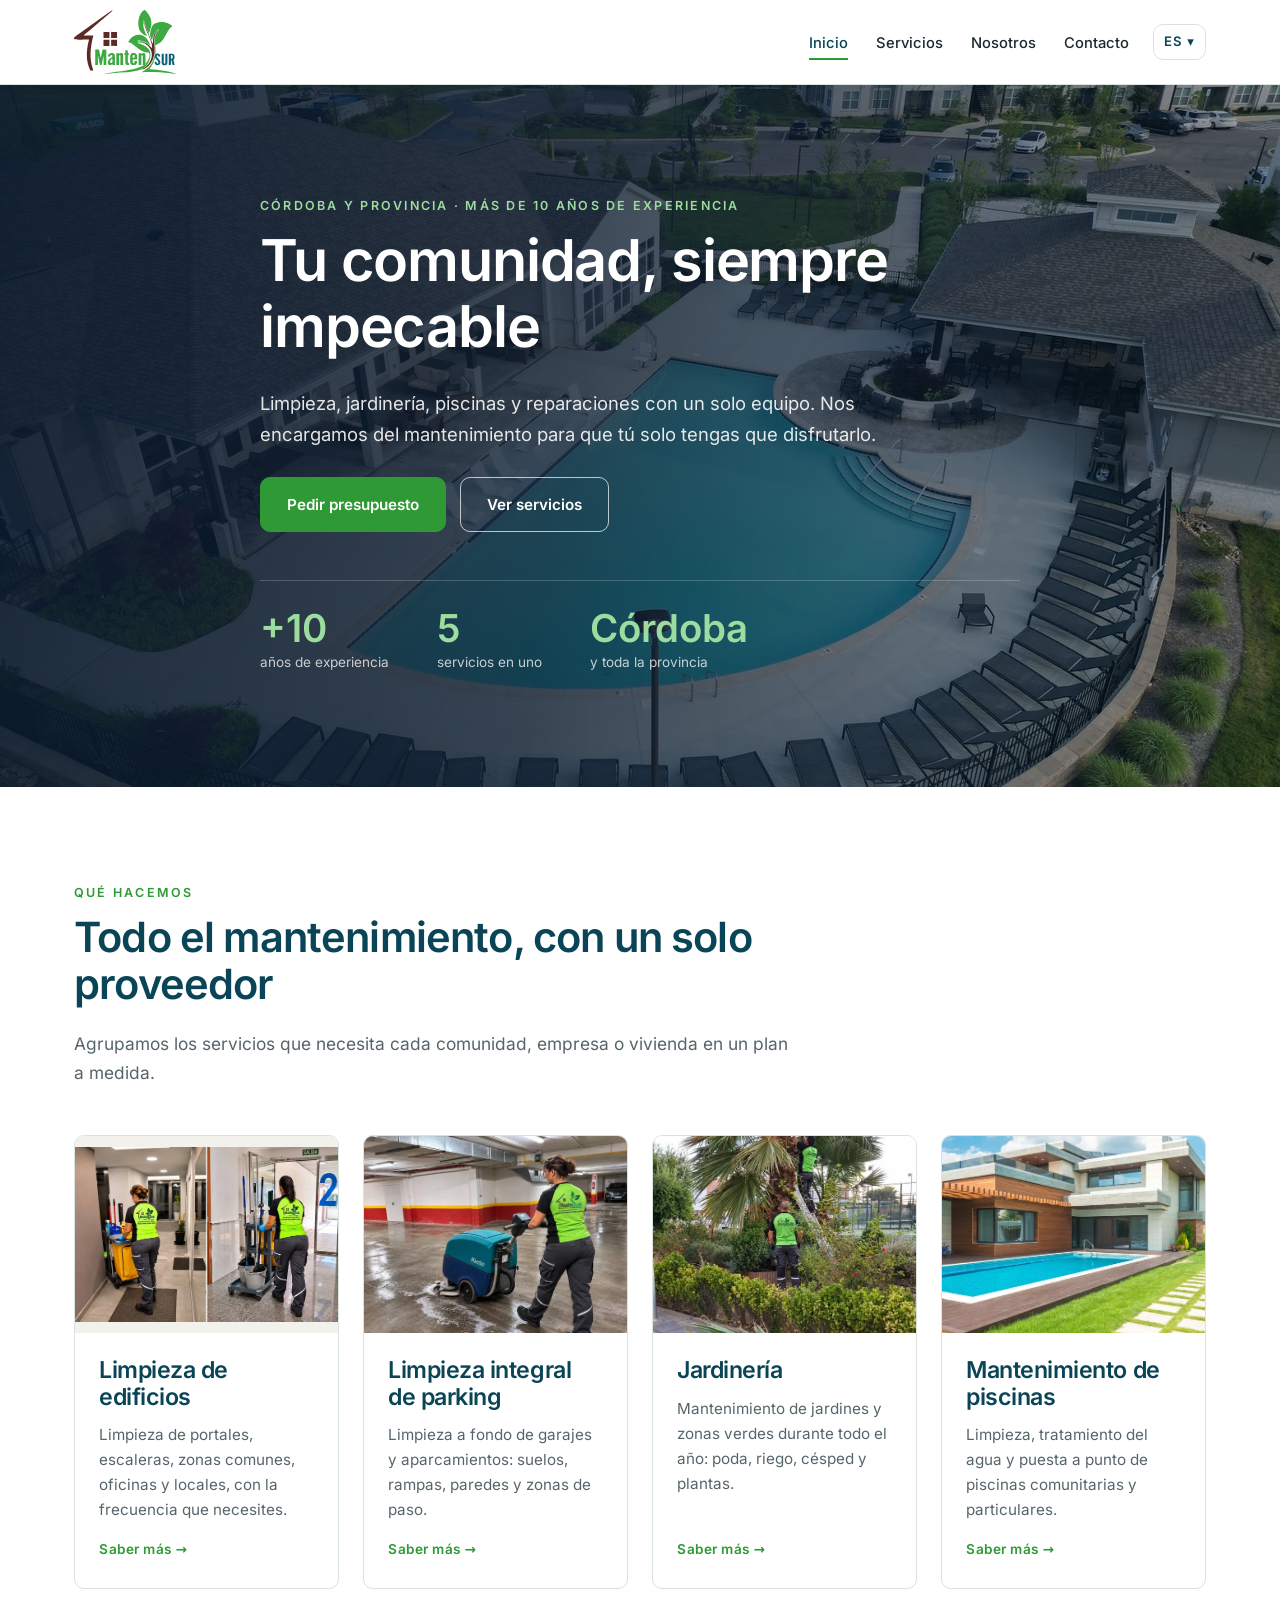
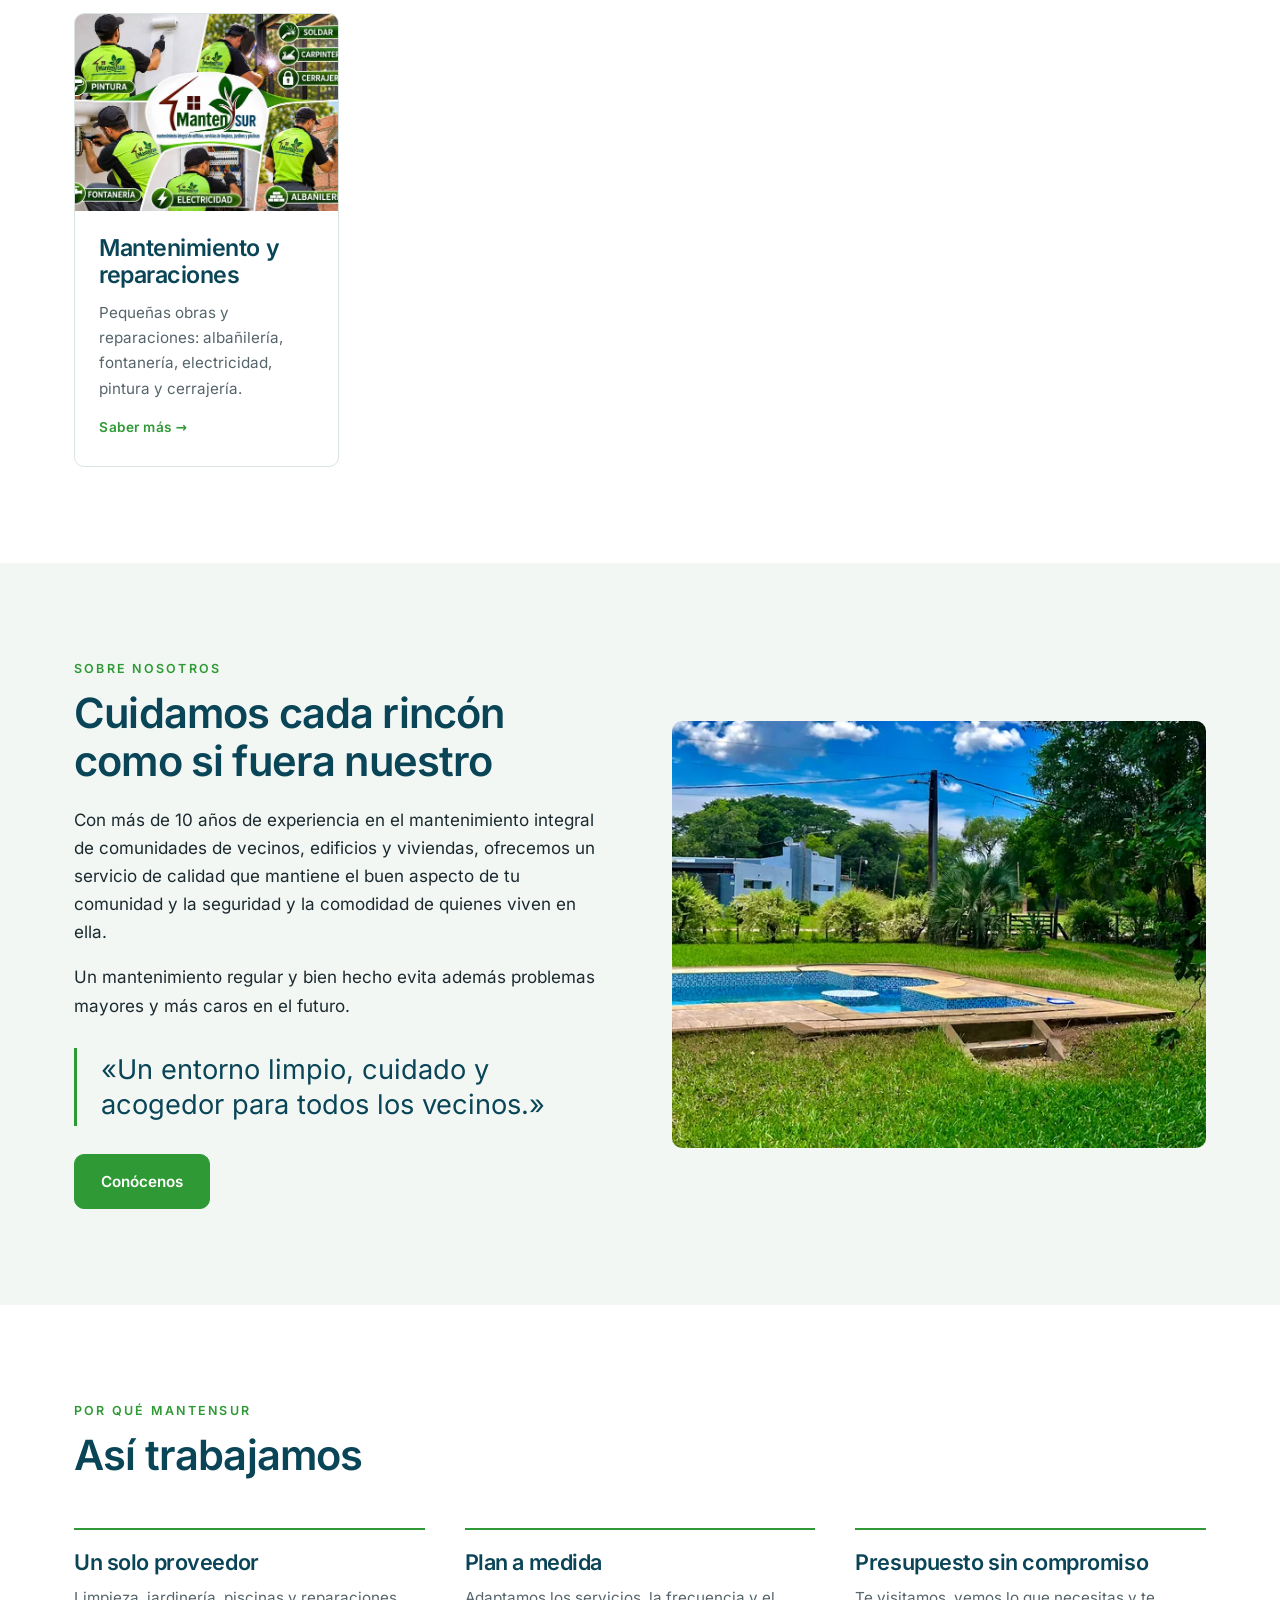
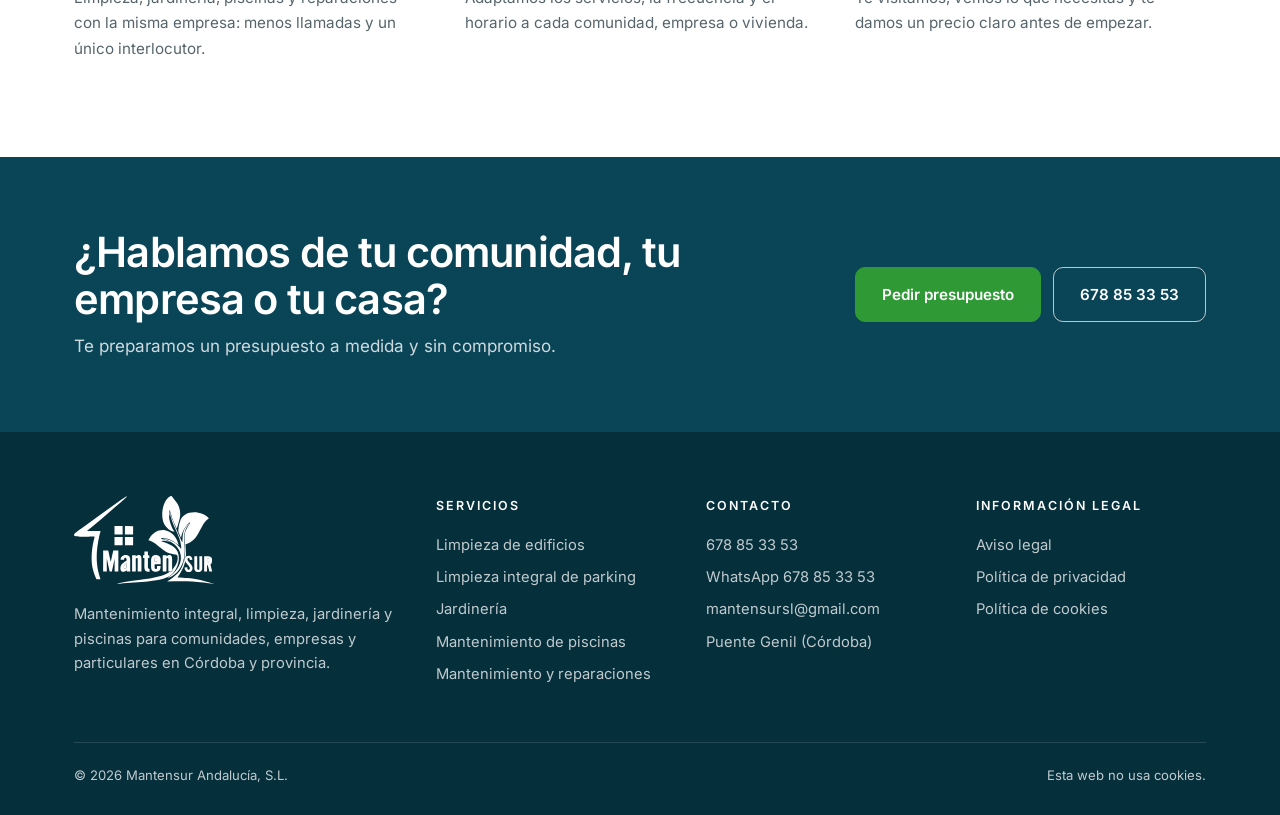
<file: index.html>
<!doctype html>
<html lang="es">
<head>
<meta charset="utf-8">
<meta name="viewport" content="width=device-width, initial-scale=1">
<title>Mantensur · Mantenimiento de comunidades, limpieza, jardinería y piscinas en Córdoba</title>
<meta name="description" content="Mantenimiento integral de comunidades, empresas y particulares en Córdoba y provincia: limpieza de edificios, jardinería, mantenimiento de piscinas y reparaciones. Presupuesto sin compromiso.">
<link rel="canonical" href="https://www.mantensur.com/">
<link rel="alternate" hreflang="es" href="https://www.mantensur.com/"><link rel="alternate" hreflang="en" href="https://www.mantensur.com/en/"><link rel="alternate" hreflang="x-default" href="https://www.mantensur.com/">
<meta property="og:type" content="website">
<meta property="og:title" content="Mantensur · Mantenimiento de comunidades, limpieza, jardinería y piscinas en Córdoba">
<meta property="og:description" content="Mantenimiento integral de comunidades, empresas y particulares en Córdoba y provincia: limpieza de edificios, jardinería, mantenimiento de piscinas y reparaciones. Presupuesto sin compromiso.">
<meta property="og:url" content="https://www.mantensur.com/">
<meta property="og:image" content="https://www.mantensur.com/img/compartir.jpg">
<meta property="og:locale" content="es_ES">
<meta name="theme-color" content="#0a4557">
<link rel="icon" href="/favicon.svg" type="image/svg+xml">
<link rel="preload" href="/fuentes/inter-latin-400-normal.woff2" as="font" type="font/woff2" crossorigin>
<link rel="stylesheet" href="/estilo.css?v=f1481cd4">
<script type="application/ld+json">{"@context": "https://schema.org", "@type": "HomeAndConstructionBusiness", "name": "Mantensur Andalucía, S.L.", "alternateName": "Mantensur", "url": "https://www.mantensur.com/", "image": "https://www.mantensur.com/img/compartir.jpg", "logo": "https://www.mantensur.com/img/logo.svg", "telephone": "+34678853353", "email": "mantensursl@gmail.com", "description": "Mantenimiento integral de comunidades, empresas y particulares en Córdoba y provincia: limpieza de edificios, jardinería, mantenimiento de piscinas y reparaciones. Presupuesto sin compromiso.", "address": {"@type": "PostalAddress", "postalCode": "14500", "addressLocality": "Puente Genil", "addressRegion": "Córdoba", "addressCountry": "ES"}, "areaServed": {"@type": "AdministrativeArea", "name": "Provincia de Córdoba"}}</script>
</head>
<body>
<a class="saltar" href="#contenido">Saltar al contenido</a>
<header class="cabecera"><div class="contenedor">
<a class="logo" href="/" aria-label="Mantensur, ir al inicio"><img src="/img/logo.svg?v=1" width="3146" height="1975" alt="Mantensur"></a>
<nav aria-label="Menú principal"><ul class="menu"><li><a href="/" aria-current="page">Inicio</a></li><li><a href="/servicios/">Servicios</a></li><li><a href="/nosotros/">Nosotros</a></li><li><a href="/contacto/">Contacto</a></li></ul></nav>
<div class="idiomas"><button type="button" aria-expanded="false" aria-label="Cambiar de idioma">ES ▾</button><ul><li><a href="/" hreflang="es" lang="es" aria-current="true">Español</a></li><li><a href="/en/" hreflang="en" lang="en">English</a></li></ul></div>
<button class="boton-menu" type="button" aria-expanded="false" aria-label="Abrir el menú"><svg viewBox="0 0 24 24" fill="none" stroke="currentColor" stroke-width="1.8"><path d="M4 7h16M4 12h16M4 17h16"/></svg></button>
</div></header>
<main id="contenido">
<section class="portada">
<picture><img src="/img/portada-1920.webp?v=65b18720" srcset="/img/portada-768.webp?v=8f321434 768w, /img/portada-1280.webp?v=d0c0d764 1280w, /img/portada-1920.webp?v=65b18720 1920w" sizes="100vw" alt="Piscina comunitaria de una urbanización rodeada de jardines" loading="eager" decoding="async" fetchpriority="high"></picture>
<div class="contenedor">
<span class="antetitulo">Córdoba y provincia · Más de 10 años de experiencia</span>
<h1>Tu comunidad, siempre impecable</h1>
<p>Limpieza, jardinería, piscinas y reparaciones con un solo equipo. Nos encargamos del mantenimiento para que tú solo tengas que disfrutarlo.</p>
<div class="acciones"><a class="boton" href="/contacto/">Pedir presupuesto</a><a class="boton claro" href="/servicios/">Ver servicios</a></div>
<div class="cifras"><div><b>+10</b><span>años de experiencia</span></div><div><b>5</b><span>servicios en uno</span></div><div><b>Córdoba</b><span>y toda la provincia</span></div></div>
</div></section>

<section class="seccion"><div class="contenedor">
<div class="cabeza"><span class="antetitulo">Qué hacemos</span><h2>Todo el mantenimiento, con un solo proveedor</h2><p>Agrupamos los servicios que necesita cada comunidad, empresa o vivienda en un plan a medida.</p></div>
<div class="servicios"><a class="servicio" href="/servicios/#limpieza-de-edificios">
<img src="/img/limpieza-1100.webp?v=dc2efbbf" srcset="/img/limpieza-640.webp?v=5e96f735 640w, /img/limpieza-1100.webp?v=dc2efbbf 1100w" sizes="(max-width:600px) 100vw, (max-width:1080px) 50vw, 280px" alt="Limpiadora de Mantensur fregando el suelo de un vestíbulo" loading="lazy" decoding="async">
<div><h3>Limpieza de edificios</h3><p>Limpieza de portales, escaleras, zonas comunes, oficinas y locales, con la frecuencia que necesites.</p><span>Saber más →</span></div></a><a class="servicio" href="/servicios/#limpieza-integral-de-parking">
<img src="/img/parking-1100.webp?v=8e095142" srcset="/img/parking-640.webp?v=b16490be 640w, /img/parking-1100.webp?v=8e095142 1100w" sizes="(max-width:600px) 100vw, (max-width:1080px) 50vw, 280px" alt="Garaje comunitario con el suelo recién fregado" loading="lazy" decoding="async">
<div><h3>Limpieza integral de parking</h3><p>Limpieza a fondo de garajes y aparcamientos: suelos, rampas, paredes y zonas de paso.</p><span>Saber más →</span></div></a><a class="servicio" href="/servicios/#jardineria">
<img src="/img/jardineria2-1100.webp?v=d43c5666" srcset="/img/jardineria2-640.webp?v=6a77e232 640w, /img/jardineria2-1100.webp?v=d43c5666 1100w" sizes="(max-width:600px) 100vw, (max-width:1080px) 50vw, 280px" alt="Jardinero cortando el césped con un cortacésped" loading="lazy" decoding="async">
<div><h3>Jardinería</h3><p>Mantenimiento de jardines y zonas verdes durante todo el año: poda, riego, césped y plantas.</p><span>Saber más →</span></div></a><a class="servicio" href="/servicios/#mantenimiento-de-piscinas">
<img src="/img/piscinas-1100.webp?v=a8974e37" srcset="/img/piscinas-640.webp?v=615e031b 640w, /img/piscinas-1100.webp?v=a8974e37 1100w" sizes="(max-width:600px) 100vw, (max-width:1080px) 50vw, 280px" alt="Piscina de una vivienda con césped y tarima" loading="lazy" decoding="async">
<div><h3>Mantenimiento de piscinas</h3><p>Limpieza, tratamiento del agua y puesta a punto de piscinas comunitarias y particulares.</p><span>Saber más →</span></div></a><a class="servicio" href="/servicios/#mantenimiento-y-reparaciones">
<img src="/img/reparaciones2-1100.webp?v=25119165" srcset="/img/reparaciones2-640.webp?v=c30a1226 640w, /img/reparaciones2-1100.webp?v=25119165 1100w" sizes="(max-width:600px) 100vw, (max-width:1080px) 50vw, 280px" alt="Operarios de Mantensur pintando, soldando, haciendo fontanería, electricidad y albañilería" loading="lazy" decoding="async">
<div><h3>Mantenimiento y reparaciones</h3><p>Pequeñas obras y reparaciones: albañilería, fontanería, electricidad, pintura y cerrajería.</p><span>Saber más →</span></div></a></div>
</div></section>

<section class="seccion papel"><div class="contenedor dos">
<div><span class="antetitulo">Sobre nosotros</span><h2>Cuidamos cada rincón como si fuera nuestro</h2>
<p>Con más de 10 años de experiencia en el mantenimiento integral de comunidades de vecinos, edificios y viviendas, ofrecemos un servicio de calidad que mantiene el buen aspecto de tu comunidad y la seguridad y la comodidad de quienes viven en ella.</p><p>Un mantenimiento regular y bien hecho evita además problemas mayores y más caros en el futuro.</p>
<p class="cita">«Un entorno limpio, cuidado y acogedor para todos los vecinos.»</p>
<a class="boton" href="/nosotros/">Conócenos</a>
</div>
<div><img src="/img/jardin-1600.webp?v=dee39791" srcset="/img/jardin-640.webp?v=f608b4de 640w, /img/jardin-1100.webp?v=9da843fe 1100w, /img/jardin-1600.webp?v=dee39791 1600w" sizes="(max-width:900px) 100vw, 560px" alt="Jardín con césped cuidado y piscina" loading="lazy" decoding="async"></div>
</div></section>

<section class="seccion"><div class="contenedor">
<div class="cabeza"><span class="antetitulo">Por qué Mantensur</span><h2>Así trabajamos</h2></div>
<div class="ventajas"><div class="ventaja"><h3>Un solo proveedor</h3><p>Limpieza, jardinería, piscinas y reparaciones con la misma empresa: menos llamadas y un único interlocutor.</p></div><div class="ventaja"><h3>Plan a medida</h3><p>Adaptamos los servicios, la frecuencia y el horario a cada comunidad, empresa o vivienda.</p></div><div class="ventaja"><h3>Presupuesto sin compromiso</h3><p>Te visitamos, vemos lo que necesitas y te damos un precio claro antes de empezar.</p></div></div>
</div></section>
<section class="llamada"><div class="contenedor">
<div><h2>¿Hablamos de tu comunidad, tu empresa o tu casa?</h2><p>Te preparamos un presupuesto a medida y sin compromiso.</p></div>
<div style="display:flex;gap:12px;flex-wrap:wrap"><a class="boton" href="/contacto/">Pedir presupuesto</a><a class="boton claro" href="tel:+34678853353">678 85 33 53</a></div>
</div></section>
</main>
<footer class="pie"><div class="contenedor">
<div class="rejilla">
<div><a class="logo" href="/" aria-label="Mantensur, ir al inicio"><img src="/img/logo-blanco.svg?v=1" width="3146" height="1975" alt="Mantensur"></a><p style="margin-top:18px">Mantenimiento integral, limpieza, jardinería y piscinas para comunidades, empresas y particulares en Córdoba y provincia.</p></div>
<div><h4>Servicios</h4><ul><li><a href="/servicios/#limpieza-de-edificios">Limpieza de edificios</a></li><li><a href="/servicios/#limpieza-integral-de-parking">Limpieza integral de parking</a></li><li><a href="/servicios/#jardineria">Jardinería</a></li><li><a href="/servicios/#mantenimiento-de-piscinas">Mantenimiento de piscinas</a></li><li><a href="/servicios/#mantenimiento-y-reparaciones">Mantenimiento y reparaciones</a></li></ul></div>
<div><h4>Contacto</h4><ul>
<li><a href="tel:+34678853353">678 85 33 53</a></li>
<li><a href="https://wa.me/34678853353" target="_blank" rel="noopener" title="WhatsApp">WhatsApp <span style="white-space:nowrap">678 85 33 53</span></a></li>
<li><a href="mailto:mantensursl@gmail.com">mantensursl@gmail.com</a></li>
<li>Puente Genil (Córdoba)</li></ul></div>
<div><h4>Información legal</h4><ul><li><a href="/aviso-legal/">Aviso legal</a></li><li><a href="/privacidad/">Política de privacidad</a></li><li><a href="/cookies/">Política de cookies</a></li></ul></div>
</div>
<div class="bajo"><span>© 2026 Mantensur Andalucía, S.L.</span><span>Esta web no usa cookies.</span></div>
</div></footer>
<script src="/web.js" defer></script>
</body>
</html>
</file>
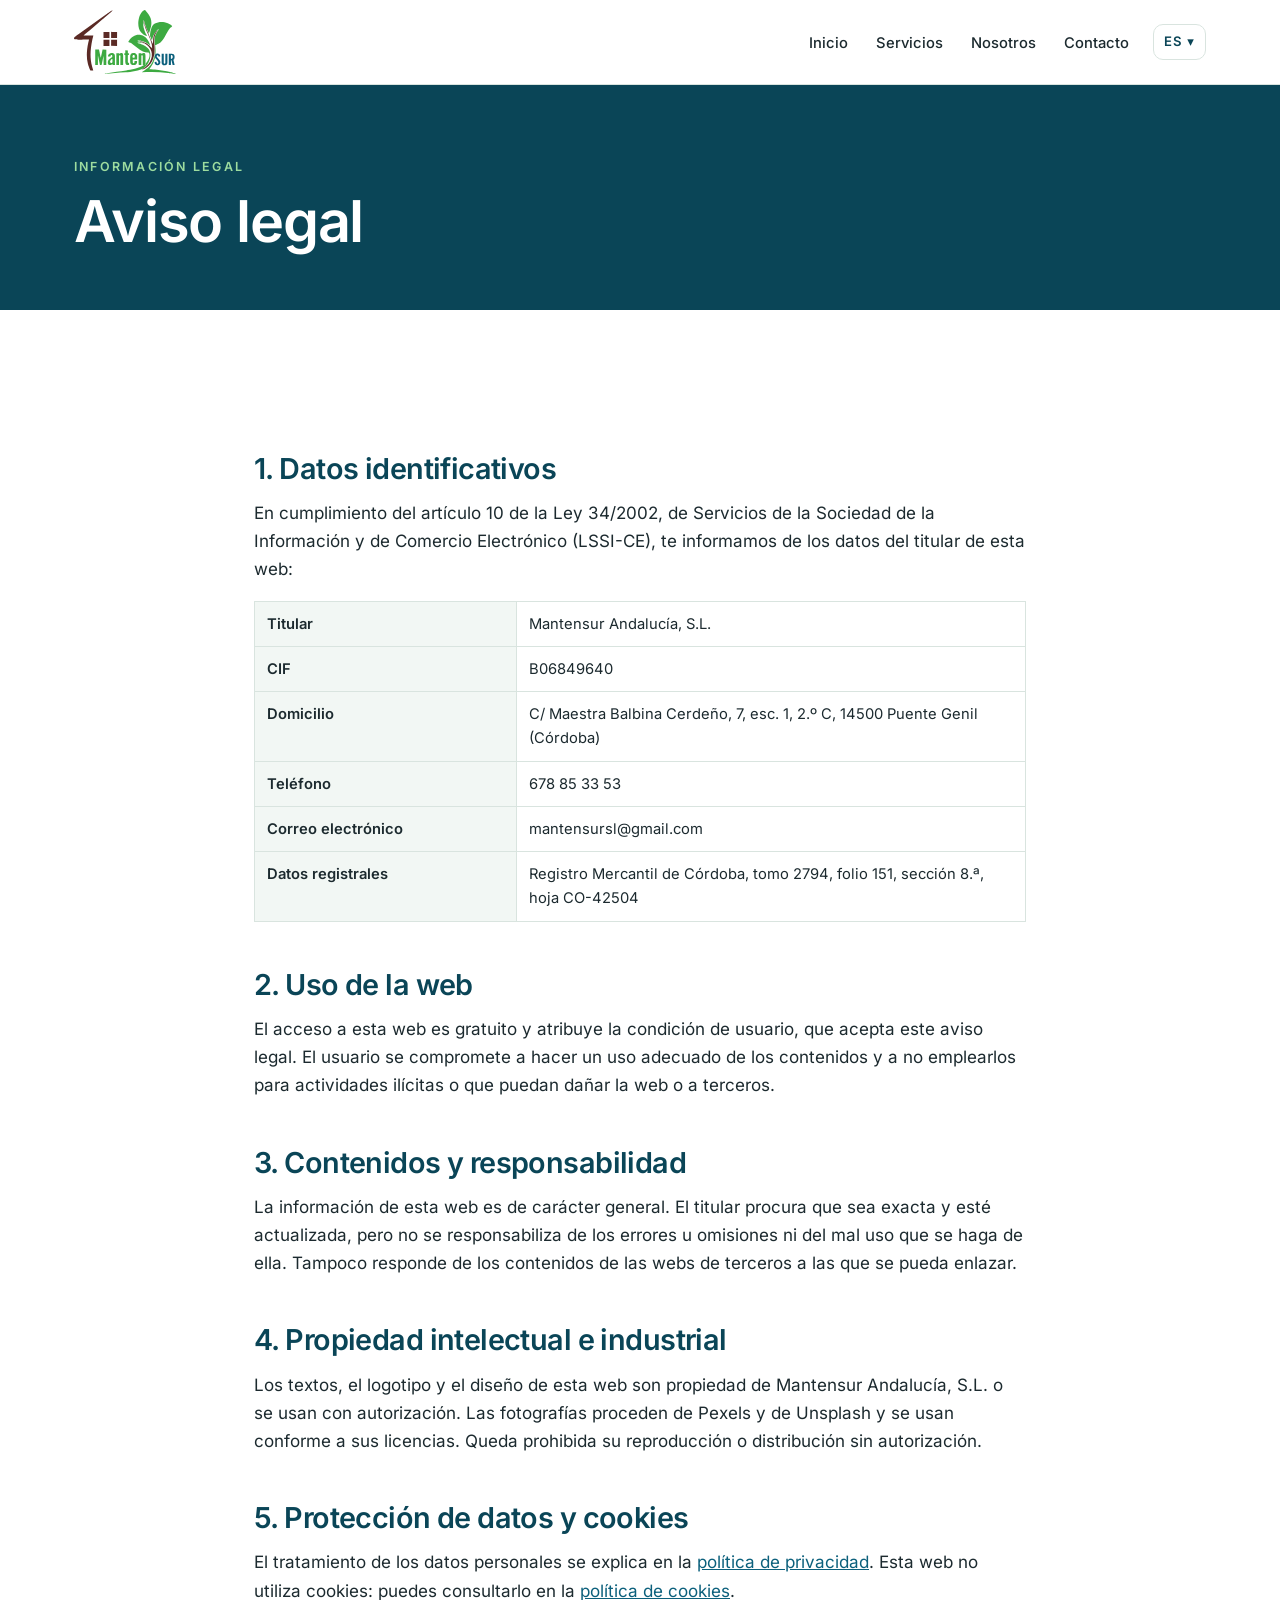
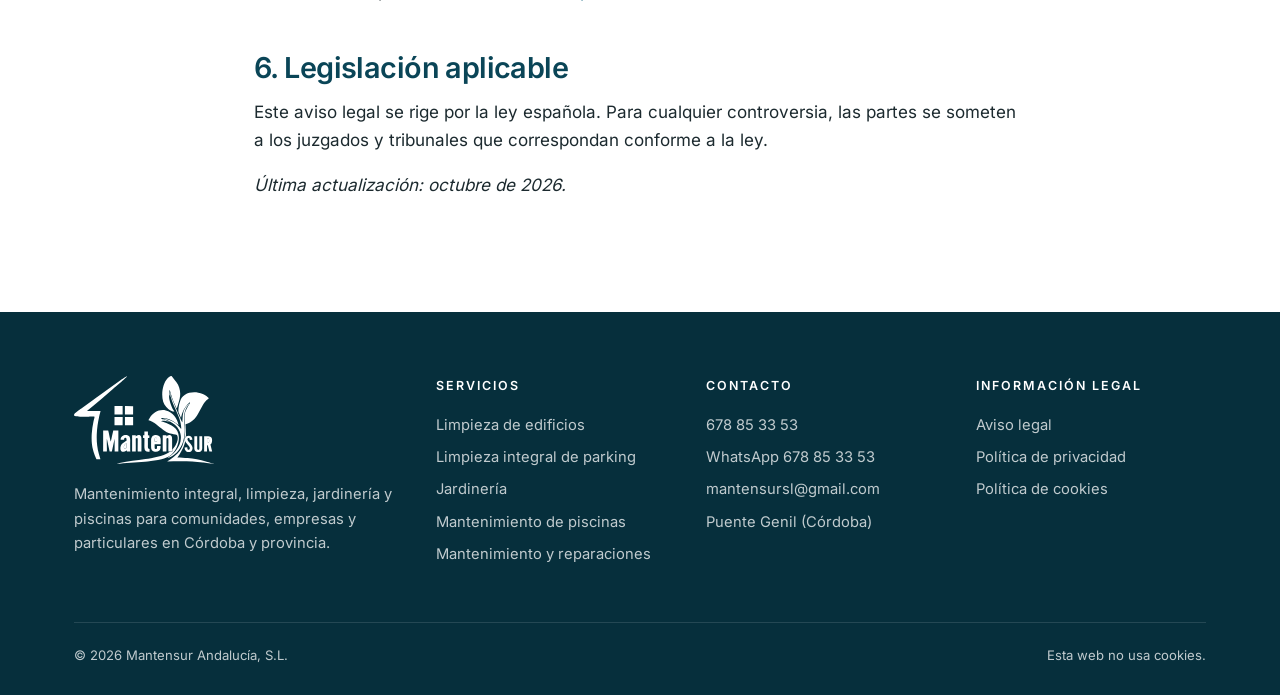
<file: aviso-legal/index.html>
<!doctype html>
<html lang="es">
<head>
<meta charset="utf-8">
<meta name="viewport" content="width=device-width, initial-scale=1">
<title>Aviso legal · Mantensur</title>
<meta name="description" content="Aviso legal de la web de Mantensur Andalucía, S.L.">
<link rel="canonical" href="https://www.mantensur.com/aviso-legal/">
<link rel="alternate" hreflang="es" href="https://www.mantensur.com/aviso-legal/"><link rel="alternate" hreflang="en" href="https://www.mantensur.com/en/legal-notice/"><link rel="alternate" hreflang="x-default" href="https://www.mantensur.com/aviso-legal/">
<meta property="og:type" content="website">
<meta property="og:title" content="Aviso legal · Mantensur">
<meta property="og:description" content="Aviso legal de la web de Mantensur Andalucía, S.L.">
<meta property="og:url" content="https://www.mantensur.com/aviso-legal/">
<meta property="og:image" content="https://www.mantensur.com/img/compartir.jpg">
<meta property="og:locale" content="es_ES">
<meta name="theme-color" content="#0a4557">
<link rel="icon" href="/favicon.svg" type="image/svg+xml">
<link rel="preload" href="/fuentes/inter-latin-400-normal.woff2" as="font" type="font/woff2" crossorigin>
<link rel="stylesheet" href="/estilo.css?v=f1481cd4">

</head>
<body>
<a class="saltar" href="#contenido">Saltar al contenido</a>
<header class="cabecera"><div class="contenedor">
<a class="logo" href="/" aria-label="Mantensur, ir al inicio"><img src="/img/logo.svg?v=1" width="3146" height="1975" alt="Mantensur"></a>
<nav aria-label="Menú principal"><ul class="menu"><li><a href="/">Inicio</a></li><li><a href="/servicios/">Servicios</a></li><li><a href="/nosotros/">Nosotros</a></li><li><a href="/contacto/">Contacto</a></li></ul></nav>
<div class="idiomas"><button type="button" aria-expanded="false" aria-label="Cambiar de idioma">ES ▾</button><ul><li><a href="/aviso-legal/" hreflang="es" lang="es" aria-current="true">Español</a></li><li><a href="/en/legal-notice/" hreflang="en" lang="en">English</a></li></ul></div>
<button class="boton-menu" type="button" aria-expanded="false" aria-label="Abrir el menú"><svg viewBox="0 0 24 24" fill="none" stroke="currentColor" stroke-width="1.8"><path d="M4 7h16M4 12h16M4 17h16"/></svg></button>
</div></header>
<main id="contenido">
<section class="titular"><div class="contenedor"><span class="antetitulo">Información legal</span><h1>Aviso legal</h1></div></section><section class="seccion"><div class="contenedor legal">
<h2>1. Datos identificativos</h2>
<p>En cumplimiento del artículo 10 de la Ley 34/2002, de Servicios de la Sociedad de la Información y de Comercio Electrónico (LSSI-CE), te informamos de los datos del titular de esta web:</p>
<table>
<tr><th>Titular</th><td>Mantensur Andalucía, S.L.</td></tr>
<tr><th>CIF</th><td>B06849640</td></tr>
<tr><th>Domicilio</th><td>C/ Maestra Balbina Cerdeño, 7, esc. 1, 2.º C, 14500 Puente Genil (Córdoba)</td></tr>
<tr><th>Teléfono</th><td>678 85 33 53</td></tr>
<tr><th>Correo electrónico</th><td>mantensursl@gmail.com</td></tr>
<tr><th>Datos registrales</th><td>Registro Mercantil de Córdoba, tomo 2794, folio 151, sección 8.ª, hoja CO-42504</td></tr>
</table>
<h2>2. Uso de la web</h2>
<p>El acceso a esta web es gratuito y atribuye la condición de usuario, que acepta este aviso legal. El usuario se compromete a hacer un uso adecuado de los contenidos y a no emplearlos para actividades ilícitas o que puedan dañar la web o a terceros.</p>
<h2>3. Contenidos y responsabilidad</h2>
<p>La información de esta web es de carácter general. El titular procura que sea exacta y esté actualizada, pero no se responsabiliza de los errores u omisiones ni del mal uso que se haga de ella. Tampoco responde de los contenidos de las webs de terceros a las que se pueda enlazar.</p>
<h2>4. Propiedad intelectual e industrial</h2>
<p>Los textos, el logotipo y el diseño de esta web son propiedad de Mantensur Andalucía, S.L. o se usan con autorización. Las fotografías proceden de Pexels y de Unsplash y se usan conforme a sus licencias. Queda prohibida su reproducción o distribución sin autorización.</p>
<h2>5. Protección de datos y cookies</h2>
<p>El tratamiento de los datos personales se explica en la <a href="/privacidad/">política de privacidad</a>. Esta web no utiliza cookies: puedes consultarlo en la <a href="/cookies/">política de cookies</a>.</p>
<h2>6. Legislación aplicable</h2>
<p>Este aviso legal se rige por la ley española. Para cualquier controversia, las partes se someten a los juzgados y tribunales que correspondan conforme a la ley.</p>
<p><em>Última actualización: octubre de 2026.</em></p>
</div></section>
</main>
<footer class="pie"><div class="contenedor">
<div class="rejilla">
<div><a class="logo" href="/" aria-label="Mantensur, ir al inicio"><img src="/img/logo-blanco.svg?v=1" width="3146" height="1975" alt="Mantensur"></a><p style="margin-top:18px">Mantenimiento integral, limpieza, jardinería y piscinas para comunidades, empresas y particulares en Córdoba y provincia.</p></div>
<div><h4>Servicios</h4><ul><li><a href="/servicios/#limpieza-de-edificios">Limpieza de edificios</a></li><li><a href="/servicios/#limpieza-integral-de-parking">Limpieza integral de parking</a></li><li><a href="/servicios/#jardineria">Jardinería</a></li><li><a href="/servicios/#mantenimiento-de-piscinas">Mantenimiento de piscinas</a></li><li><a href="/servicios/#mantenimiento-y-reparaciones">Mantenimiento y reparaciones</a></li></ul></div>
<div><h4>Contacto</h4><ul>
<li><a href="tel:+34678853353">678 85 33 53</a></li>
<li><a href="https://wa.me/34678853353" target="_blank" rel="noopener" title="WhatsApp">WhatsApp <span style="white-space:nowrap">678 85 33 53</span></a></li>
<li><a href="mailto:mantensursl@gmail.com">mantensursl@gmail.com</a></li>
<li>Puente Genil (Córdoba)</li></ul></div>
<div><h4>Información legal</h4><ul><li><a href="/aviso-legal/">Aviso legal</a></li><li><a href="/privacidad/">Política de privacidad</a></li><li><a href="/cookies/">Política de cookies</a></li></ul></div>
</div>
<div class="bajo"><span>© 2026 Mantensur Andalucía, S.L.</span><span>Esta web no usa cookies.</span></div>
</div></footer>
<script src="/web.js" defer></script>
</body>
</html>
</file>
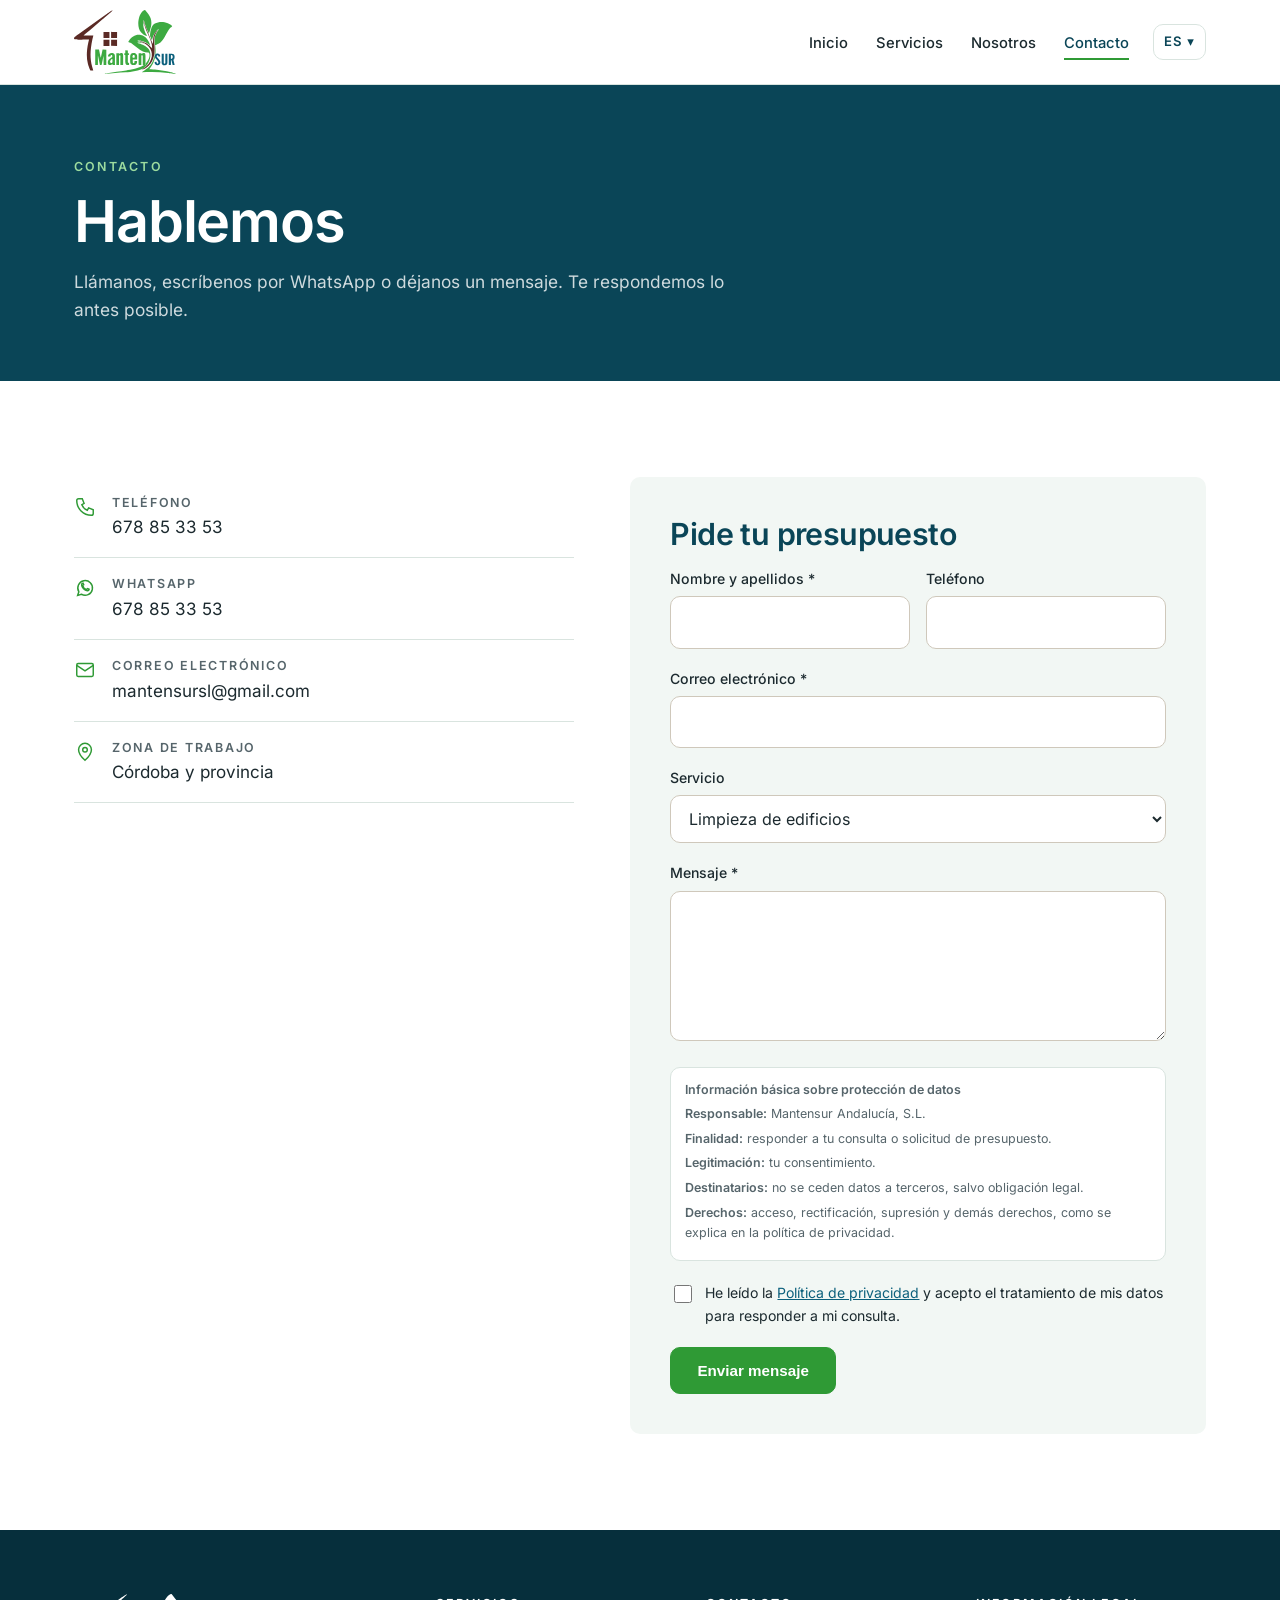
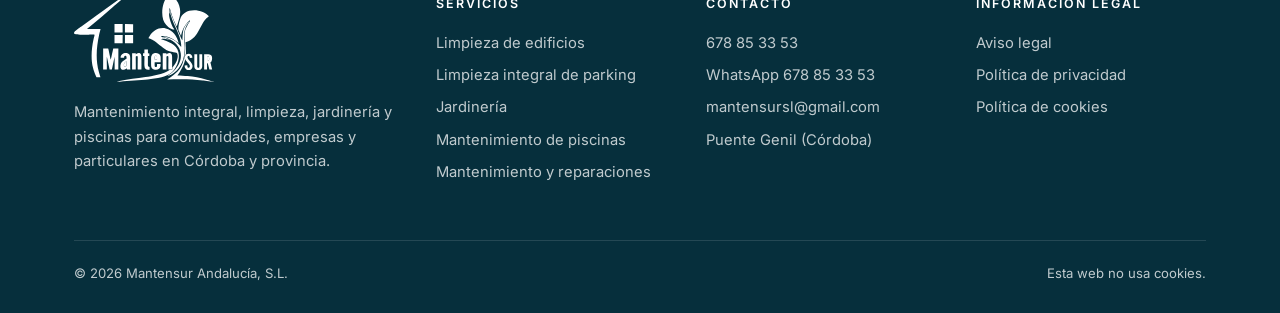
<file: contacto/index.html>
<!doctype html>
<html lang="es">
<head>
<meta charset="utf-8">
<meta name="viewport" content="width=device-width, initial-scale=1">
<title>Hablemos · Mantensur</title>
<meta name="description" content="Contacta con Mantensur en Puente Genil (Córdoba): teléfono, WhatsApp y correo electrónico. Presupuesto sin compromiso.">
<link rel="canonical" href="https://www.mantensur.com/contacto/">
<link rel="alternate" hreflang="es" href="https://www.mantensur.com/contacto/"><link rel="alternate" hreflang="en" href="https://www.mantensur.com/en/contact/"><link rel="alternate" hreflang="x-default" href="https://www.mantensur.com/contacto/">
<meta property="og:type" content="website">
<meta property="og:title" content="Hablemos · Mantensur">
<meta property="og:description" content="Contacta con Mantensur en Puente Genil (Córdoba): teléfono, WhatsApp y correo electrónico. Presupuesto sin compromiso.">
<meta property="og:url" content="https://www.mantensur.com/contacto/">
<meta property="og:image" content="https://www.mantensur.com/img/compartir.jpg">
<meta property="og:locale" content="es_ES">
<meta name="theme-color" content="#0a4557">
<link rel="icon" href="/favicon.svg" type="image/svg+xml">
<link rel="preload" href="/fuentes/inter-latin-400-normal.woff2" as="font" type="font/woff2" crossorigin>
<link rel="stylesheet" href="/estilo.css?v=f1481cd4">

</head>
<body>
<a class="saltar" href="#contenido">Saltar al contenido</a>
<header class="cabecera"><div class="contenedor">
<a class="logo" href="/" aria-label="Mantensur, ir al inicio"><img src="/img/logo.svg?v=1" width="3146" height="1975" alt="Mantensur"></a>
<nav aria-label="Menú principal"><ul class="menu"><li><a href="/">Inicio</a></li><li><a href="/servicios/">Servicios</a></li><li><a href="/nosotros/">Nosotros</a></li><li><a href="/contacto/" aria-current="page">Contacto</a></li></ul></nav>
<div class="idiomas"><button type="button" aria-expanded="false" aria-label="Cambiar de idioma">ES ▾</button><ul><li><a href="/contacto/" hreflang="es" lang="es" aria-current="true">Español</a></li><li><a href="/en/contact/" hreflang="en" lang="en">English</a></li></ul></div>
<button class="boton-menu" type="button" aria-expanded="false" aria-label="Abrir el menú"><svg viewBox="0 0 24 24" fill="none" stroke="currentColor" stroke-width="1.8"><path d="M4 7h16M4 12h16M4 17h16"/></svg></button>
</div></header>
<main id="contenido">
<section class="titular"><div class="contenedor"><span class="antetitulo">Contacto</span><h1>Hablemos</h1><p>Llámanos, escríbenos por WhatsApp o déjanos un mensaje. Te respondemos lo antes posible.</p></div></section>
<section class="seccion"><div class="contenedor contacto">
<div>
<ul class="datos">
<li><svg viewBox="0 0 24 24" fill="none" stroke="currentColor" stroke-width="1.6"><path d="M5 3h4l2 5-2.5 1.5a11 11 0 0 0 6 6L16 13l5 2v4a2 2 0 0 1-2 2A16 16 0 0 1 3 5a2 2 0 0 1 2-2"/></svg><div><b>Teléfono</b><a href="tel:+34678853353">678 85 33 53</a></div></li>
<li><svg viewBox="0 0 24 24" fill="none" stroke="currentColor" stroke-width="1.6"><path d="M4 20l1.3-3.9A8 8 0 1 1 8 18.8z"/><path d="M9.5 9.2c.3 1.9 2.4 4 4.3 4.4l1-1 1.7.8c-.2 1-1 1.6-2 1.5-3-.3-5.9-3.2-6.2-6.2-.1-1 .5-1.8 1.5-2l.8 1.7z"/></svg><div><b>WhatsApp</b><a href="https://wa.me/34678853353" target="_blank" rel="noopener">678 85 33 53</a></div></li>
<li><svg viewBox="0 0 24 24" fill="none" stroke="currentColor" stroke-width="1.6"><rect x="3" y="5" width="18" height="14" rx="1.5"/><path d="m3 7 9 6 9-6"/></svg><div><b>Correo electrónico</b><a href="mailto:mantensursl@gmail.com">mantensursl@gmail.com</a></div></li>
<li><svg viewBox="0 0 24 24" fill="none" stroke="currentColor" stroke-width="1.6"><path d="M12 21s-7-6.2-7-11.5A7 7 0 0 1 19 9.5C19 14.8 12 21 12 21z"/><circle cx="12" cy="9.5" r="2.5"/></svg><div><b>Zona de trabajo</b>Córdoba y provincia</div></li>
</ul>
</div>
<form class="formulario" action="/api/contacto" method="post" data-ok="Gracias. Hemos recibido tu mensaje y te responderemos lo antes posible." data-mal="No se ha podido enviar el mensaje. Por favor, llámanos o escríbenos por WhatsApp o por correo electrónico.">
<h2 style="font-size:1.9rem">Pide tu presupuesto</h2>
<input type="hidden" name="idioma" value="es"><input type="hidden" name="t" value="">
<div class="trampa" aria-hidden="true"><label>Web <input type="text" name="web" tabindex="-1" autocomplete="off"></label></div>
<div class="fila">
<div class="campo"><label for="nombre">Nombre y apellidos *</label><input id="nombre" name="nombre" required maxlength="120" autocomplete="name"></div>
<div class="campo"><label for="telefono">Teléfono</label><input id="telefono" name="telefono" type="tel" maxlength="30" autocomplete="tel"></div>
</div>
<div class="campo"><label for="correo">Correo electrónico *</label><input id="correo" name="correo" type="email" required maxlength="160" autocomplete="email"></div>
<div class="campo"><label for="asunto">Servicio</label><select id="asunto" name="asunto"><option>Limpieza de edificios</option><option>Limpieza integral de parking</option><option>Jardinería</option><option>Mantenimiento de piscinas</option><option>Mantenimiento y reparaciones</option><option>Varios servicios</option><option>Otro asunto</option></select></div>
<div class="campo"><label for="mensaje">Mensaje *</label><textarea id="mensaje" name="mensaje" required maxlength="4000"></textarea></div>
<div class="info-basica"><p><b>Información básica sobre protección de datos</b></p><p><b>Responsable:</b> Mantensur Andalucía, S.L.</p><p><b>Finalidad:</b> responder a tu consulta o solicitud de presupuesto.</p><p><b>Legitimación:</b> tu consentimiento.</p><p><b>Destinatarios:</b> no se ceden datos a terceros, salvo obligación legal.</p><p><b>Derechos:</b> acceso, rectificación, supresión y demás derechos, como se explica en la política de privacidad.</p></div>
<label class="casilla"><input type="checkbox" name="acepto" value="si" required> <span>He leído la <a href="/privacidad/" target="_blank">Política de privacidad</a> y acepto el tratamiento de mis datos para responder a mi consulta.</span></label>
<button class="boton" type="submit">Enviar mensaje</button>
<div class="aviso-form" role="status" aria-live="polite"></div>
</form>
</div></section>
</main>
<footer class="pie"><div class="contenedor">
<div class="rejilla">
<div><a class="logo" href="/" aria-label="Mantensur, ir al inicio"><img src="/img/logo-blanco.svg?v=1" width="3146" height="1975" alt="Mantensur"></a><p style="margin-top:18px">Mantenimiento integral, limpieza, jardinería y piscinas para comunidades, empresas y particulares en Córdoba y provincia.</p></div>
<div><h4>Servicios</h4><ul><li><a href="/servicios/#limpieza-de-edificios">Limpieza de edificios</a></li><li><a href="/servicios/#limpieza-integral-de-parking">Limpieza integral de parking</a></li><li><a href="/servicios/#jardineria">Jardinería</a></li><li><a href="/servicios/#mantenimiento-de-piscinas">Mantenimiento de piscinas</a></li><li><a href="/servicios/#mantenimiento-y-reparaciones">Mantenimiento y reparaciones</a></li></ul></div>
<div><h4>Contacto</h4><ul>
<li><a href="tel:+34678853353">678 85 33 53</a></li>
<li><a href="https://wa.me/34678853353" target="_blank" rel="noopener" title="WhatsApp">WhatsApp <span style="white-space:nowrap">678 85 33 53</span></a></li>
<li><a href="mailto:mantensursl@gmail.com">mantensursl@gmail.com</a></li>
<li>Puente Genil (Córdoba)</li></ul></div>
<div><h4>Información legal</h4><ul><li><a href="/aviso-legal/">Aviso legal</a></li><li><a href="/privacidad/">Política de privacidad</a></li><li><a href="/cookies/">Política de cookies</a></li></ul></div>
</div>
<div class="bajo"><span>© 2026 Mantensur Andalucía, S.L.</span><span>Esta web no usa cookies.</span></div>
</div></footer>
<script src="/web.js" defer></script>
</body>
</html>
</file>
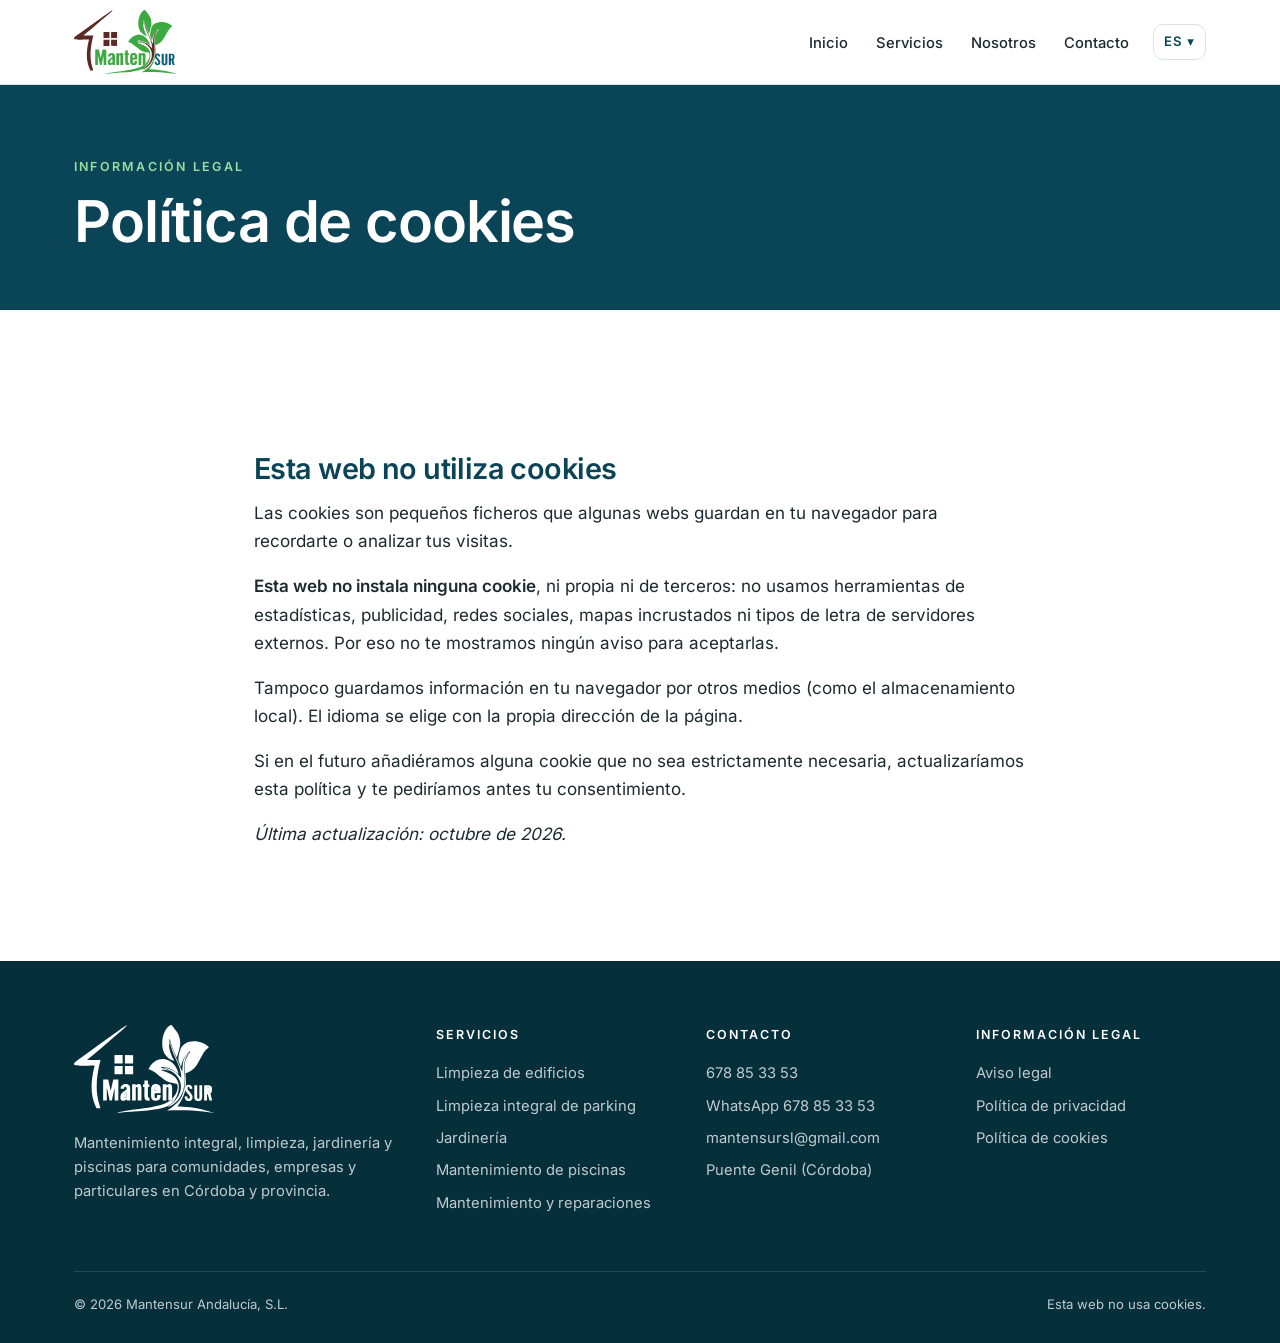
<file: cookies/index.html>
<!doctype html>
<html lang="es">
<head>
<meta charset="utf-8">
<meta name="viewport" content="width=device-width, initial-scale=1">
<title>Política de cookies · Mantensur</title>
<meta name="description" content="Esta web no utiliza cookies.">
<link rel="canonical" href="https://www.mantensur.com/cookies/">
<link rel="alternate" hreflang="es" href="https://www.mantensur.com/cookies/"><link rel="alternate" hreflang="en" href="https://www.mantensur.com/en/cookies/"><link rel="alternate" hreflang="x-default" href="https://www.mantensur.com/cookies/">
<meta property="og:type" content="website">
<meta property="og:title" content="Política de cookies · Mantensur">
<meta property="og:description" content="Esta web no utiliza cookies.">
<meta property="og:url" content="https://www.mantensur.com/cookies/">
<meta property="og:image" content="https://www.mantensur.com/img/compartir.jpg">
<meta property="og:locale" content="es_ES">
<meta name="theme-color" content="#0a4557">
<link rel="icon" href="/favicon.svg" type="image/svg+xml">
<link rel="preload" href="/fuentes/inter-latin-400-normal.woff2" as="font" type="font/woff2" crossorigin>
<link rel="stylesheet" href="/estilo.css?v=f1481cd4">

</head>
<body>
<a class="saltar" href="#contenido">Saltar al contenido</a>
<header class="cabecera"><div class="contenedor">
<a class="logo" href="/" aria-label="Mantensur, ir al inicio"><img src="/img/logo.svg?v=1" width="3146" height="1975" alt="Mantensur"></a>
<nav aria-label="Menú principal"><ul class="menu"><li><a href="/">Inicio</a></li><li><a href="/servicios/">Servicios</a></li><li><a href="/nosotros/">Nosotros</a></li><li><a href="/contacto/">Contacto</a></li></ul></nav>
<div class="idiomas"><button type="button" aria-expanded="false" aria-label="Cambiar de idioma">ES ▾</button><ul><li><a href="/cookies/" hreflang="es" lang="es" aria-current="true">Español</a></li><li><a href="/en/cookies/" hreflang="en" lang="en">English</a></li></ul></div>
<button class="boton-menu" type="button" aria-expanded="false" aria-label="Abrir el menú"><svg viewBox="0 0 24 24" fill="none" stroke="currentColor" stroke-width="1.8"><path d="M4 7h16M4 12h16M4 17h16"/></svg></button>
</div></header>
<main id="contenido">
<section class="titular"><div class="contenedor"><span class="antetitulo">Información legal</span><h1>Política de cookies</h1></div></section><section class="seccion"><div class="contenedor legal">
<h2>Esta web no utiliza cookies</h2>
<p>Las cookies son pequeños ficheros que algunas webs guardan en tu navegador para recordarte o analizar tus visitas.</p>
<p><b>Esta web no instala ninguna cookie</b>, ni propia ni de terceros: no usamos herramientas de estadísticas, publicidad, redes sociales, mapas incrustados ni tipos de letra de servidores externos. Por eso no te mostramos ningún aviso para aceptarlas.</p>
<p>Tampoco guardamos información en tu navegador por otros medios (como el almacenamiento local). El idioma se elige con la propia dirección de la página.</p>
<p>Si en el futuro añadiéramos alguna cookie que no sea estrictamente necesaria, actualizaríamos esta política y te pediríamos antes tu consentimiento.</p>
<p><em>Última actualización: octubre de 2026.</em></p>
</div></section>
</main>
<footer class="pie"><div class="contenedor">
<div class="rejilla">
<div><a class="logo" href="/" aria-label="Mantensur, ir al inicio"><img src="/img/logo-blanco.svg?v=1" width="3146" height="1975" alt="Mantensur"></a><p style="margin-top:18px">Mantenimiento integral, limpieza, jardinería y piscinas para comunidades, empresas y particulares en Córdoba y provincia.</p></div>
<div><h4>Servicios</h4><ul><li><a href="/servicios/#limpieza-de-edificios">Limpieza de edificios</a></li><li><a href="/servicios/#limpieza-integral-de-parking">Limpieza integral de parking</a></li><li><a href="/servicios/#jardineria">Jardinería</a></li><li><a href="/servicios/#mantenimiento-de-piscinas">Mantenimiento de piscinas</a></li><li><a href="/servicios/#mantenimiento-y-reparaciones">Mantenimiento y reparaciones</a></li></ul></div>
<div><h4>Contacto</h4><ul>
<li><a href="tel:+34678853353">678 85 33 53</a></li>
<li><a href="https://wa.me/34678853353" target="_blank" rel="noopener" title="WhatsApp">WhatsApp <span style="white-space:nowrap">678 85 33 53</span></a></li>
<li><a href="mailto:mantensursl@gmail.com">mantensursl@gmail.com</a></li>
<li>Puente Genil (Córdoba)</li></ul></div>
<div><h4>Información legal</h4><ul><li><a href="/aviso-legal/">Aviso legal</a></li><li><a href="/privacidad/">Política de privacidad</a></li><li><a href="/cookies/">Política de cookies</a></li></ul></div>
</div>
<div class="bajo"><span>© 2026 Mantensur Andalucía, S.L.</span><span>Esta web no usa cookies.</span></div>
</div></footer>
<script src="/web.js" defer></script>
</body>
</html>
</file>
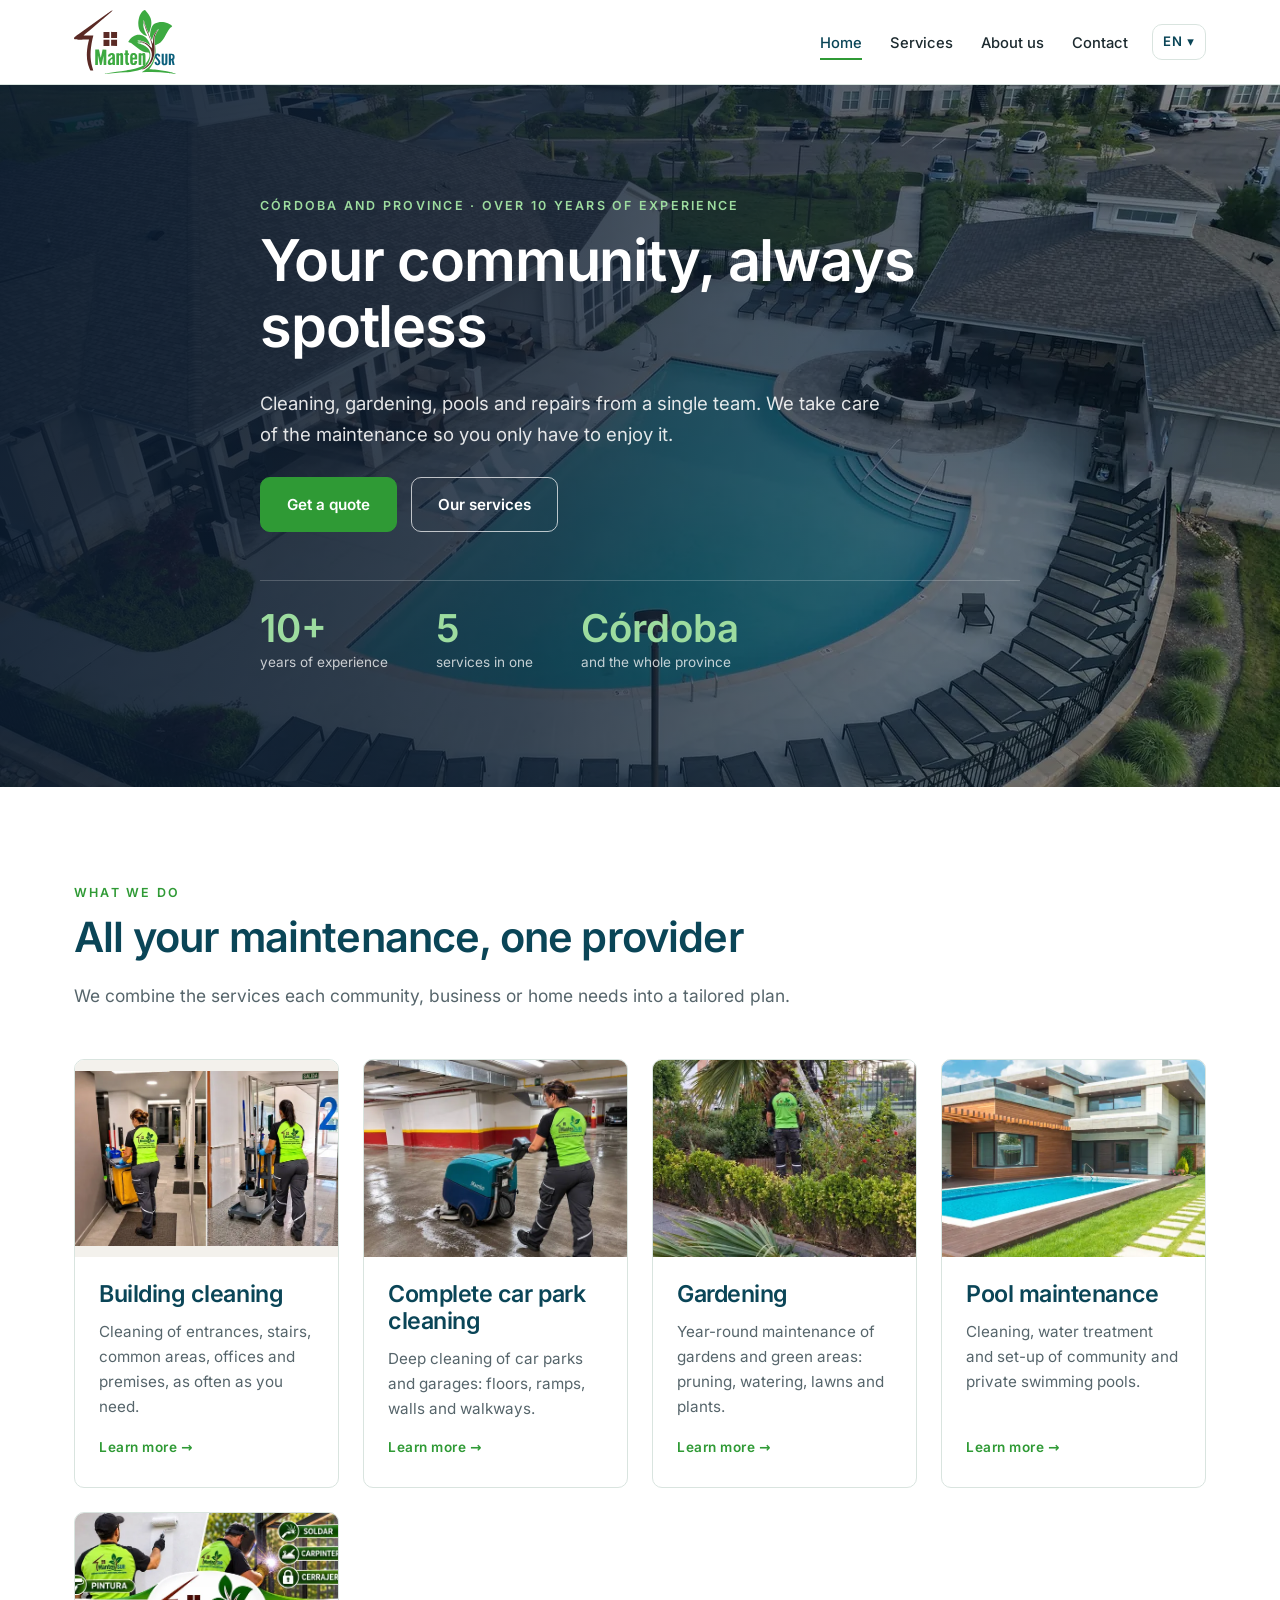
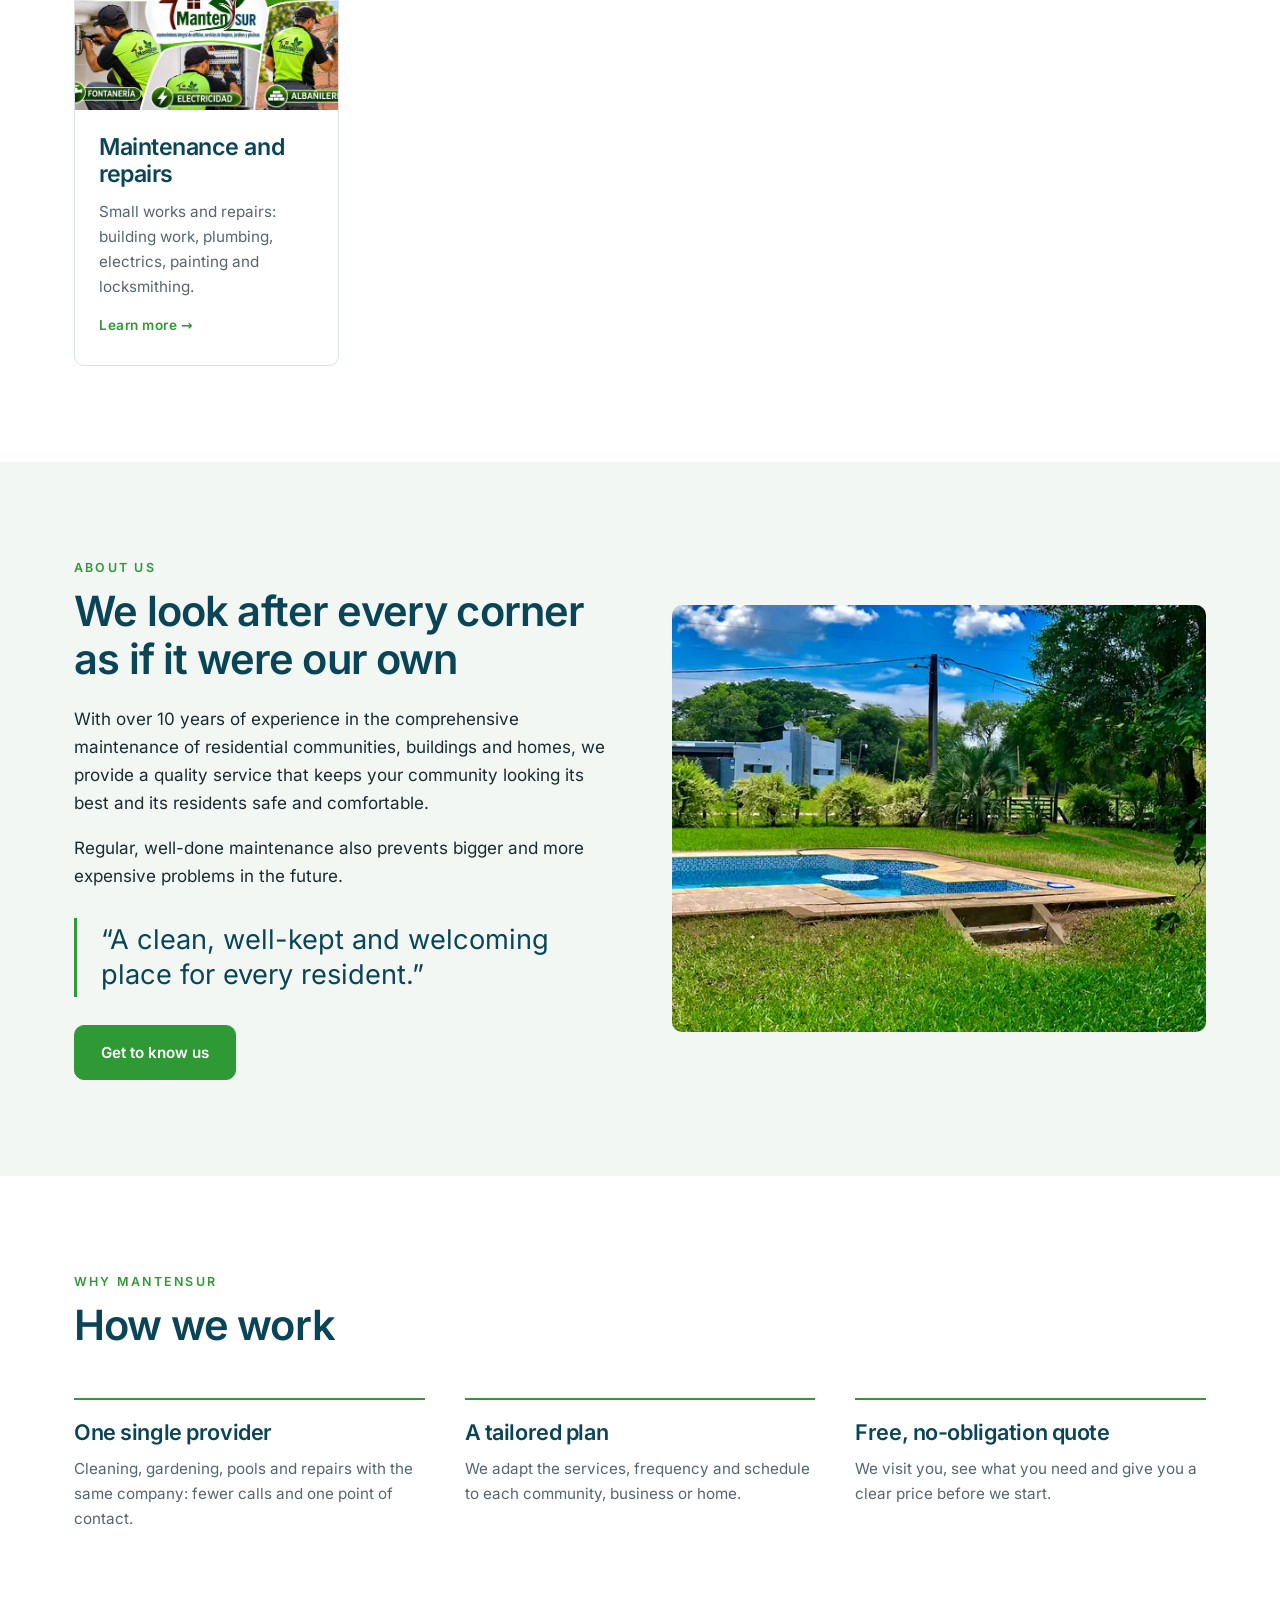
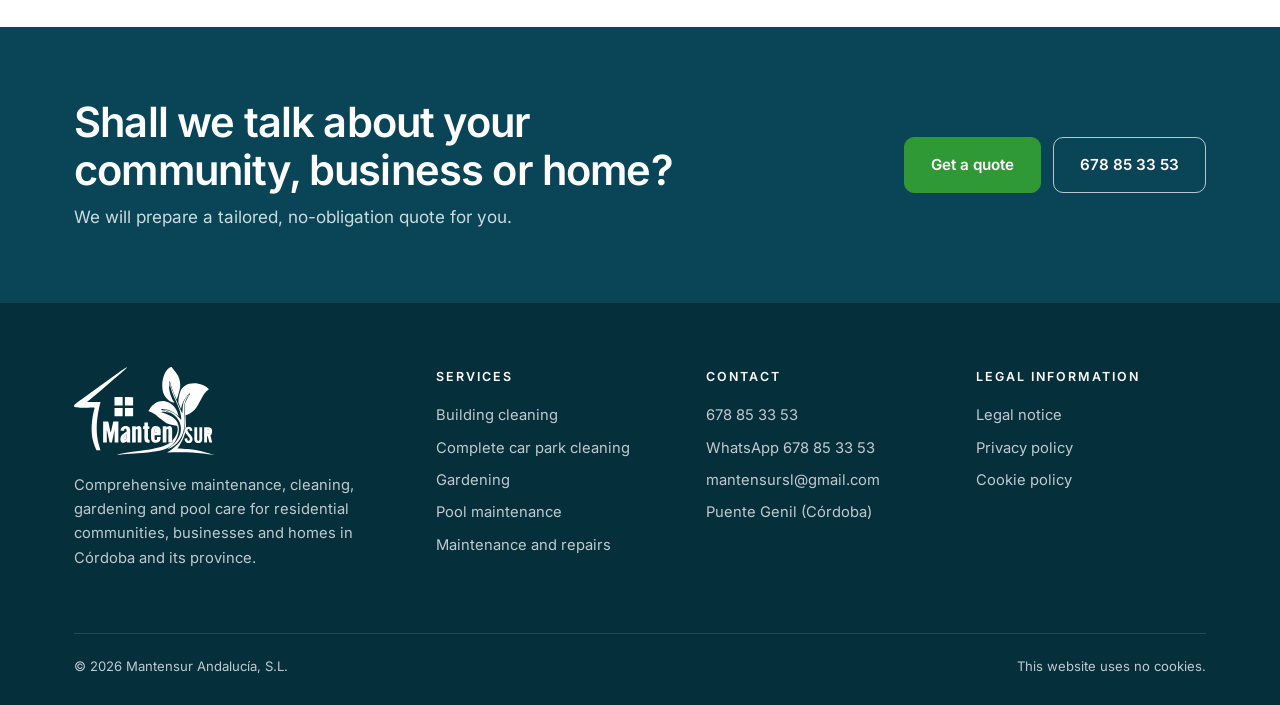
<file: en/index.html>
<!doctype html>
<html lang="en">
<head>
<meta charset="utf-8">
<meta name="viewport" content="width=device-width, initial-scale=1">
<title>Mantensur · Building maintenance, cleaning, gardening and pools in Córdoba</title>
<meta name="description" content="Comprehensive maintenance for residential communities, businesses and homes in Córdoba and its province: building cleaning, gardening, pool maintenance and repairs. Free, no-obligation quote.">
<link rel="canonical" href="https://www.mantensur.com/en/">
<link rel="alternate" hreflang="es" href="https://www.mantensur.com/"><link rel="alternate" hreflang="en" href="https://www.mantensur.com/en/"><link rel="alternate" hreflang="x-default" href="https://www.mantensur.com/">
<meta property="og:type" content="website">
<meta property="og:title" content="Mantensur · Building maintenance, cleaning, gardening and pools in Córdoba">
<meta property="og:description" content="Comprehensive maintenance for residential communities, businesses and homes in Córdoba and its province: building cleaning, gardening, pool maintenance and repairs. Free, no-obligation quote.">
<meta property="og:url" content="https://www.mantensur.com/en/">
<meta property="og:image" content="https://www.mantensur.com/img/compartir.jpg">
<meta property="og:locale" content="en_GB">
<meta name="theme-color" content="#0a4557">
<link rel="icon" href="/favicon.svg" type="image/svg+xml">
<link rel="preload" href="/fuentes/inter-latin-400-normal.woff2" as="font" type="font/woff2" crossorigin>
<link rel="stylesheet" href="/estilo.css?v=f1481cd4">
<script type="application/ld+json">{"@context": "https://schema.org", "@type": "HomeAndConstructionBusiness", "name": "Mantensur Andalucía, S.L.", "alternateName": "Mantensur", "url": "https://www.mantensur.com/en/", "image": "https://www.mantensur.com/img/compartir.jpg", "logo": "https://www.mantensur.com/img/logo.svg", "telephone": "+34678853353", "email": "mantensursl@gmail.com", "description": "Comprehensive maintenance for residential communities, businesses and homes in Córdoba and its province: building cleaning, gardening, pool maintenance and repairs. Free, no-obligation quote.", "address": {"@type": "PostalAddress", "postalCode": "14500", "addressLocality": "Puente Genil", "addressRegion": "Córdoba", "addressCountry": "ES"}, "areaServed": {"@type": "AdministrativeArea", "name": "Provincia de Córdoba"}}</script>
</head>
<body>
<a class="saltar" href="#contenido">Skip to content</a>
<header class="cabecera"><div class="contenedor">
<a class="logo" href="/en/" aria-label="Mantensur, go to the home page"><img src="/img/logo.svg?v=1" width="3146" height="1975" alt="Mantensur"></a>
<nav aria-label="Main menu"><ul class="menu"><li><a href="/en/" aria-current="page">Home</a></li><li><a href="/en/services/">Services</a></li><li><a href="/en/about/">About us</a></li><li><a href="/en/contact/">Contact</a></li></ul></nav>
<div class="idiomas"><button type="button" aria-expanded="false" aria-label="Change language">EN ▾</button><ul><li><a href="/" hreflang="es" lang="es">Español</a></li><li><a href="/en/" hreflang="en" lang="en" aria-current="true">English</a></li></ul></div>
<button class="boton-menu" type="button" aria-expanded="false" aria-label="Open the menu"><svg viewBox="0 0 24 24" fill="none" stroke="currentColor" stroke-width="1.8"><path d="M4 7h16M4 12h16M4 17h16"/></svg></button>
</div></header>
<main id="contenido">
<section class="portada">
<picture><img src="/img/portada-1920.webp?v=65b18720" srcset="/img/portada-768.webp?v=8f321434 768w, /img/portada-1280.webp?v=d0c0d764 1280w, /img/portada-1920.webp?v=65b18720 1920w" sizes="100vw" alt="Community swimming pool in a residential complex surrounded by gardens" loading="eager" decoding="async" fetchpriority="high"></picture>
<div class="contenedor">
<span class="antetitulo">Córdoba and province · Over 10 years of experience</span>
<h1>Your community, always spotless</h1>
<p>Cleaning, gardening, pools and repairs from a single team. We take care of the maintenance so you only have to enjoy it.</p>
<div class="acciones"><a class="boton" href="/en/contact/">Get a quote</a><a class="boton claro" href="/en/services/">Our services</a></div>
<div class="cifras"><div><b>10+</b><span>years of experience</span></div><div><b>5</b><span>services in one</span></div><div><b>Córdoba</b><span>and the whole province</span></div></div>
</div></section>

<section class="seccion"><div class="contenedor">
<div class="cabeza"><span class="antetitulo">What we do</span><h2>All your maintenance, one provider</h2><p>We combine the services each community, business or home needs into a tailored plan.</p></div>
<div class="servicios"><a class="servicio" href="/en/services/#limpieza-de-edificios">
<img src="/img/limpieza-1100.webp?v=dc2efbbf" srcset="/img/limpieza-640.webp?v=5e96f735 640w, /img/limpieza-1100.webp?v=dc2efbbf 1100w" sizes="(max-width:600px) 100vw, (max-width:1080px) 50vw, 280px" alt="Mantensur cleaner mopping the floor of a lobby" loading="lazy" decoding="async">
<div><h3>Building cleaning</h3><p>Cleaning of entrances, stairs, common areas, offices and premises, as often as you need.</p><span>Learn more →</span></div></a><a class="servicio" href="/en/services/#limpieza-integral-de-parking">
<img src="/img/parking-1100.webp?v=8e095142" srcset="/img/parking-640.webp?v=b16490be 640w, /img/parking-1100.webp?v=8e095142 1100w" sizes="(max-width:600px) 100vw, (max-width:1080px) 50vw, 280px" alt="Community car park with a freshly cleaned floor" loading="lazy" decoding="async">
<div><h3>Complete car park cleaning</h3><p>Deep cleaning of car parks and garages: floors, ramps, walls and walkways.</p><span>Learn more →</span></div></a><a class="servicio" href="/en/services/#jardineria">
<img src="/img/jardineria-1100.webp?v=0a91da84" srcset="/img/jardineria-640.webp?v=73333288 640w, /img/jardineria-1100.webp?v=0a91da84 1100w" sizes="(max-width:600px) 100vw, (max-width:1080px) 50vw, 280px" alt="Gardener mowing the lawn with a lawn mower" loading="lazy" decoding="async">
<div><h3>Gardening</h3><p>Year-round maintenance of gardens and green areas: pruning, watering, lawns and plants.</p><span>Learn more →</span></div></a><a class="servicio" href="/en/services/#mantenimiento-de-piscinas">
<img src="/img/piscinas-1100.webp?v=a8974e37" srcset="/img/piscinas-640.webp?v=615e031b 640w, /img/piscinas-1100.webp?v=a8974e37 1100w" sizes="(max-width:600px) 100vw, (max-width:1080px) 50vw, 280px" alt="Private swimming pool with lawn and decking" loading="lazy" decoding="async">
<div><h3>Pool maintenance</h3><p>Cleaning, water treatment and set-up of community and private swimming pools.</p><span>Learn more →</span></div></a><a class="servicio" href="/en/services/#mantenimiento-y-reparaciones">
<img src="/img/reparaciones2-1100.webp?v=25119165" srcset="/img/reparaciones2-640.webp?v=c30a1226 640w, /img/reparaciones2-1100.webp?v=25119165 1100w" sizes="(max-width:600px) 100vw, (max-width:1080px) 50vw, 280px" alt="Mantensur workers painting, welding, plumbing, doing electrical and building work" loading="lazy" decoding="async">
<div><h3>Maintenance and repairs</h3><p>Small works and repairs: building work, plumbing, electrics, painting and locksmithing.</p><span>Learn more →</span></div></a></div>
</div></section>

<section class="seccion papel"><div class="contenedor dos">
<div><span class="antetitulo">About us</span><h2>We look after every corner as if it were our own</h2>
<p>With over 10 years of experience in the comprehensive maintenance of residential communities, buildings and homes, we provide a quality service that keeps your community looking its best and its residents safe and comfortable.</p><p>Regular, well-done maintenance also prevents bigger and more expensive problems in the future.</p>
<p class="cita">“A clean, well-kept and welcoming place for every resident.”</p>
<a class="boton" href="/en/about/">Get to know us</a>
</div>
<div><img src="/img/jardin-1600.webp?v=dee39791" srcset="/img/jardin-640.webp?v=f608b4de 640w, /img/jardin-1100.webp?v=9da843fe 1100w, /img/jardin-1600.webp?v=dee39791 1600w" sizes="(max-width:900px) 100vw, 560px" alt="Well-kept lawn and swimming pool" loading="lazy" decoding="async"></div>
</div></section>

<section class="seccion"><div class="contenedor">
<div class="cabeza"><span class="antetitulo">Why Mantensur</span><h2>How we work</h2></div>
<div class="ventajas"><div class="ventaja"><h3>One single provider</h3><p>Cleaning, gardening, pools and repairs with the same company: fewer calls and one point of contact.</p></div><div class="ventaja"><h3>A tailored plan</h3><p>We adapt the services, frequency and schedule to each community, business or home.</p></div><div class="ventaja"><h3>Free, no-obligation quote</h3><p>We visit you, see what you need and give you a clear price before we start.</p></div></div>
</div></section>
<section class="llamada"><div class="contenedor">
<div><h2>Shall we talk about your community, business or home?</h2><p>We will prepare a tailored, no-obligation quote for you.</p></div>
<div style="display:flex;gap:12px;flex-wrap:wrap"><a class="boton" href="/en/contact/">Get a quote</a><a class="boton claro" href="tel:+34678853353">678 85 33 53</a></div>
</div></section>
</main>
<footer class="pie"><div class="contenedor">
<div class="rejilla">
<div><a class="logo" href="/en/" aria-label="Mantensur, go to the home page"><img src="/img/logo-blanco.svg?v=1" width="3146" height="1975" alt="Mantensur"></a><p style="margin-top:18px">Comprehensive maintenance, cleaning, gardening and pool care for residential communities, businesses and homes in Córdoba and its province.</p></div>
<div><h4>Services</h4><ul><li><a href="/en/services/#limpieza-de-edificios">Building cleaning</a></li><li><a href="/en/services/#limpieza-integral-de-parking">Complete car park cleaning</a></li><li><a href="/en/services/#jardineria">Gardening</a></li><li><a href="/en/services/#mantenimiento-de-piscinas">Pool maintenance</a></li><li><a href="/en/services/#mantenimiento-y-reparaciones">Maintenance and repairs</a></li></ul></div>
<div><h4>Contact</h4><ul>
<li><a href="tel:+34678853353">678 85 33 53</a></li>
<li><a href="https://wa.me/34678853353" target="_blank" rel="noopener" title="WhatsApp">WhatsApp <span style="white-space:nowrap">678 85 33 53</span></a></li>
<li><a href="mailto:mantensursl@gmail.com">mantensursl@gmail.com</a></li>
<li>Puente Genil (Córdoba)</li></ul></div>
<div><h4>Legal information</h4><ul><li><a href="/en/legal-notice/">Legal notice</a></li><li><a href="/en/privacy/">Privacy policy</a></li><li><a href="/en/cookies/">Cookie policy</a></li></ul></div>
</div>
<div class="bajo"><span>© 2026 Mantensur Andalucía, S.L.</span><span>This website uses no cookies.</span></div>
</div></footer>
<script src="/web.js" defer></script>
</body>
</html>
</file>
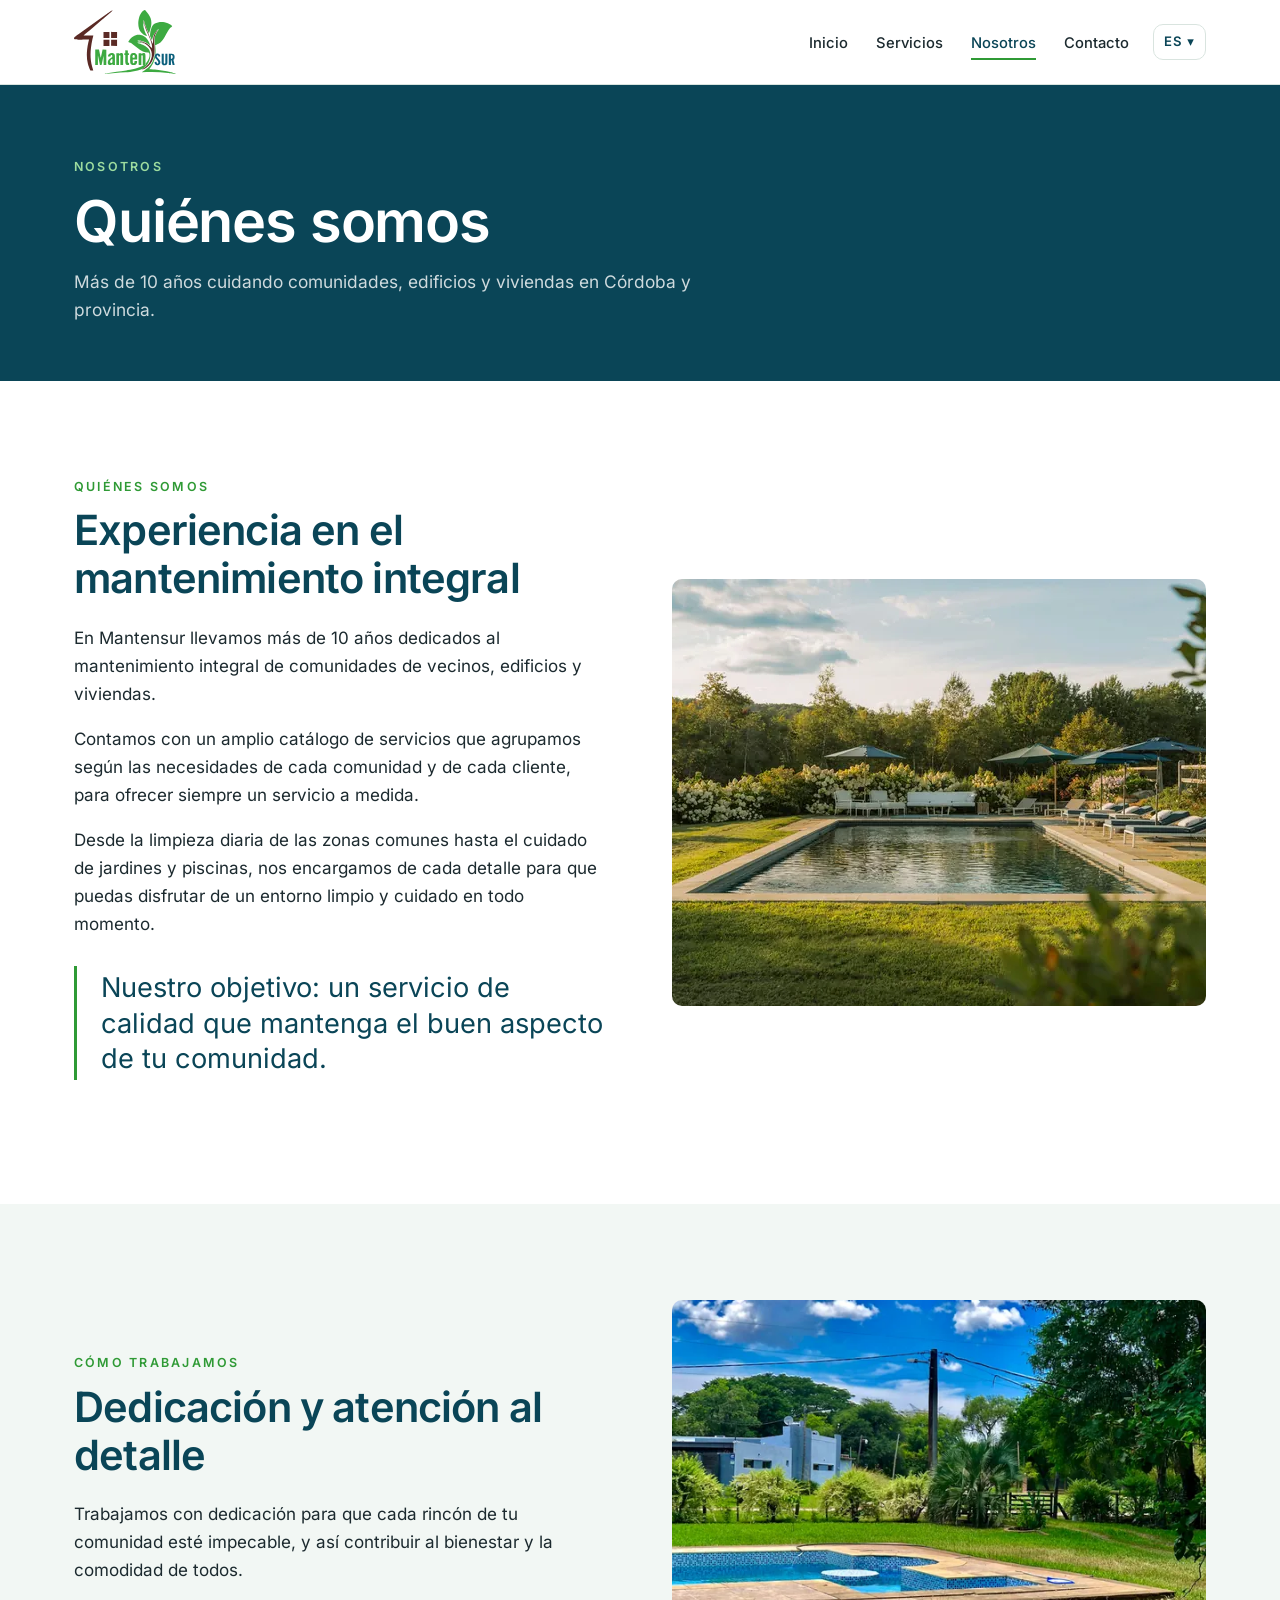
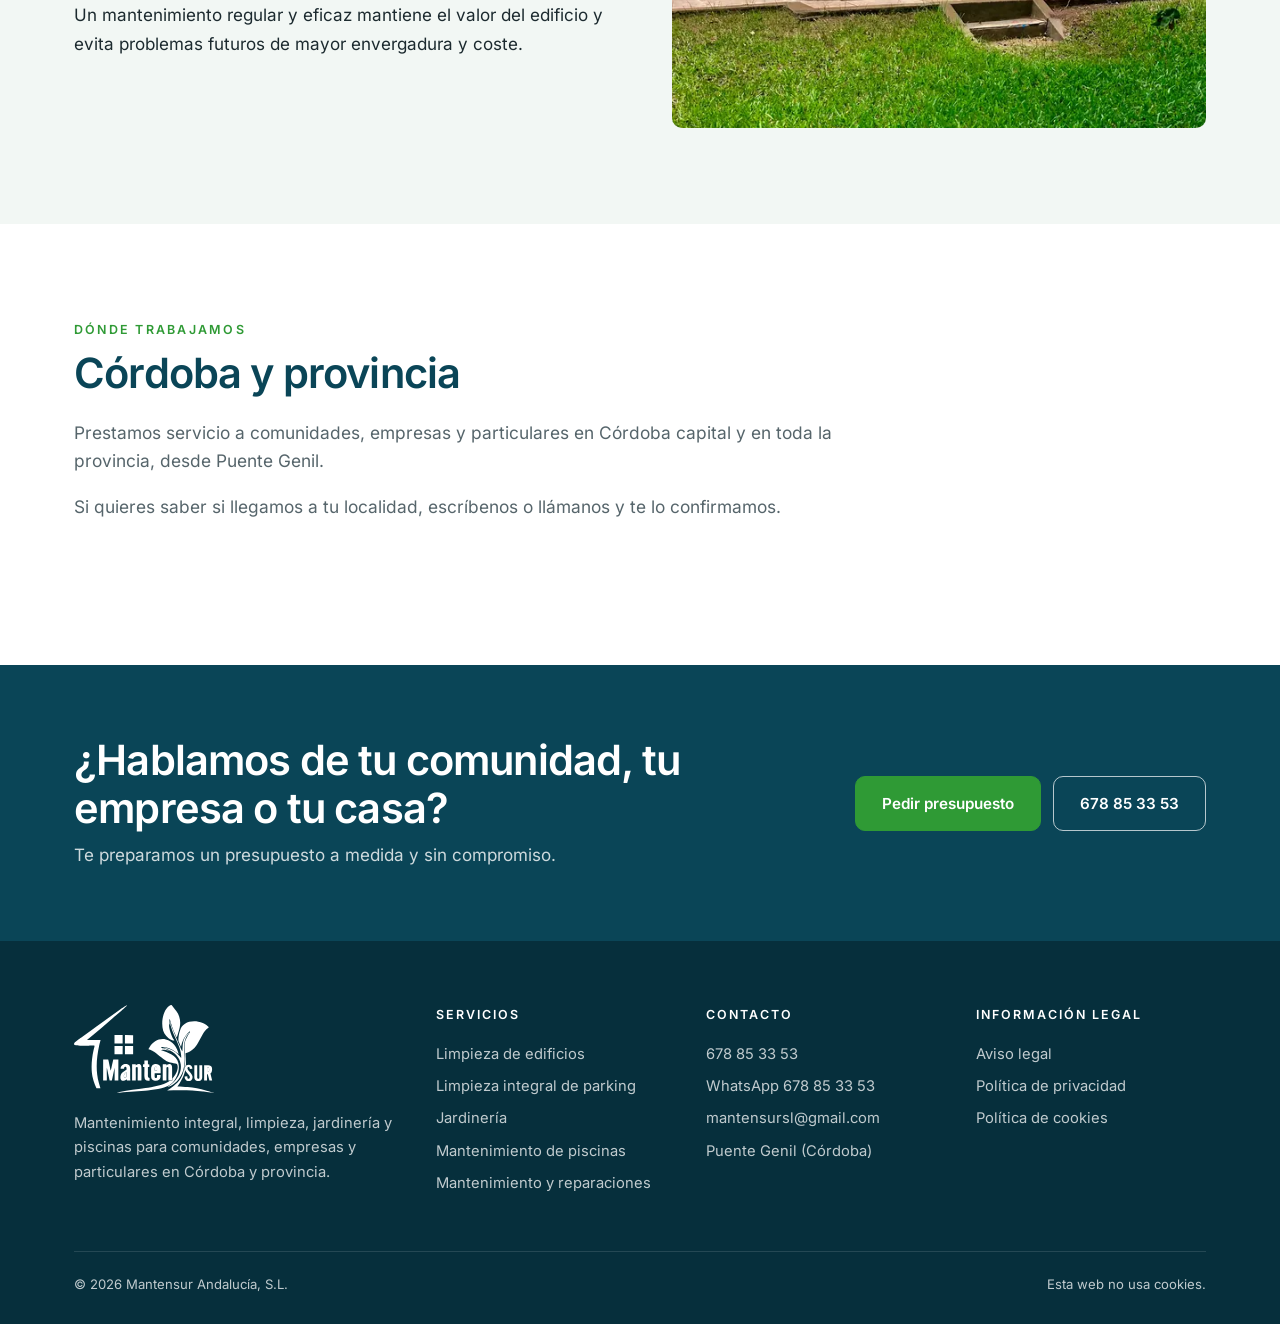
<file: nosotros/index.html>
<!doctype html>
<html lang="es">
<head>
<meta charset="utf-8">
<meta name="viewport" content="width=device-width, initial-scale=1">
<title>Quiénes somos · Mantensur</title>
<meta name="description" content="Mantensur: más de 10 años de experiencia en el mantenimiento integral de comunidades, edificios y viviendas en Córdoba y provincia.">
<link rel="canonical" href="https://www.mantensur.com/nosotros/">
<link rel="alternate" hreflang="es" href="https://www.mantensur.com/nosotros/"><link rel="alternate" hreflang="en" href="https://www.mantensur.com/en/about/"><link rel="alternate" hreflang="x-default" href="https://www.mantensur.com/nosotros/">
<meta property="og:type" content="website">
<meta property="og:title" content="Quiénes somos · Mantensur">
<meta property="og:description" content="Mantensur: más de 10 años de experiencia en el mantenimiento integral de comunidades, edificios y viviendas en Córdoba y provincia.">
<meta property="og:url" content="https://www.mantensur.com/nosotros/">
<meta property="og:image" content="https://www.mantensur.com/img/compartir.jpg">
<meta property="og:locale" content="es_ES">
<meta name="theme-color" content="#0a4557">
<link rel="icon" href="/favicon.svg" type="image/svg+xml">
<link rel="preload" href="/fuentes/inter-latin-400-normal.woff2" as="font" type="font/woff2" crossorigin>
<link rel="stylesheet" href="/estilo.css?v=f1481cd4">

</head>
<body>
<a class="saltar" href="#contenido">Saltar al contenido</a>
<header class="cabecera"><div class="contenedor">
<a class="logo" href="/" aria-label="Mantensur, ir al inicio"><img src="/img/logo.svg?v=1" width="3146" height="1975" alt="Mantensur"></a>
<nav aria-label="Menú principal"><ul class="menu"><li><a href="/">Inicio</a></li><li><a href="/servicios/">Servicios</a></li><li><a href="/nosotros/" aria-current="page">Nosotros</a></li><li><a href="/contacto/">Contacto</a></li></ul></nav>
<div class="idiomas"><button type="button" aria-expanded="false" aria-label="Cambiar de idioma">ES ▾</button><ul><li><a href="/nosotros/" hreflang="es" lang="es" aria-current="true">Español</a></li><li><a href="/en/about/" hreflang="en" lang="en">English</a></li></ul></div>
<button class="boton-menu" type="button" aria-expanded="false" aria-label="Abrir el menú"><svg viewBox="0 0 24 24" fill="none" stroke="currentColor" stroke-width="1.8"><path d="M4 7h16M4 12h16M4 17h16"/></svg></button>
</div></header>
<main id="contenido">
<section class="titular"><div class="contenedor"><span class="antetitulo">Nosotros</span><h1>Quiénes somos</h1><p>Más de 10 años cuidando comunidades, edificios y viviendas en Córdoba y provincia.</p></div></section><section class="seccion"><div class="contenedor dos"><div><span class="antetitulo">Quiénes somos</span><h2>Experiencia en el mantenimiento integral</h2><p>En Mantensur llevamos más de 10 años dedicados al mantenimiento integral de comunidades de vecinos, edificios y viviendas.</p><p>Contamos con un amplio catálogo de servicios que agrupamos según las necesidades de cada comunidad y de cada cliente, para ofrecer siempre un servicio a medida.</p><p>Desde la limpieza diaria de las zonas comunes hasta el cuidado de jardines y piscinas, nos encargamos de cada detalle para que puedas disfrutar de un entorno limpio y cuidado en todo momento.</p><p class="cita">Nuestro objetivo: un servicio de calidad que mantenga el buen aspecto de tu comunidad.</p></div><div><img src="/img/nosotros-1600.webp?v=b77d80e7" srcset="/img/nosotros-640.webp?v=5f070cc0 640w, /img/nosotros-1100.webp?v=b2f5c3c8 1100w, /img/nosotros-1600.webp?v=b77d80e7 1600w" sizes="(max-width:900px) 100vw, 560px" alt="Piscina comunitaria rodeada de jardín" loading="lazy" decoding="async"></div></div></section><section class="seccion papel"><div class="contenedor dos"><div><span class="antetitulo">Cómo trabajamos</span><h2>Dedicación y atención al detalle</h2><p>Trabajamos con dedicación para que cada rincón de tu comunidad esté impecable, y así contribuir al bienestar y la comodidad de todos.</p><p>Un mantenimiento regular y eficaz mantiene el valor del edificio y evita problemas futuros de mayor envergadura y coste.</p></div><div><img src="/img/jardin-1600.webp?v=dee39791" srcset="/img/jardin-640.webp?v=f608b4de 640w, /img/jardin-1100.webp?v=9da843fe 1100w, /img/jardin-1600.webp?v=dee39791 1600w" sizes="(max-width:900px) 100vw, 560px" alt="Jardín con césped y piscina" loading="lazy" decoding="async"></div></div></section><section class="seccion"><div class="contenedor"><div class="cabeza" style="max-width:820px"><span class="antetitulo">Dónde trabajamos</span><h2>Córdoba y provincia</h2><p>Prestamos servicio a comunidades, empresas y particulares en Córdoba capital y en toda la provincia, desde Puente Genil.</p><p>Si quieres saber si llegamos a tu localidad, escríbenos o llámanos y te lo confirmamos.</p></div></div></section><section class="llamada"><div class="contenedor">
<div><h2>¿Hablamos de tu comunidad, tu empresa o tu casa?</h2><p>Te preparamos un presupuesto a medida y sin compromiso.</p></div>
<div style="display:flex;gap:12px;flex-wrap:wrap"><a class="boton" href="/contacto/">Pedir presupuesto</a><a class="boton claro" href="tel:+34678853353">678 85 33 53</a></div>
</div></section>
</main>
<footer class="pie"><div class="contenedor">
<div class="rejilla">
<div><a class="logo" href="/" aria-label="Mantensur, ir al inicio"><img src="/img/logo-blanco.svg?v=1" width="3146" height="1975" alt="Mantensur"></a><p style="margin-top:18px">Mantenimiento integral, limpieza, jardinería y piscinas para comunidades, empresas y particulares en Córdoba y provincia.</p></div>
<div><h4>Servicios</h4><ul><li><a href="/servicios/#limpieza-de-edificios">Limpieza de edificios</a></li><li><a href="/servicios/#limpieza-integral-de-parking">Limpieza integral de parking</a></li><li><a href="/servicios/#jardineria">Jardinería</a></li><li><a href="/servicios/#mantenimiento-de-piscinas">Mantenimiento de piscinas</a></li><li><a href="/servicios/#mantenimiento-y-reparaciones">Mantenimiento y reparaciones</a></li></ul></div>
<div><h4>Contacto</h4><ul>
<li><a href="tel:+34678853353">678 85 33 53</a></li>
<li><a href="https://wa.me/34678853353" target="_blank" rel="noopener" title="WhatsApp">WhatsApp <span style="white-space:nowrap">678 85 33 53</span></a></li>
<li><a href="mailto:mantensursl@gmail.com">mantensursl@gmail.com</a></li>
<li>Puente Genil (Córdoba)</li></ul></div>
<div><h4>Información legal</h4><ul><li><a href="/aviso-legal/">Aviso legal</a></li><li><a href="/privacidad/">Política de privacidad</a></li><li><a href="/cookies/">Política de cookies</a></li></ul></div>
</div>
<div class="bajo"><span>© 2026 Mantensur Andalucía, S.L.</span><span>Esta web no usa cookies.</span></div>
</div></footer>
<script src="/web.js" defer></script>
</body>
</html>
</file>
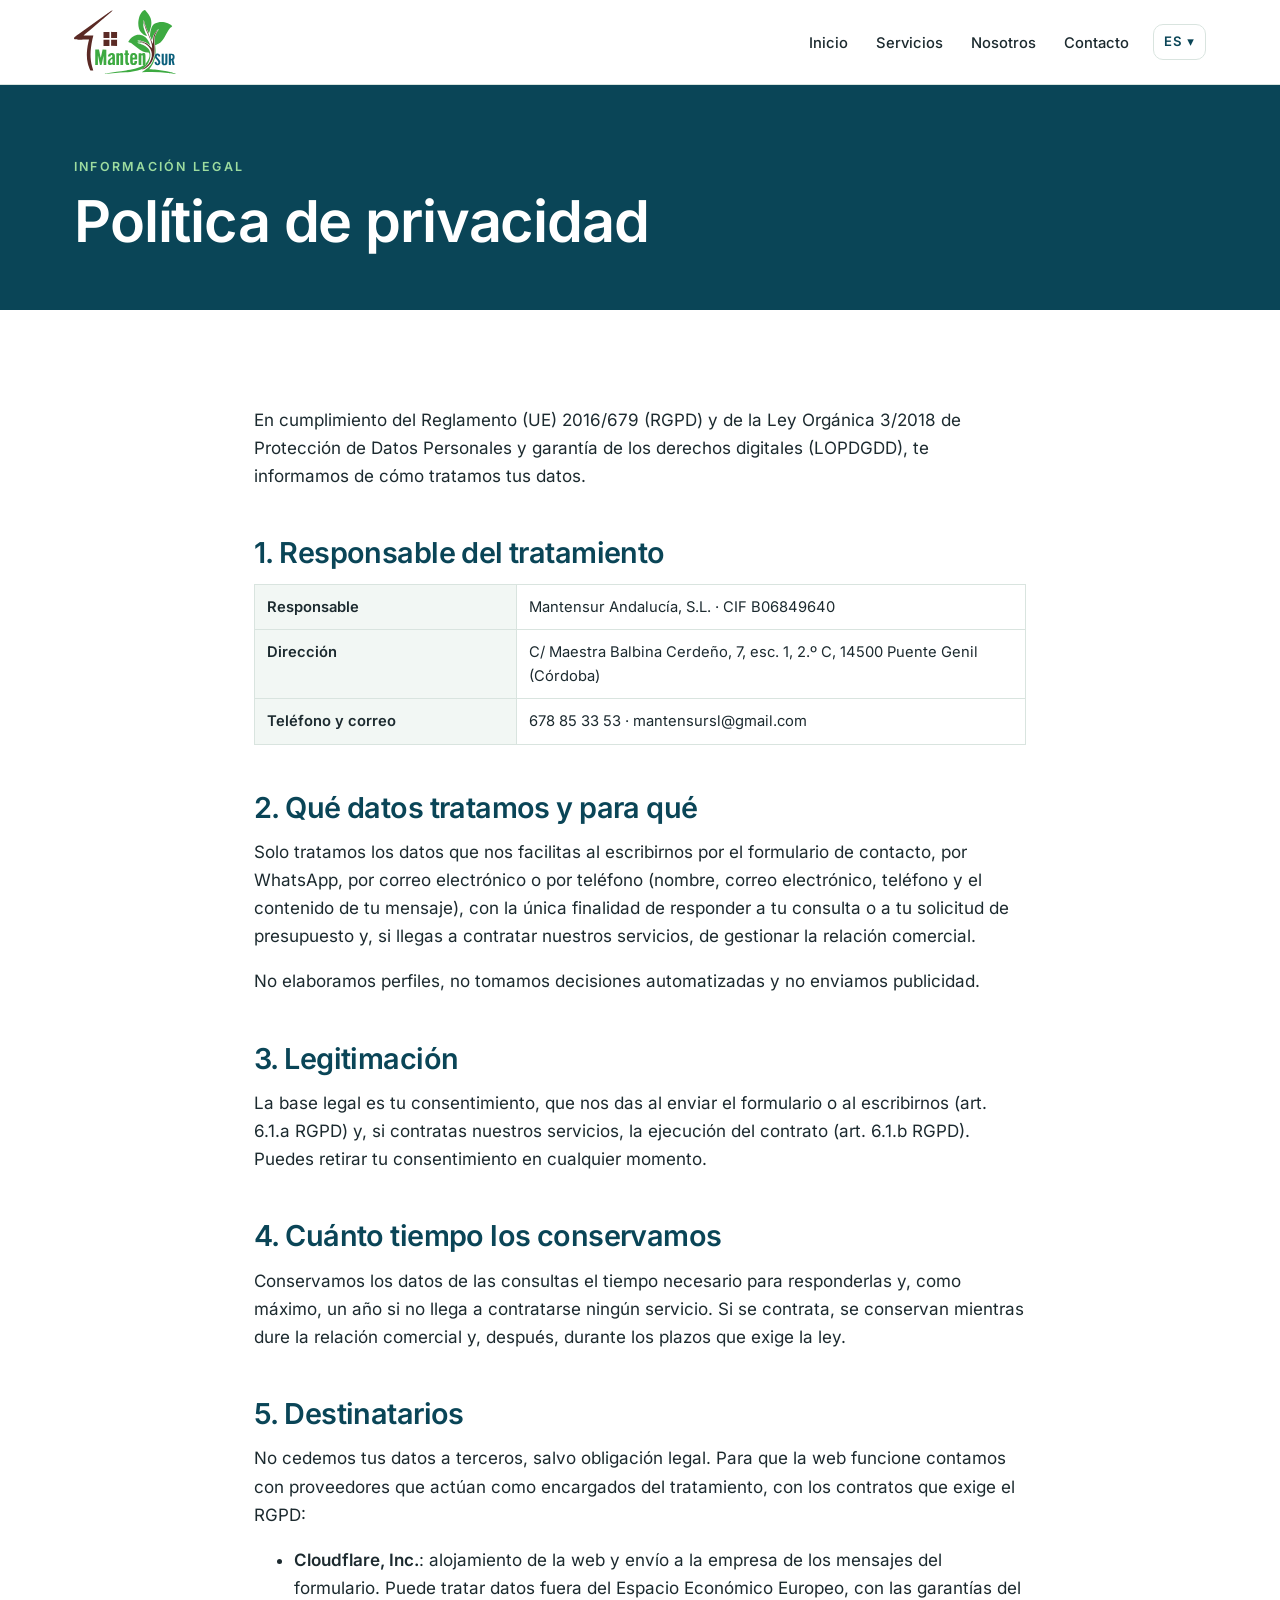
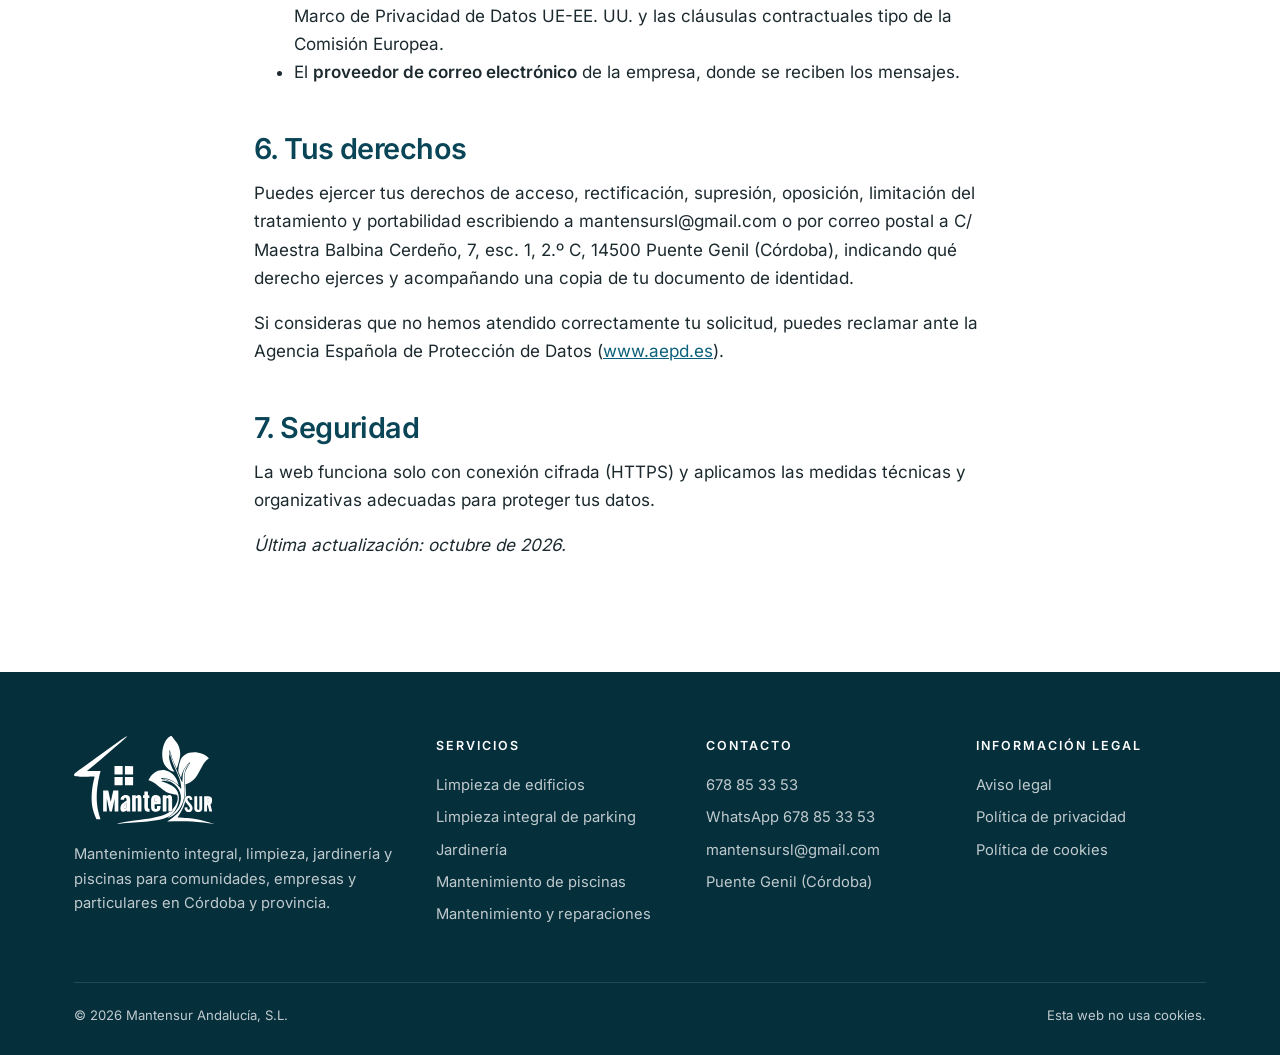
<file: privacidad/index.html>
<!doctype html>
<html lang="es">
<head>
<meta charset="utf-8">
<meta name="viewport" content="width=device-width, initial-scale=1">
<title>Política de privacidad · Mantensur</title>
<meta name="description" content="Cómo trata Mantensur Andalucía, S.L. los datos personales que recibe a través de esta web.">
<link rel="canonical" href="https://www.mantensur.com/privacidad/">
<link rel="alternate" hreflang="es" href="https://www.mantensur.com/privacidad/"><link rel="alternate" hreflang="en" href="https://www.mantensur.com/en/privacy/"><link rel="alternate" hreflang="x-default" href="https://www.mantensur.com/privacidad/">
<meta property="og:type" content="website">
<meta property="og:title" content="Política de privacidad · Mantensur">
<meta property="og:description" content="Cómo trata Mantensur Andalucía, S.L. los datos personales que recibe a través de esta web.">
<meta property="og:url" content="https://www.mantensur.com/privacidad/">
<meta property="og:image" content="https://www.mantensur.com/img/compartir.jpg">
<meta property="og:locale" content="es_ES">
<meta name="theme-color" content="#0a4557">
<link rel="icon" href="/favicon.svg" type="image/svg+xml">
<link rel="preload" href="/fuentes/inter-latin-400-normal.woff2" as="font" type="font/woff2" crossorigin>
<link rel="stylesheet" href="/estilo.css?v=f1481cd4">

</head>
<body>
<a class="saltar" href="#contenido">Saltar al contenido</a>
<header class="cabecera"><div class="contenedor">
<a class="logo" href="/" aria-label="Mantensur, ir al inicio"><img src="/img/logo.svg?v=1" width="3146" height="1975" alt="Mantensur"></a>
<nav aria-label="Menú principal"><ul class="menu"><li><a href="/">Inicio</a></li><li><a href="/servicios/">Servicios</a></li><li><a href="/nosotros/">Nosotros</a></li><li><a href="/contacto/">Contacto</a></li></ul></nav>
<div class="idiomas"><button type="button" aria-expanded="false" aria-label="Cambiar de idioma">ES ▾</button><ul><li><a href="/privacidad/" hreflang="es" lang="es" aria-current="true">Español</a></li><li><a href="/en/privacy/" hreflang="en" lang="en">English</a></li></ul></div>
<button class="boton-menu" type="button" aria-expanded="false" aria-label="Abrir el menú"><svg viewBox="0 0 24 24" fill="none" stroke="currentColor" stroke-width="1.8"><path d="M4 7h16M4 12h16M4 17h16"/></svg></button>
</div></header>
<main id="contenido">
<section class="titular"><div class="contenedor"><span class="antetitulo">Información legal</span><h1>Política de privacidad</h1></div></section><section class="seccion"><div class="contenedor legal">
<p>En cumplimiento del Reglamento (UE) 2016/679 (RGPD) y de la Ley Orgánica 3/2018 de Protección de Datos Personales y garantía de los derechos digitales (LOPDGDD), te informamos de cómo tratamos tus datos.</p>
<h2>1. Responsable del tratamiento</h2>
<table>
<tr><th>Responsable</th><td>Mantensur Andalucía, S.L. · CIF B06849640</td></tr>
<tr><th>Dirección</th><td>C/ Maestra Balbina Cerdeño, 7, esc. 1, 2.º C, 14500 Puente Genil (Córdoba)</td></tr>
<tr><th>Teléfono y correo</th><td>678 85 33 53 · mantensursl@gmail.com</td></tr>
</table>
<h2>2. Qué datos tratamos y para qué</h2>
<p>Solo tratamos los datos que nos facilitas al escribirnos por el formulario de contacto, por WhatsApp, por correo electrónico o por teléfono (nombre, correo electrónico, teléfono y el contenido de tu mensaje), con la única finalidad de responder a tu consulta o a tu solicitud de presupuesto y, si llegas a contratar nuestros servicios, de gestionar la relación comercial.</p>
<p>No elaboramos perfiles, no tomamos decisiones automatizadas y no enviamos publicidad.</p>
<h2>3. Legitimación</h2>
<p>La base legal es tu consentimiento, que nos das al enviar el formulario o al escribirnos (art. 6.1.a RGPD) y, si contratas nuestros servicios, la ejecución del contrato (art. 6.1.b RGPD). Puedes retirar tu consentimiento en cualquier momento.</p>
<h2>4. Cuánto tiempo los conservamos</h2>
<p>Conservamos los datos de las consultas el tiempo necesario para responderlas y, como máximo, un año si no llega a contratarse ningún servicio. Si se contrata, se conservan mientras dure la relación comercial y, después, durante los plazos que exige la ley.</p>
<h2>5. Destinatarios</h2>
<p>No cedemos tus datos a terceros, salvo obligación legal. Para que la web funcione contamos con proveedores que actúan como encargados del tratamiento, con los contratos que exige el RGPD:</p>
<ul>
<li><b>Cloudflare, Inc.</b>: alojamiento de la web y envío a la empresa de los mensajes del formulario. Puede tratar datos fuera del Espacio Económico Europeo, con las garantías del Marco de Privacidad de Datos UE-EE. UU. y las cláusulas contractuales tipo de la Comisión Europea.</li>
<li>El <b>proveedor de correo electrónico</b> de la empresa, donde se reciben los mensajes.</li>
</ul>
<h2>6. Tus derechos</h2>
<p>Puedes ejercer tus derechos de acceso, rectificación, supresión, oposición, limitación del tratamiento y portabilidad escribiendo a mantensursl@gmail.com o por correo postal a C/ Maestra Balbina Cerdeño, 7, esc. 1, 2.º C, 14500 Puente Genil (Córdoba), indicando qué derecho ejerces y acompañando una copia de tu documento de identidad.</p>
<p>Si consideras que no hemos atendido correctamente tu solicitud, puedes reclamar ante la Agencia Española de Protección de Datos (<a href="https://www.aepd.es" target="_blank" rel="noopener">www.aepd.es</a>).</p>
<h2>7. Seguridad</h2>
<p>La web funciona solo con conexión cifrada (HTTPS) y aplicamos las medidas técnicas y organizativas adecuadas para proteger tus datos.</p>
<p><em>Última actualización: octubre de 2026.</em></p>
</div></section>
</main>
<footer class="pie"><div class="contenedor">
<div class="rejilla">
<div><a class="logo" href="/" aria-label="Mantensur, ir al inicio"><img src="/img/logo-blanco.svg?v=1" width="3146" height="1975" alt="Mantensur"></a><p style="margin-top:18px">Mantenimiento integral, limpieza, jardinería y piscinas para comunidades, empresas y particulares en Córdoba y provincia.</p></div>
<div><h4>Servicios</h4><ul><li><a href="/servicios/#limpieza-de-edificios">Limpieza de edificios</a></li><li><a href="/servicios/#limpieza-integral-de-parking">Limpieza integral de parking</a></li><li><a href="/servicios/#jardineria">Jardinería</a></li><li><a href="/servicios/#mantenimiento-de-piscinas">Mantenimiento de piscinas</a></li><li><a href="/servicios/#mantenimiento-y-reparaciones">Mantenimiento y reparaciones</a></li></ul></div>
<div><h4>Contacto</h4><ul>
<li><a href="tel:+34678853353">678 85 33 53</a></li>
<li><a href="https://wa.me/34678853353" target="_blank" rel="noopener" title="WhatsApp">WhatsApp <span style="white-space:nowrap">678 85 33 53</span></a></li>
<li><a href="mailto:mantensursl@gmail.com">mantensursl@gmail.com</a></li>
<li>Puente Genil (Córdoba)</li></ul></div>
<div><h4>Información legal</h4><ul><li><a href="/aviso-legal/">Aviso legal</a></li><li><a href="/privacidad/">Política de privacidad</a></li><li><a href="/cookies/">Política de cookies</a></li></ul></div>
</div>
<div class="bajo"><span>© 2026 Mantensur Andalucía, S.L.</span><span>Esta web no usa cookies.</span></div>
</div></footer>
<script src="/web.js" defer></script>
</body>
</html>
</file>
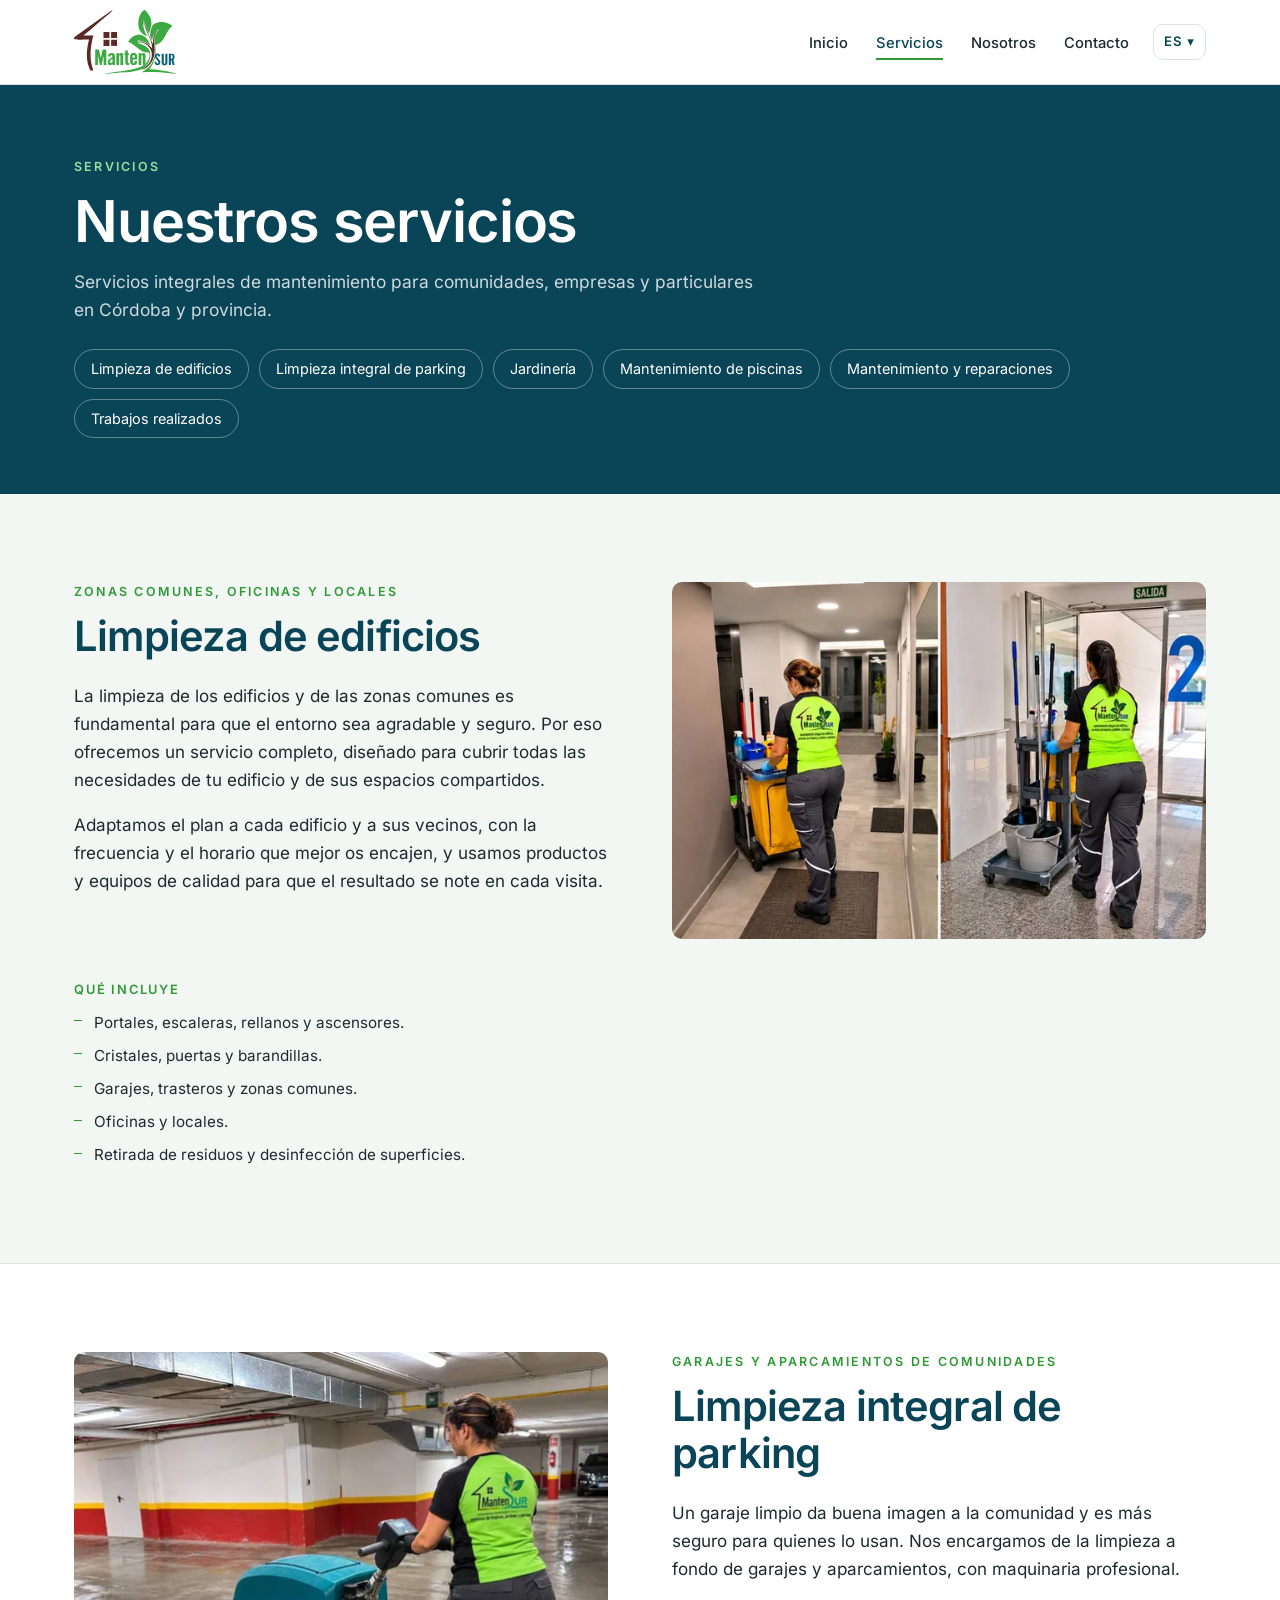
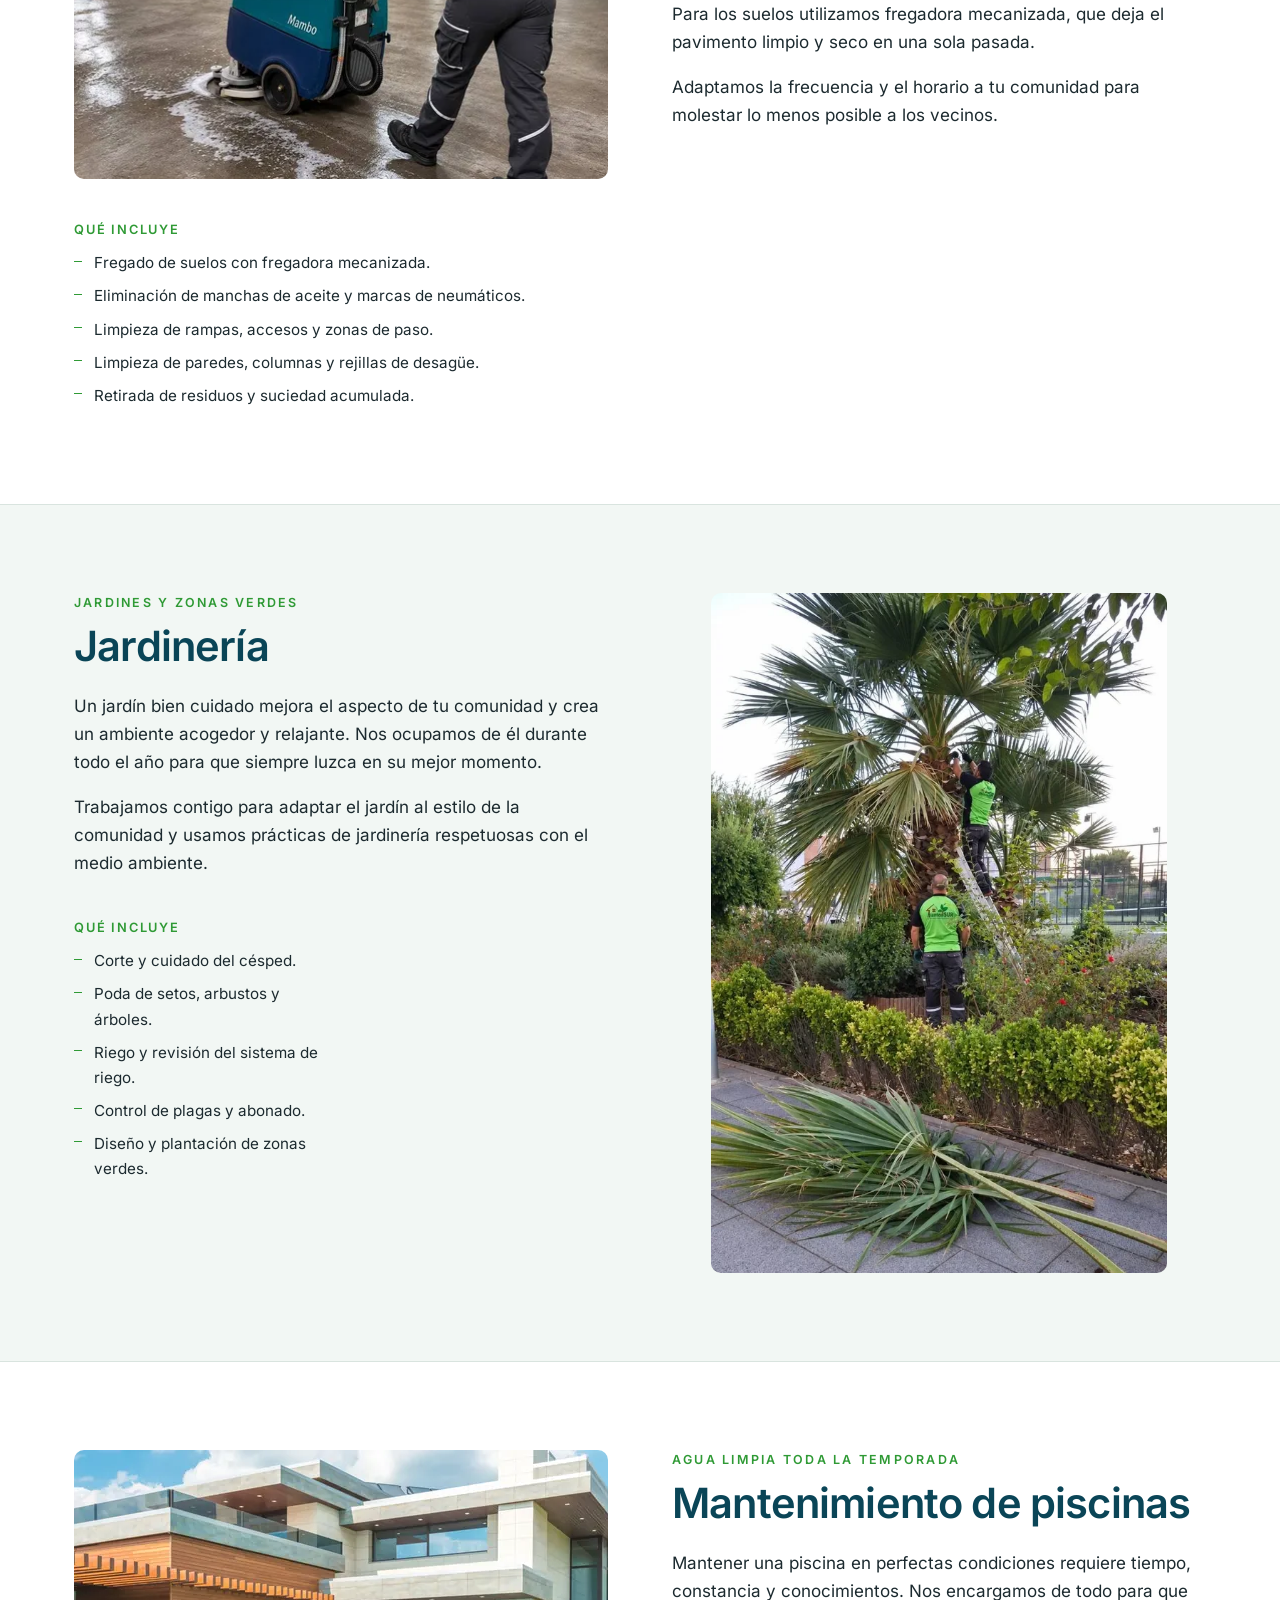
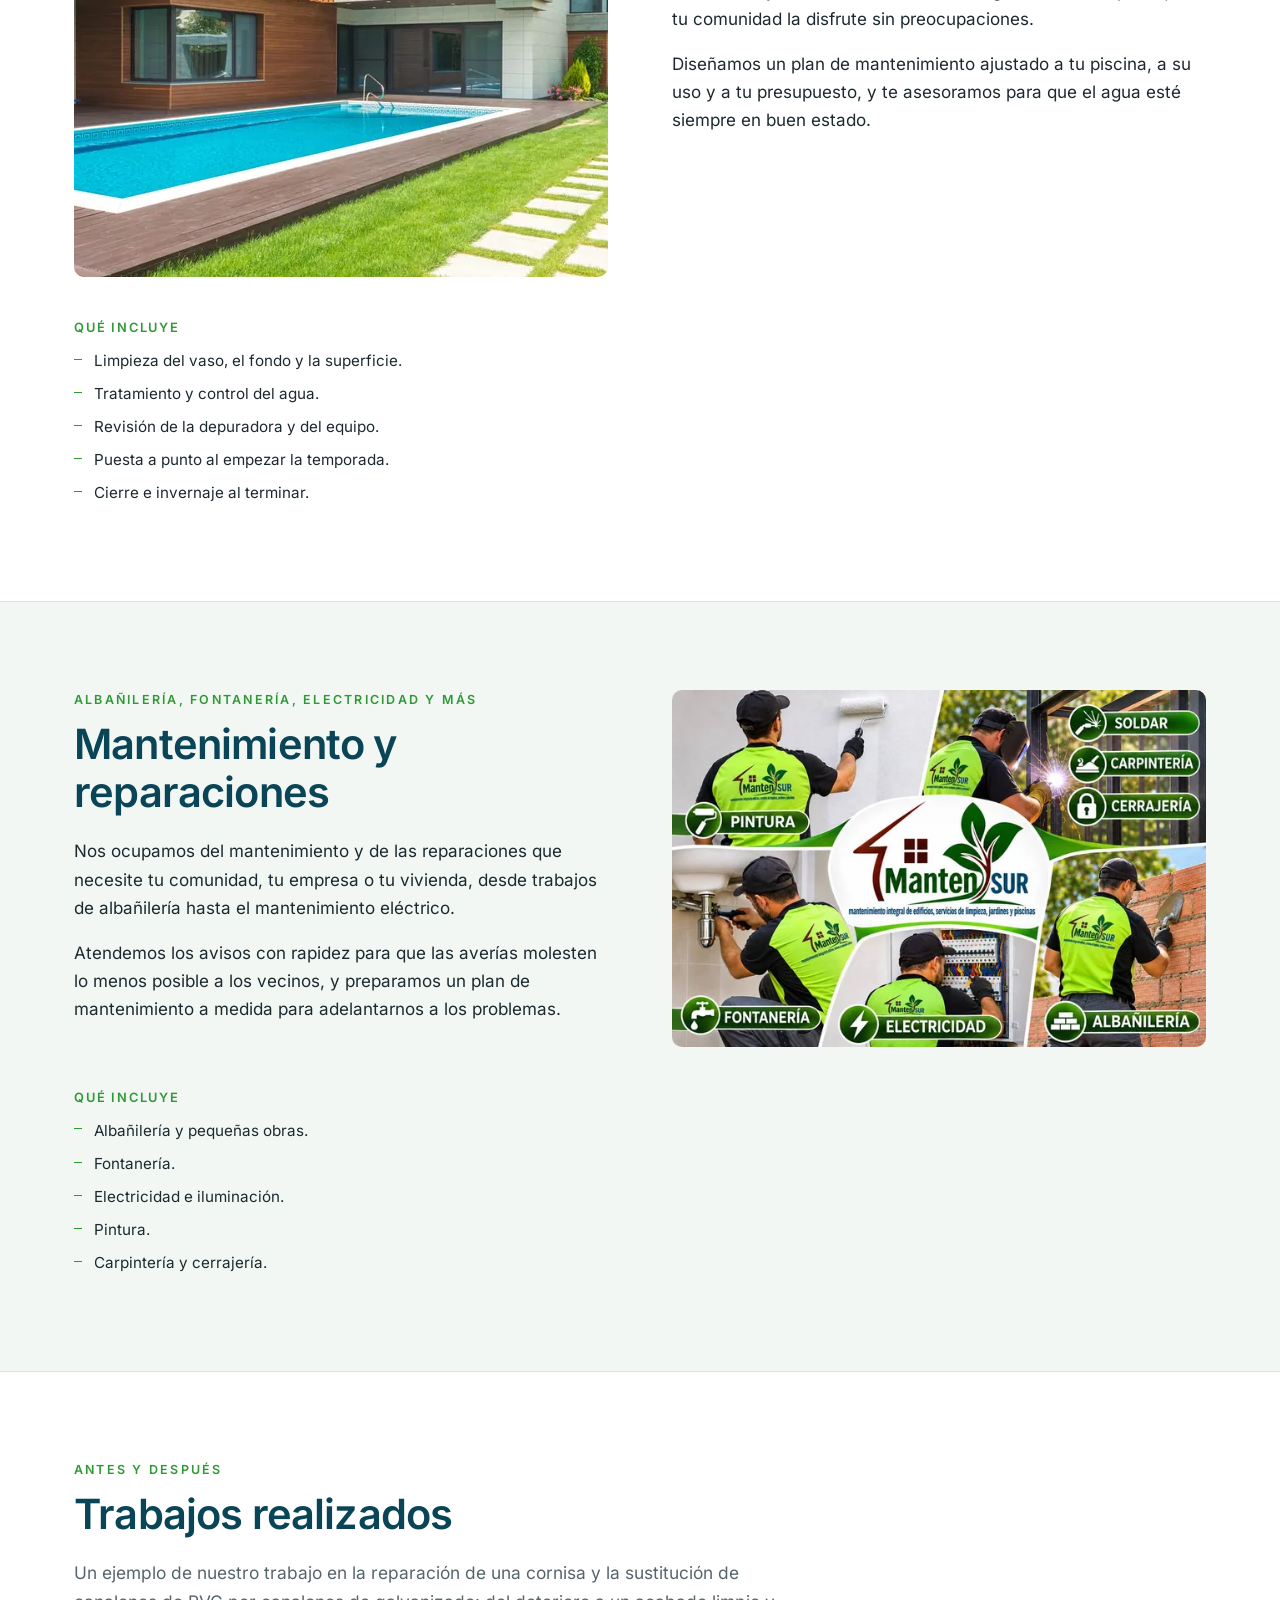
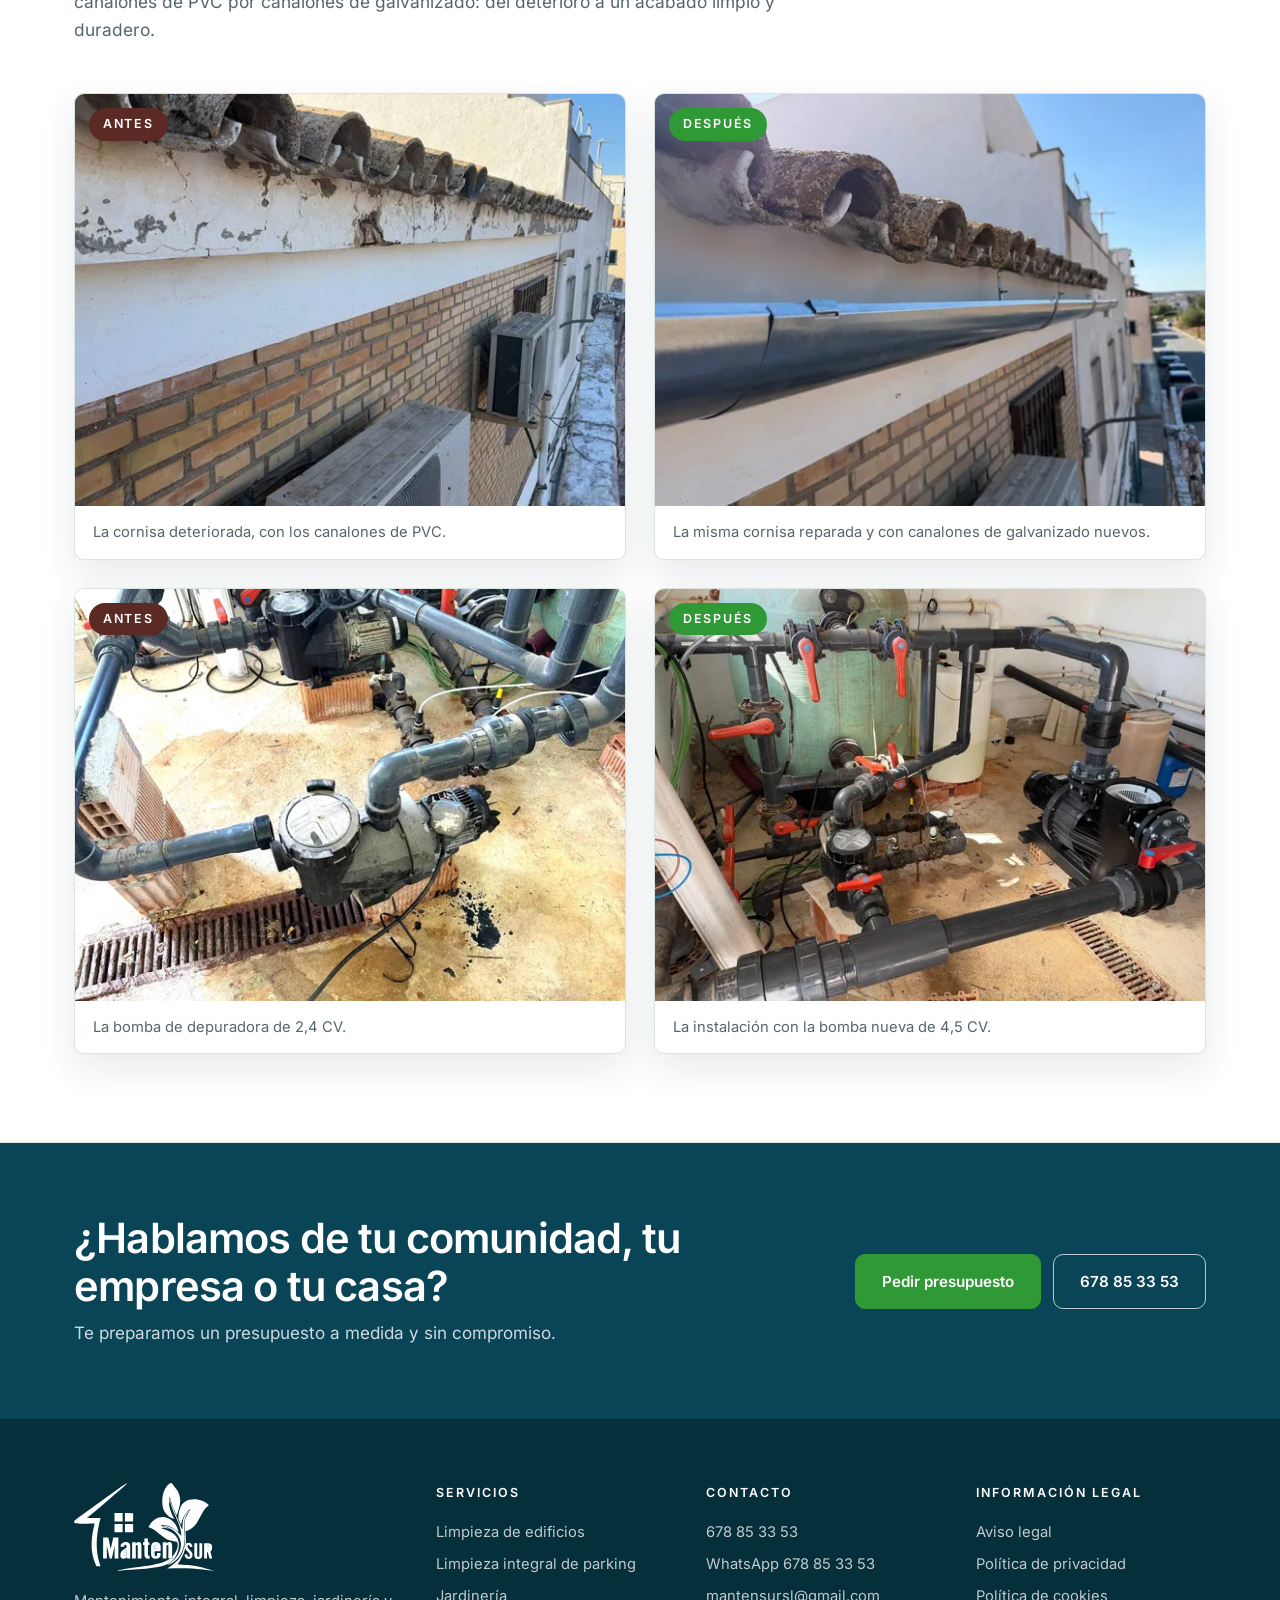
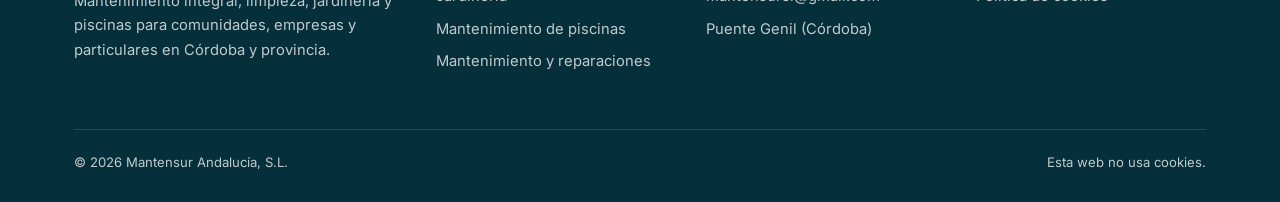
<file: servicios/index.html>
<!doctype html>
<html lang="es">
<head>
<meta charset="utf-8">
<meta name="viewport" content="width=device-width, initial-scale=1">
<title>Nuestros servicios · Mantensur</title>
<meta name="description" content="Limpieza de edificios, jardinería, mantenimiento de piscinas y reparaciones para comunidades, empresas y particulares en Córdoba y provincia.">
<link rel="canonical" href="https://www.mantensur.com/servicios/">
<link rel="alternate" hreflang="es" href="https://www.mantensur.com/servicios/"><link rel="alternate" hreflang="en" href="https://www.mantensur.com/en/services/"><link rel="alternate" hreflang="x-default" href="https://www.mantensur.com/servicios/">
<meta property="og:type" content="website">
<meta property="og:title" content="Nuestros servicios · Mantensur">
<meta property="og:description" content="Limpieza de edificios, jardinería, mantenimiento de piscinas y reparaciones para comunidades, empresas y particulares en Córdoba y provincia.">
<meta property="og:url" content="https://www.mantensur.com/servicios/">
<meta property="og:image" content="https://www.mantensur.com/img/compartir.jpg">
<meta property="og:locale" content="es_ES">
<meta name="theme-color" content="#0a4557">
<link rel="icon" href="/favicon.svg" type="image/svg+xml">
<link rel="preload" href="/fuentes/inter-latin-400-normal.woff2" as="font" type="font/woff2" crossorigin>
<link rel="stylesheet" href="/estilo.css?v=f1481cd4">

</head>
<body>
<a class="saltar" href="#contenido">Saltar al contenido</a>
<header class="cabecera"><div class="contenedor">
<a class="logo" href="/" aria-label="Mantensur, ir al inicio"><img src="/img/logo.svg?v=1" width="3146" height="1975" alt="Mantensur"></a>
<nav aria-label="Menú principal"><ul class="menu"><li><a href="/">Inicio</a></li><li><a href="/servicios/" aria-current="page">Servicios</a></li><li><a href="/nosotros/">Nosotros</a></li><li><a href="/contacto/">Contacto</a></li></ul></nav>
<div class="idiomas"><button type="button" aria-expanded="false" aria-label="Cambiar de idioma">ES ▾</button><ul><li><a href="/servicios/" hreflang="es" lang="es" aria-current="true">Español</a></li><li><a href="/en/services/" hreflang="en" lang="en">English</a></li></ul></div>
<button class="boton-menu" type="button" aria-expanded="false" aria-label="Abrir el menú"><svg viewBox="0 0 24 24" fill="none" stroke="currentColor" stroke-width="1.8"><path d="M4 7h16M4 12h16M4 17h16"/></svg></button>
</div></header>
<main id="contenido">
<section class="titular"><div class="contenedor"><span class="antetitulo">Servicios</span><h1>Nuestros servicios</h1><p>Servicios integrales de mantenimiento para comunidades, empresas y particulares en Córdoba y provincia.</p><div class="indice"><a href="#limpieza-de-edificios">Limpieza de edificios</a><a href="#limpieza-integral-de-parking">Limpieza integral de parking</a><a href="#jardineria">Jardinería</a><a href="#mantenimiento-de-piscinas">Mantenimiento de piscinas</a><a href="#mantenimiento-y-reparaciones">Mantenimiento y reparaciones</a><a href="#trabajos-realizados">Trabajos realizados</a></div></div></section><section class="detalle" id="limpieza-de-edificios"><div class="contenedor"><div class="dos"><div><span class="antetitulo">Zonas comunes, oficinas y locales</span><h2>Limpieza de edificios</h2><p>La limpieza de los edificios y de las zonas comunes es fundamental para que el entorno sea agradable y seguro. Por eso ofrecemos un servicio completo, diseñado para cubrir todas las necesidades de tu edificio y de sus espacios compartidos.</p><p>Adaptamos el plan a cada edificio y a sus vecinos, con la frecuencia y el horario que mejor os encajen, y usamos productos y equipos de calidad para que el resultado se note en cada visita.</p></div><div><img src="/img/limpieza-1100.webp?v=dc2efbbf" srcset="/img/limpieza-640.webp?v=5e96f735 640w, /img/limpieza-1100.webp?v=dc2efbbf 1100w" sizes="(max-width:900px) 100vw, 560px" alt="Limpiadora de Mantensur fregando el suelo de un vestíbulo" loading="lazy" decoding="async" class="entera"></div></div><div class="lista-tareas"><div class="tareas"><h4>Qué incluye</h4><ul><li>Portales, escaleras, rellanos y ascensores.</li><li>Cristales, puertas y barandillas.</li><li>Garajes, trasteros y zonas comunes.</li><li>Oficinas y locales.</li><li>Retirada de residuos y desinfección de superficies.</li></ul></div></div></div></section><section class="detalle" id="limpieza-integral-de-parking"><div class="contenedor"><div class="dos"><div><img src="/img/parking-1100.webp?v=8e095142" srcset="/img/parking-640.webp?v=b16490be 640w, /img/parking-1100.webp?v=8e095142 1100w" sizes="(max-width:900px) 100vw, 560px" alt="Garaje comunitario con el suelo recién fregado" loading="lazy" decoding="async"></div><div><span class="antetitulo">Garajes y aparcamientos de comunidades</span><h2>Limpieza integral de parking</h2><p>Un garaje limpio da buena imagen a la comunidad y es más seguro para quienes lo usan. Nos encargamos de la limpieza a fondo de garajes y aparcamientos, con maquinaria profesional.</p><p>Para los suelos utilizamos fregadora mecanizada, que deja el pavimento limpio y seco en una sola pasada.</p><p>Adaptamos la frecuencia y el horario a tu comunidad para molestar lo menos posible a los vecinos.</p></div></div><div class="lista-tareas"><div class="tareas"><h4>Qué incluye</h4><ul><li>Fregado de suelos con fregadora mecanizada.</li><li>Eliminación de manchas de aceite y marcas de neumáticos.</li><li>Limpieza de rampas, accesos y zonas de paso.</li><li>Limpieza de paredes, columnas y rejillas de desagüe.</li><li>Retirada de residuos y suciedad acumulada.</li></ul></div></div></div></section><section class="detalle" id="jardineria"><div class="contenedor"><div class="dos"><div><span class="antetitulo">Jardines y zonas verdes</span><h2>Jardinería</h2><p>Un jardín bien cuidado mejora el aspecto de tu comunidad y crea un ambiente acogedor y relajante. Nos ocupamos de él durante todo el año para que siempre luzca en su mejor momento.</p><p>Trabajamos contigo para adaptar el jardín al estilo de la comunidad y usamos prácticas de jardinería respetuosas con el medio ambiente.</p><div class="lista-tareas"><div class="tareas"><h4>Qué incluye</h4><ul><li>Corte y cuidado del césped.</li><li>Poda de setos, arbustos y árboles.</li><li>Riego y revisión del sistema de riego.</li><li>Control de plagas y abonado.</li><li>Diseño y plantación de zonas verdes.</li></ul></div></div></div><div><img src="/img/jardineria2-1100.webp?v=d43c5666" srcset="/img/jardineria2-640.webp?v=6a77e232 640w, /img/jardineria2-1100.webp?v=d43c5666 1100w" sizes="(max-width:900px) 100vw, 560px" alt="Jardinero cortando el césped con un cortacésped" loading="lazy" decoding="async" class="entera"></div></div></div></section><section class="detalle" id="mantenimiento-de-piscinas"><div class="contenedor"><div class="dos"><div><img src="/img/piscinas-1100.webp?v=a8974e37" srcset="/img/piscinas-640.webp?v=615e031b 640w, /img/piscinas-1100.webp?v=a8974e37 1100w" sizes="(max-width:900px) 100vw, 560px" alt="Piscina de una vivienda con césped y tarima" loading="lazy" decoding="async"></div><div><span class="antetitulo">Agua limpia toda la temporada</span><h2>Mantenimiento de piscinas</h2><p>Mantener una piscina en perfectas condiciones requiere tiempo, constancia y conocimientos. Nos encargamos de todo para que tu comunidad la disfrute sin preocupaciones.</p><p>Diseñamos un plan de mantenimiento ajustado a tu piscina, a su uso y a tu presupuesto, y te asesoramos para que el agua esté siempre en buen estado.</p></div></div><div class="lista-tareas"><div class="tareas"><h4>Qué incluye</h4><ul><li>Limpieza del vaso, el fondo y la superficie.</li><li>Tratamiento y control del agua.</li><li>Revisión de la depuradora y del equipo.</li><li>Puesta a punto al empezar la temporada.</li><li>Cierre e invernaje al terminar.</li></ul></div></div></div></section><section class="detalle" id="mantenimiento-y-reparaciones"><div class="contenedor"><div class="dos"><div><span class="antetitulo">Albañilería, fontanería, electricidad y más</span><h2>Mantenimiento y reparaciones</h2><p>Nos ocupamos del mantenimiento y de las reparaciones que necesite tu comunidad, tu empresa o tu vivienda, desde trabajos de albañilería hasta el mantenimiento eléctrico.</p><p>Atendemos los avisos con rapidez para que las averías molesten lo menos posible a los vecinos, y preparamos un plan de mantenimiento a medida para adelantarnos a los problemas.</p></div><div><img src="/img/reparaciones2-1100.webp?v=25119165" srcset="/img/reparaciones2-640.webp?v=c30a1226 640w, /img/reparaciones2-1100.webp?v=25119165 1100w" sizes="(max-width:900px) 100vw, 560px" alt="Operarios de Mantensur pintando, soldando, haciendo fontanería, electricidad y albañilería" loading="lazy" decoding="async" class="entera"></div></div><div class="lista-tareas"><div class="tareas"><h4>Qué incluye</h4><ul><li>Albañilería y pequeñas obras.</li><li>Fontanería.</li><li>Electricidad e iluminación.</li><li>Pintura.</li><li>Carpintería y cerrajería.</li></ul></div></div></div></section><section class="detalle trabajos" id="trabajos-realizados"><div class="contenedor"><div class="cabeza"><span class="antetitulo">Antes y después</span><h2>Trabajos realizados</h2><p>Un ejemplo de nuestro trabajo en la reparación de una cornisa y la sustitución de canalones de PVC por canalones de galvanizado: del deterioro a un acabado limpio y duradero.</p></div><div class="antes-despues"><figure class="caso"><span class="etiqueta antes">Antes</span><img src="/img/antes-1100.webp?v=817a4cac" srcset="/img/antes-640.webp?v=3a894f22 640w, /img/antes-1100.webp?v=817a4cac 1100w" sizes="(max-width:900px) 100vw, 560px" alt="Cornisa deteriorada, con canalones de PVC" loading="lazy" decoding="async"><figcaption>La cornisa deteriorada, con los canalones de PVC.</figcaption></figure><figure class="caso"><span class="etiqueta despues">Después</span><img src="/img/despues-1100.webp?v=a94a2913" srcset="/img/despues-640.webp?v=8f395bed 640w, /img/despues-1100.webp?v=a94a2913 1100w" sizes="(max-width:900px) 100vw, 560px" alt="Cornisa reparada y pintada, con canalones de galvanizado nuevos" loading="lazy" decoding="async"><figcaption>La misma cornisa reparada y con canalones de galvanizado nuevos.</figcaption></figure><figure class="caso"><span class="etiqueta antes">Antes</span><img src="/img/antes2-1100.webp?v=4920d394" srcset="/img/antes2-640.webp?v=5c939d79 640w, /img/antes2-1100.webp?v=4920d394 1100w" sizes="(max-width:900px) 100vw, 560px" alt="Bomba de depuradora de 2,4 CV antes de la sustitución" loading="lazy" decoding="async"><figcaption>La bomba de depuradora de 2,4 CV.</figcaption></figure><figure class="caso"><span class="etiqueta despues">Después</span><img src="/img/despues2-1100.webp?v=9e1752d4" srcset="/img/despues2-640.webp?v=a3c46e2c 640w, /img/despues2-1100.webp?v=9e1752d4 1100w" sizes="(max-width:900px) 100vw, 560px" alt="Cuarto de depuración con la bomba nueva de 4,5 CV instalada" loading="lazy" decoding="async"><figcaption>La instalación con la bomba nueva de 4,5 CV.</figcaption></figure></div></div></section><section class="llamada"><div class="contenedor">
<div><h2>¿Hablamos de tu comunidad, tu empresa o tu casa?</h2><p>Te preparamos un presupuesto a medida y sin compromiso.</p></div>
<div style="display:flex;gap:12px;flex-wrap:wrap"><a class="boton" href="/contacto/">Pedir presupuesto</a><a class="boton claro" href="tel:+34678853353">678 85 33 53</a></div>
</div></section>
</main>
<footer class="pie"><div class="contenedor">
<div class="rejilla">
<div><a class="logo" href="/" aria-label="Mantensur, ir al inicio"><img src="/img/logo-blanco.svg?v=1" width="3146" height="1975" alt="Mantensur"></a><p style="margin-top:18px">Mantenimiento integral, limpieza, jardinería y piscinas para comunidades, empresas y particulares en Córdoba y provincia.</p></div>
<div><h4>Servicios</h4><ul><li><a href="/servicios/#limpieza-de-edificios">Limpieza de edificios</a></li><li><a href="/servicios/#limpieza-integral-de-parking">Limpieza integral de parking</a></li><li><a href="/servicios/#jardineria">Jardinería</a></li><li><a href="/servicios/#mantenimiento-de-piscinas">Mantenimiento de piscinas</a></li><li><a href="/servicios/#mantenimiento-y-reparaciones">Mantenimiento y reparaciones</a></li></ul></div>
<div><h4>Contacto</h4><ul>
<li><a href="tel:+34678853353">678 85 33 53</a></li>
<li><a href="https://wa.me/34678853353" target="_blank" rel="noopener" title="WhatsApp">WhatsApp <span style="white-space:nowrap">678 85 33 53</span></a></li>
<li><a href="mailto:mantensursl@gmail.com">mantensursl@gmail.com</a></li>
<li>Puente Genil (Córdoba)</li></ul></div>
<div><h4>Información legal</h4><ul><li><a href="/aviso-legal/">Aviso legal</a></li><li><a href="/privacidad/">Política de privacidad</a></li><li><a href="/cookies/">Política de cookies</a></li></ul></div>
</div>
<div class="bajo"><span>© 2026 Mantensur Andalucía, S.L.</span><span>Esta web no usa cookies.</span></div>
</div></footer>
<script src="/web.js" defer></script>
</body>
</html>
</file>
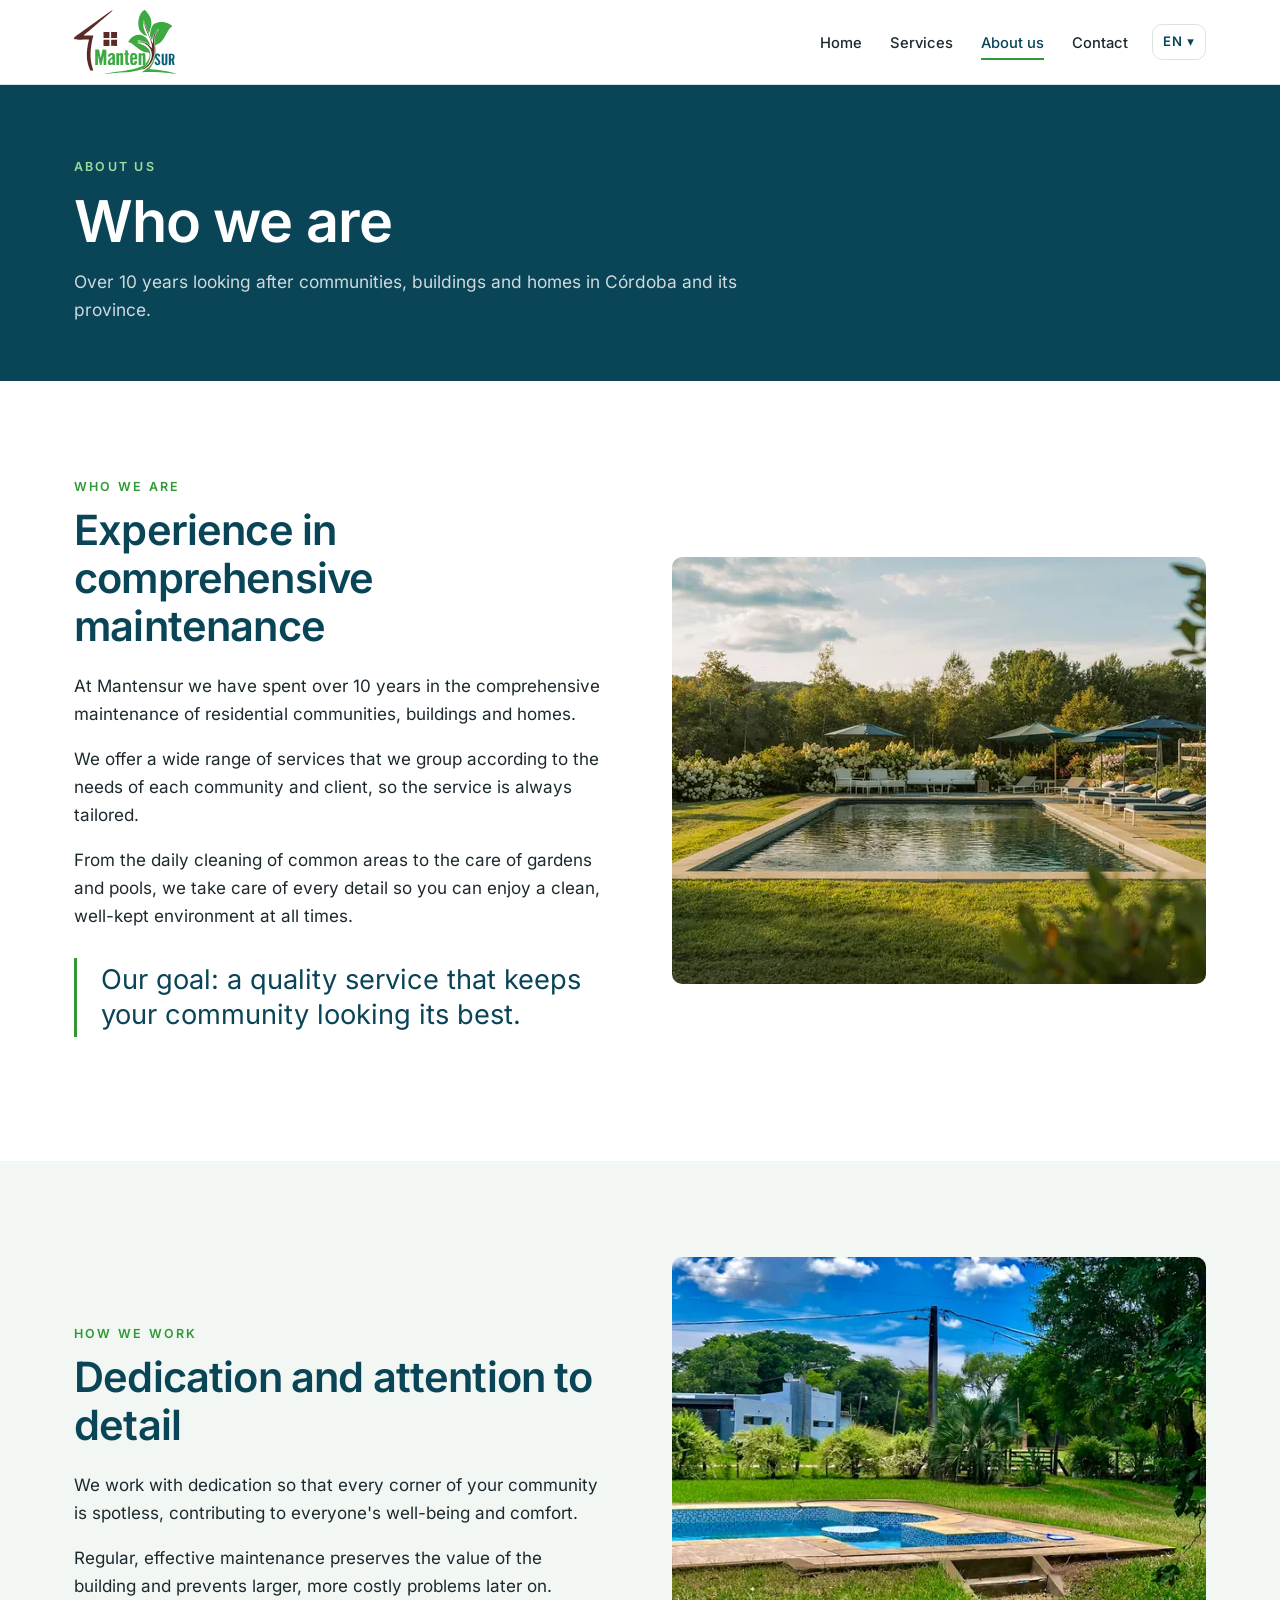
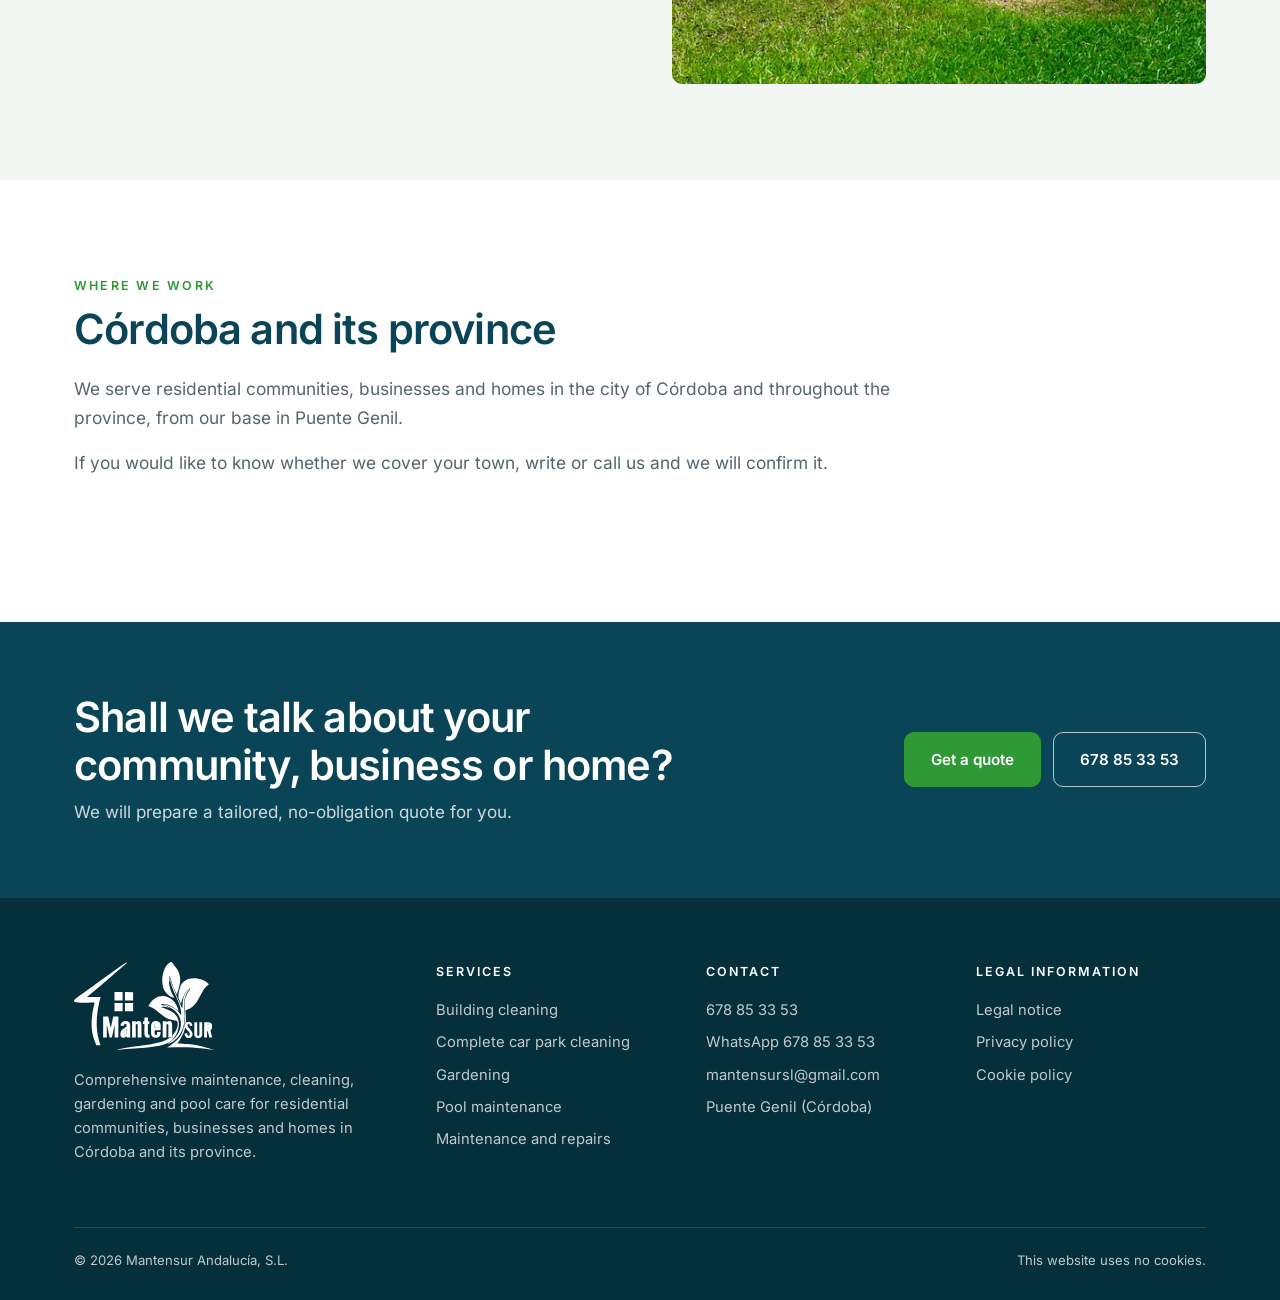
<file: en/about/index.html>
<!doctype html>
<html lang="en">
<head>
<meta charset="utf-8">
<meta name="viewport" content="width=device-width, initial-scale=1">
<title>Who we are · Mantensur</title>
<meta name="description" content="Mantensur: over 10 years of experience in the comprehensive maintenance of residential communities, buildings and homes in Córdoba and its province.">
<link rel="canonical" href="https://www.mantensur.com/en/about/">
<link rel="alternate" hreflang="es" href="https://www.mantensur.com/nosotros/"><link rel="alternate" hreflang="en" href="https://www.mantensur.com/en/about/"><link rel="alternate" hreflang="x-default" href="https://www.mantensur.com/nosotros/">
<meta property="og:type" content="website">
<meta property="og:title" content="Who we are · Mantensur">
<meta property="og:description" content="Mantensur: over 10 years of experience in the comprehensive maintenance of residential communities, buildings and homes in Córdoba and its province.">
<meta property="og:url" content="https://www.mantensur.com/en/about/">
<meta property="og:image" content="https://www.mantensur.com/img/compartir.jpg">
<meta property="og:locale" content="en_GB">
<meta name="theme-color" content="#0a4557">
<link rel="icon" href="/favicon.svg" type="image/svg+xml">
<link rel="preload" href="/fuentes/inter-latin-400-normal.woff2" as="font" type="font/woff2" crossorigin>
<link rel="stylesheet" href="/estilo.css?v=f1481cd4">

</head>
<body>
<a class="saltar" href="#contenido">Skip to content</a>
<header class="cabecera"><div class="contenedor">
<a class="logo" href="/en/" aria-label="Mantensur, go to the home page"><img src="/img/logo.svg?v=1" width="3146" height="1975" alt="Mantensur"></a>
<nav aria-label="Main menu"><ul class="menu"><li><a href="/en/">Home</a></li><li><a href="/en/services/">Services</a></li><li><a href="/en/about/" aria-current="page">About us</a></li><li><a href="/en/contact/">Contact</a></li></ul></nav>
<div class="idiomas"><button type="button" aria-expanded="false" aria-label="Change language">EN ▾</button><ul><li><a href="/nosotros/" hreflang="es" lang="es">Español</a></li><li><a href="/en/about/" hreflang="en" lang="en" aria-current="true">English</a></li></ul></div>
<button class="boton-menu" type="button" aria-expanded="false" aria-label="Open the menu"><svg viewBox="0 0 24 24" fill="none" stroke="currentColor" stroke-width="1.8"><path d="M4 7h16M4 12h16M4 17h16"/></svg></button>
</div></header>
<main id="contenido">
<section class="titular"><div class="contenedor"><span class="antetitulo">About us</span><h1>Who we are</h1><p>Over 10 years looking after communities, buildings and homes in Córdoba and its province.</p></div></section><section class="seccion"><div class="contenedor dos"><div><span class="antetitulo">Who we are</span><h2>Experience in comprehensive maintenance</h2><p>At Mantensur we have spent over 10 years in the comprehensive maintenance of residential communities, buildings and homes.</p><p>We offer a wide range of services that we group according to the needs of each community and client, so the service is always tailored.</p><p>From the daily cleaning of common areas to the care of gardens and pools, we take care of every detail so you can enjoy a clean, well-kept environment at all times.</p><p class="cita">Our goal: a quality service that keeps your community looking its best.</p></div><div><img src="/img/nosotros-1600.webp?v=b77d80e7" srcset="/img/nosotros-640.webp?v=5f070cc0 640w, /img/nosotros-1100.webp?v=b2f5c3c8 1100w, /img/nosotros-1600.webp?v=b77d80e7 1600w" sizes="(max-width:900px) 100vw, 560px" alt="Community pool surrounded by a garden" loading="lazy" decoding="async"></div></div></section><section class="seccion papel"><div class="contenedor dos"><div><span class="antetitulo">How we work</span><h2>Dedication and attention to detail</h2><p>We work with dedication so that every corner of your community is spotless, contributing to everyone&#x27;s well-being and comfort.</p><p>Regular, effective maintenance preserves the value of the building and prevents larger, more costly problems later on.</p></div><div><img src="/img/jardin-1600.webp?v=dee39791" srcset="/img/jardin-640.webp?v=f608b4de 640w, /img/jardin-1100.webp?v=9da843fe 1100w, /img/jardin-1600.webp?v=dee39791 1600w" sizes="(max-width:900px) 100vw, 560px" alt="Lawn and swimming pool" loading="lazy" decoding="async"></div></div></section><section class="seccion"><div class="contenedor"><div class="cabeza" style="max-width:820px"><span class="antetitulo">Where we work</span><h2>Córdoba and its province</h2><p>We serve residential communities, businesses and homes in the city of Córdoba and throughout the province, from our base in Puente Genil.</p><p>If you would like to know whether we cover your town, write or call us and we will confirm it.</p></div></div></section><section class="llamada"><div class="contenedor">
<div><h2>Shall we talk about your community, business or home?</h2><p>We will prepare a tailored, no-obligation quote for you.</p></div>
<div style="display:flex;gap:12px;flex-wrap:wrap"><a class="boton" href="/en/contact/">Get a quote</a><a class="boton claro" href="tel:+34678853353">678 85 33 53</a></div>
</div></section>
</main>
<footer class="pie"><div class="contenedor">
<div class="rejilla">
<div><a class="logo" href="/en/" aria-label="Mantensur, go to the home page"><img src="/img/logo-blanco.svg?v=1" width="3146" height="1975" alt="Mantensur"></a><p style="margin-top:18px">Comprehensive maintenance, cleaning, gardening and pool care for residential communities, businesses and homes in Córdoba and its province.</p></div>
<div><h4>Services</h4><ul><li><a href="/en/services/#limpieza-de-edificios">Building cleaning</a></li><li><a href="/en/services/#limpieza-integral-de-parking">Complete car park cleaning</a></li><li><a href="/en/services/#jardineria">Gardening</a></li><li><a href="/en/services/#mantenimiento-de-piscinas">Pool maintenance</a></li><li><a href="/en/services/#mantenimiento-y-reparaciones">Maintenance and repairs</a></li></ul></div>
<div><h4>Contact</h4><ul>
<li><a href="tel:+34678853353">678 85 33 53</a></li>
<li><a href="https://wa.me/34678853353" target="_blank" rel="noopener" title="WhatsApp">WhatsApp <span style="white-space:nowrap">678 85 33 53</span></a></li>
<li><a href="mailto:mantensursl@gmail.com">mantensursl@gmail.com</a></li>
<li>Puente Genil (Córdoba)</li></ul></div>
<div><h4>Legal information</h4><ul><li><a href="/en/legal-notice/">Legal notice</a></li><li><a href="/en/privacy/">Privacy policy</a></li><li><a href="/en/cookies/">Cookie policy</a></li></ul></div>
</div>
<div class="bajo"><span>© 2026 Mantensur Andalucía, S.L.</span><span>This website uses no cookies.</span></div>
</div></footer>
<script src="/web.js" defer></script>
</body>
</html>
</file>
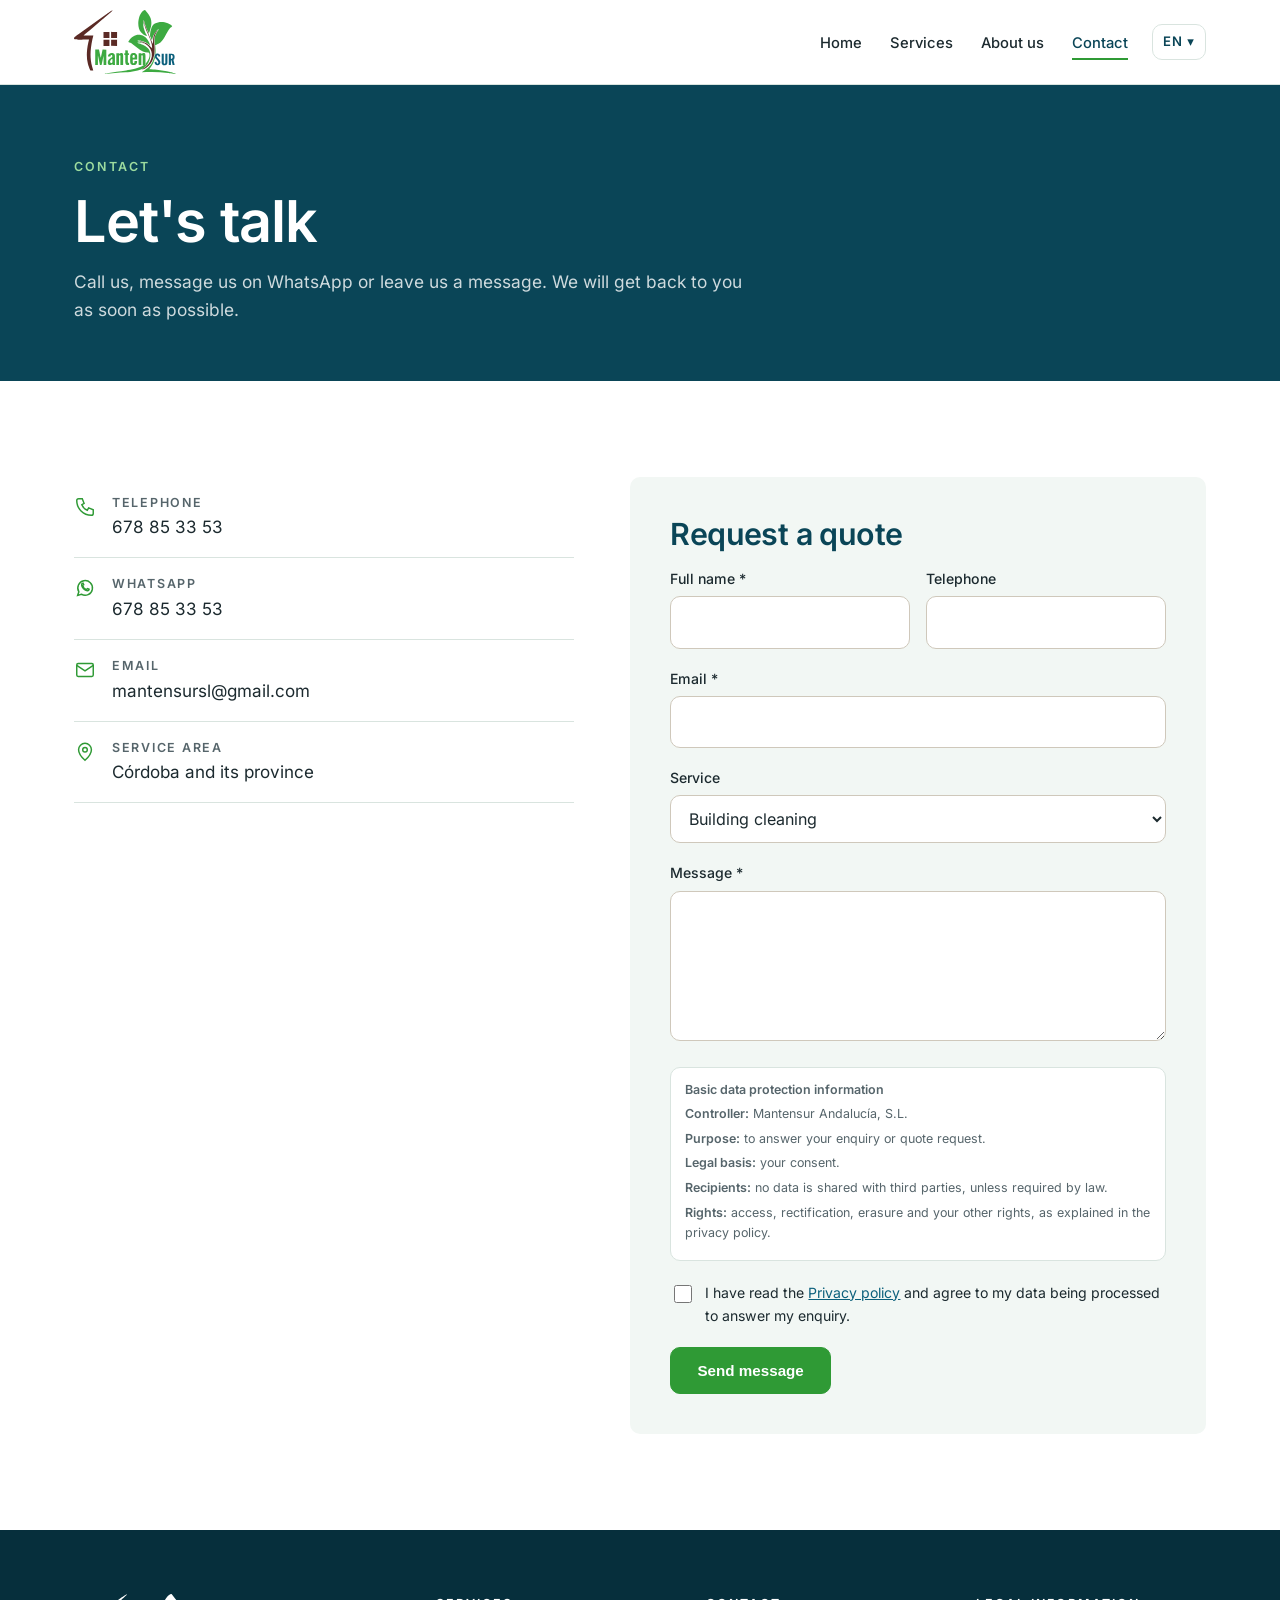
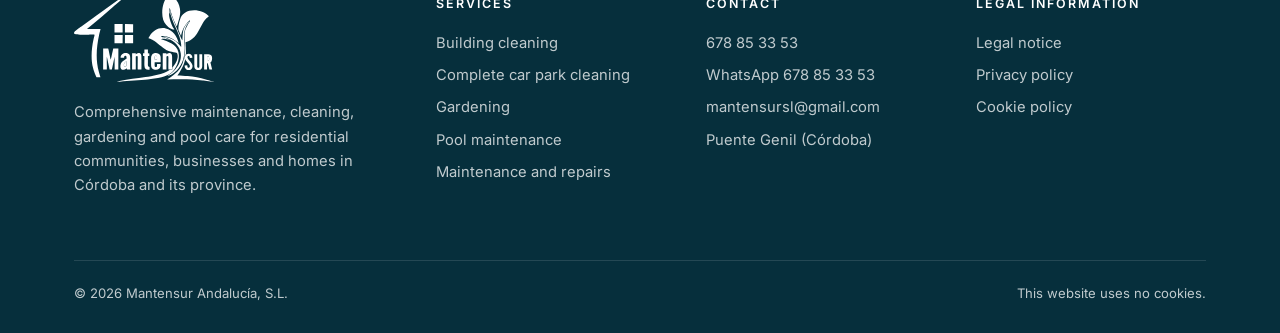
<file: en/contact/index.html>
<!doctype html>
<html lang="en">
<head>
<meta charset="utf-8">
<meta name="viewport" content="width=device-width, initial-scale=1">
<title>Let&#x27;s talk · Mantensur</title>
<meta name="description" content="Contact Mantensur in Puente Genil (Córdoba): telephone, WhatsApp and email. Free, no-obligation quote.">
<link rel="canonical" href="https://www.mantensur.com/en/contact/">
<link rel="alternate" hreflang="es" href="https://www.mantensur.com/contacto/"><link rel="alternate" hreflang="en" href="https://www.mantensur.com/en/contact/"><link rel="alternate" hreflang="x-default" href="https://www.mantensur.com/contacto/">
<meta property="og:type" content="website">
<meta property="og:title" content="Let&#x27;s talk · Mantensur">
<meta property="og:description" content="Contact Mantensur in Puente Genil (Córdoba): telephone, WhatsApp and email. Free, no-obligation quote.">
<meta property="og:url" content="https://www.mantensur.com/en/contact/">
<meta property="og:image" content="https://www.mantensur.com/img/compartir.jpg">
<meta property="og:locale" content="en_GB">
<meta name="theme-color" content="#0a4557">
<link rel="icon" href="/favicon.svg" type="image/svg+xml">
<link rel="preload" href="/fuentes/inter-latin-400-normal.woff2" as="font" type="font/woff2" crossorigin>
<link rel="stylesheet" href="/estilo.css?v=f1481cd4">

</head>
<body>
<a class="saltar" href="#contenido">Skip to content</a>
<header class="cabecera"><div class="contenedor">
<a class="logo" href="/en/" aria-label="Mantensur, go to the home page"><img src="/img/logo.svg?v=1" width="3146" height="1975" alt="Mantensur"></a>
<nav aria-label="Main menu"><ul class="menu"><li><a href="/en/">Home</a></li><li><a href="/en/services/">Services</a></li><li><a href="/en/about/">About us</a></li><li><a href="/en/contact/" aria-current="page">Contact</a></li></ul></nav>
<div class="idiomas"><button type="button" aria-expanded="false" aria-label="Change language">EN ▾</button><ul><li><a href="/contacto/" hreflang="es" lang="es">Español</a></li><li><a href="/en/contact/" hreflang="en" lang="en" aria-current="true">English</a></li></ul></div>
<button class="boton-menu" type="button" aria-expanded="false" aria-label="Open the menu"><svg viewBox="0 0 24 24" fill="none" stroke="currentColor" stroke-width="1.8"><path d="M4 7h16M4 12h16M4 17h16"/></svg></button>
</div></header>
<main id="contenido">
<section class="titular"><div class="contenedor"><span class="antetitulo">Contact</span><h1>Let&#x27;s talk</h1><p>Call us, message us on WhatsApp or leave us a message. We will get back to you as soon as possible.</p></div></section>
<section class="seccion"><div class="contenedor contacto">
<div>
<ul class="datos">
<li><svg viewBox="0 0 24 24" fill="none" stroke="currentColor" stroke-width="1.6"><path d="M5 3h4l2 5-2.5 1.5a11 11 0 0 0 6 6L16 13l5 2v4a2 2 0 0 1-2 2A16 16 0 0 1 3 5a2 2 0 0 1 2-2"/></svg><div><b>Telephone</b><a href="tel:+34678853353">678 85 33 53</a></div></li>
<li><svg viewBox="0 0 24 24" fill="none" stroke="currentColor" stroke-width="1.6"><path d="M4 20l1.3-3.9A8 8 0 1 1 8 18.8z"/><path d="M9.5 9.2c.3 1.9 2.4 4 4.3 4.4l1-1 1.7.8c-.2 1-1 1.6-2 1.5-3-.3-5.9-3.2-6.2-6.2-.1-1 .5-1.8 1.5-2l.8 1.7z"/></svg><div><b>WhatsApp</b><a href="https://wa.me/34678853353" target="_blank" rel="noopener">678 85 33 53</a></div></li>
<li><svg viewBox="0 0 24 24" fill="none" stroke="currentColor" stroke-width="1.6"><rect x="3" y="5" width="18" height="14" rx="1.5"/><path d="m3 7 9 6 9-6"/></svg><div><b>Email</b><a href="mailto:mantensursl@gmail.com">mantensursl@gmail.com</a></div></li>
<li><svg viewBox="0 0 24 24" fill="none" stroke="currentColor" stroke-width="1.6"><path d="M12 21s-7-6.2-7-11.5A7 7 0 0 1 19 9.5C19 14.8 12 21 12 21z"/><circle cx="12" cy="9.5" r="2.5"/></svg><div><b>Service area</b>Córdoba and its province</div></li>
</ul>
</div>
<form class="formulario" action="/api/contacto" method="post" data-ok="Thank you. We have received your message and will reply as soon as possible." data-mal="The message could not be sent. Please call us or contact us by WhatsApp or email.">
<h2 style="font-size:1.9rem">Request a quote</h2>
<input type="hidden" name="idioma" value="en"><input type="hidden" name="t" value="">
<div class="trampa" aria-hidden="true"><label>Web <input type="text" name="web" tabindex="-1" autocomplete="off"></label></div>
<div class="fila">
<div class="campo"><label for="nombre">Full name *</label><input id="nombre" name="nombre" required maxlength="120" autocomplete="name"></div>
<div class="campo"><label for="telefono">Telephone</label><input id="telefono" name="telefono" type="tel" maxlength="30" autocomplete="tel"></div>
</div>
<div class="campo"><label for="correo">Email *</label><input id="correo" name="correo" type="email" required maxlength="160" autocomplete="email"></div>
<div class="campo"><label for="asunto">Service</label><select id="asunto" name="asunto"><option>Building cleaning</option><option>Complete car park cleaning</option><option>Gardening</option><option>Pool maintenance</option><option>Maintenance and repairs</option><option>Several services</option><option>Other</option></select></div>
<div class="campo"><label for="mensaje">Message *</label><textarea id="mensaje" name="mensaje" required maxlength="4000"></textarea></div>
<div class="info-basica"><p><b>Basic data protection information</b></p><p><b>Controller:</b> Mantensur Andalucía, S.L.</p><p><b>Purpose:</b> to answer your enquiry or quote request.</p><p><b>Legal basis:</b> your consent.</p><p><b>Recipients:</b> no data is shared with third parties, unless required by law.</p><p><b>Rights:</b> access, rectification, erasure and your other rights, as explained in the privacy policy.</p></div>
<label class="casilla"><input type="checkbox" name="acepto" value="si" required> <span>I have read the <a href="/en/privacy/" target="_blank">Privacy policy</a> and agree to my data being processed to answer my enquiry.</span></label>
<button class="boton" type="submit">Send message</button>
<div class="aviso-form" role="status" aria-live="polite"></div>
</form>
</div></section>
</main>
<footer class="pie"><div class="contenedor">
<div class="rejilla">
<div><a class="logo" href="/en/" aria-label="Mantensur, go to the home page"><img src="/img/logo-blanco.svg?v=1" width="3146" height="1975" alt="Mantensur"></a><p style="margin-top:18px">Comprehensive maintenance, cleaning, gardening and pool care for residential communities, businesses and homes in Córdoba and its province.</p></div>
<div><h4>Services</h4><ul><li><a href="/en/services/#limpieza-de-edificios">Building cleaning</a></li><li><a href="/en/services/#limpieza-integral-de-parking">Complete car park cleaning</a></li><li><a href="/en/services/#jardineria">Gardening</a></li><li><a href="/en/services/#mantenimiento-de-piscinas">Pool maintenance</a></li><li><a href="/en/services/#mantenimiento-y-reparaciones">Maintenance and repairs</a></li></ul></div>
<div><h4>Contact</h4><ul>
<li><a href="tel:+34678853353">678 85 33 53</a></li>
<li><a href="https://wa.me/34678853353" target="_blank" rel="noopener" title="WhatsApp">WhatsApp <span style="white-space:nowrap">678 85 33 53</span></a></li>
<li><a href="mailto:mantensursl@gmail.com">mantensursl@gmail.com</a></li>
<li>Puente Genil (Córdoba)</li></ul></div>
<div><h4>Legal information</h4><ul><li><a href="/en/legal-notice/">Legal notice</a></li><li><a href="/en/privacy/">Privacy policy</a></li><li><a href="/en/cookies/">Cookie policy</a></li></ul></div>
</div>
<div class="bajo"><span>© 2026 Mantensur Andalucía, S.L.</span><span>This website uses no cookies.</span></div>
</div></footer>
<script src="/web.js" defer></script>
</body>
</html>
</file>
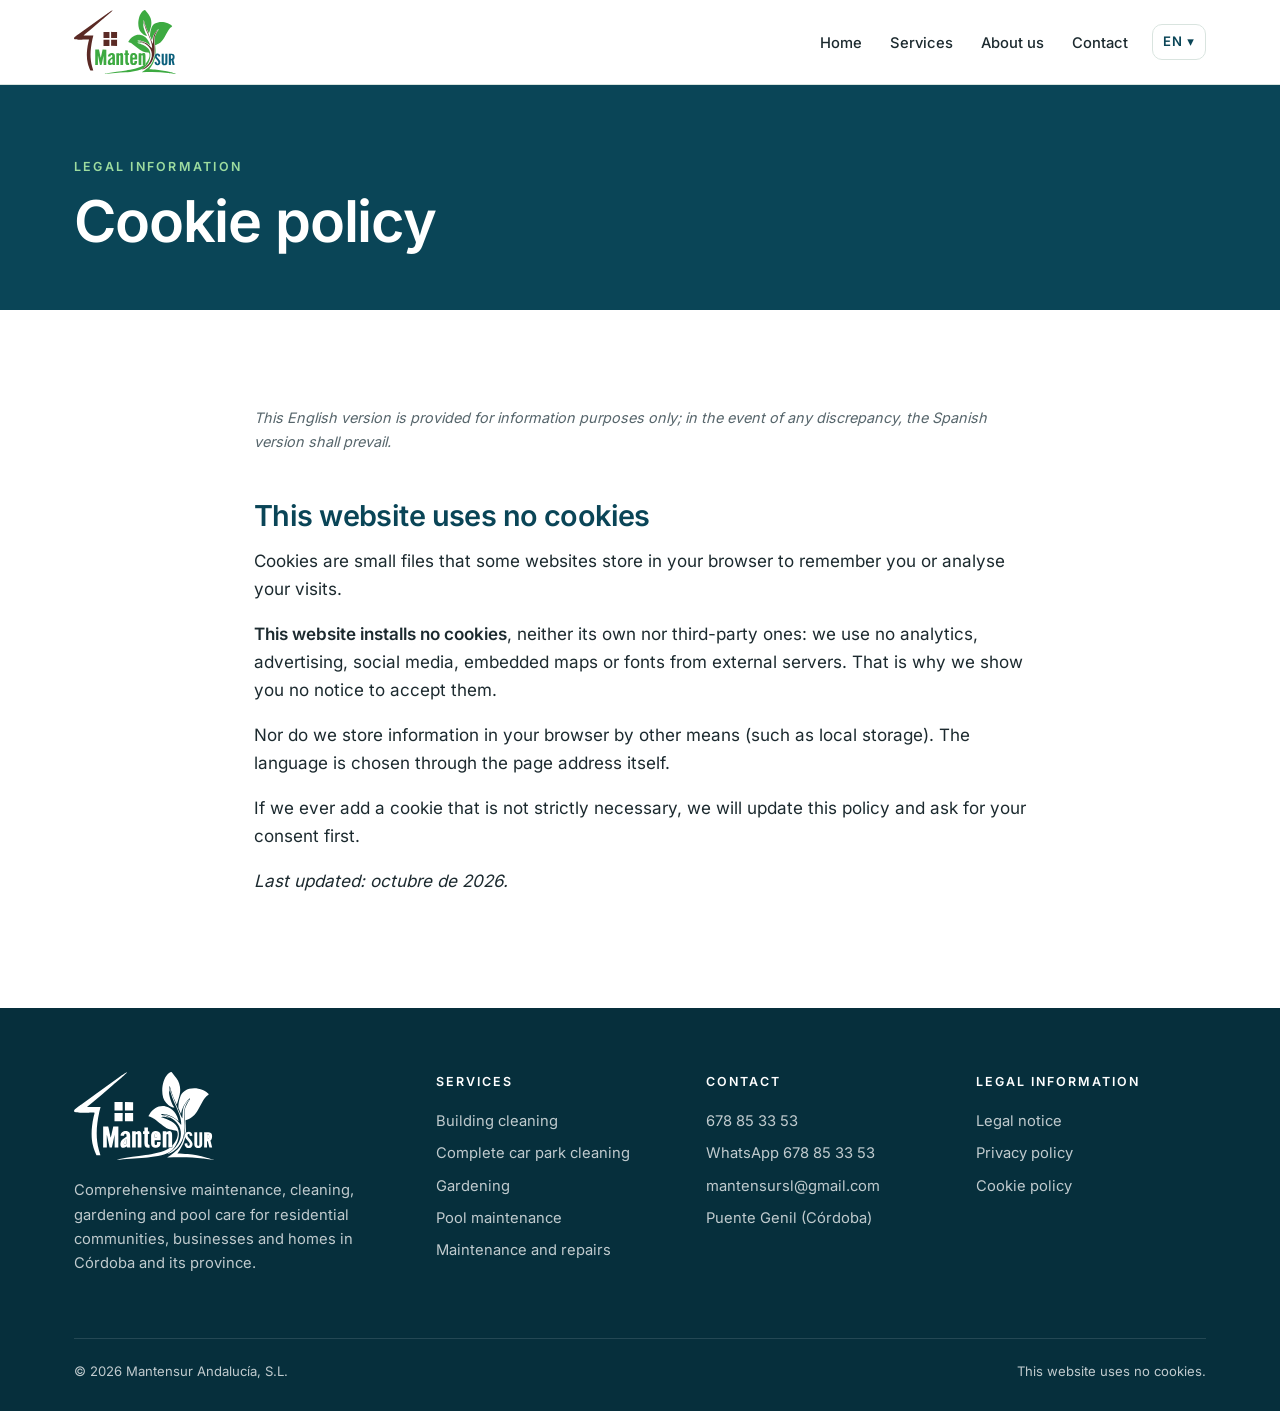
<file: en/cookies/index.html>
<!doctype html>
<html lang="en">
<head>
<meta charset="utf-8">
<meta name="viewport" content="width=device-width, initial-scale=1">
<title>Cookie policy · Mantensur</title>
<meta name="description" content="This website uses no cookies.">
<link rel="canonical" href="https://www.mantensur.com/en/cookies/">
<link rel="alternate" hreflang="es" href="https://www.mantensur.com/cookies/"><link rel="alternate" hreflang="en" href="https://www.mantensur.com/en/cookies/"><link rel="alternate" hreflang="x-default" href="https://www.mantensur.com/cookies/">
<meta property="og:type" content="website">
<meta property="og:title" content="Cookie policy · Mantensur">
<meta property="og:description" content="This website uses no cookies.">
<meta property="og:url" content="https://www.mantensur.com/en/cookies/">
<meta property="og:image" content="https://www.mantensur.com/img/compartir.jpg">
<meta property="og:locale" content="en_GB">
<meta name="theme-color" content="#0a4557">
<link rel="icon" href="/favicon.svg" type="image/svg+xml">
<link rel="preload" href="/fuentes/inter-latin-400-normal.woff2" as="font" type="font/woff2" crossorigin>
<link rel="stylesheet" href="/estilo.css?v=f1481cd4">

</head>
<body>
<a class="saltar" href="#contenido">Skip to content</a>
<header class="cabecera"><div class="contenedor">
<a class="logo" href="/en/" aria-label="Mantensur, go to the home page"><img src="/img/logo.svg?v=1" width="3146" height="1975" alt="Mantensur"></a>
<nav aria-label="Main menu"><ul class="menu"><li><a href="/en/">Home</a></li><li><a href="/en/services/">Services</a></li><li><a href="/en/about/">About us</a></li><li><a href="/en/contact/">Contact</a></li></ul></nav>
<div class="idiomas"><button type="button" aria-expanded="false" aria-label="Change language">EN ▾</button><ul><li><a href="/cookies/" hreflang="es" lang="es">Español</a></li><li><a href="/en/cookies/" hreflang="en" lang="en" aria-current="true">English</a></li></ul></div>
<button class="boton-menu" type="button" aria-expanded="false" aria-label="Open the menu"><svg viewBox="0 0 24 24" fill="none" stroke="currentColor" stroke-width="1.8"><path d="M4 7h16M4 12h16M4 17h16"/></svg></button>
</div></header>
<main id="contenido">
<section class="titular"><div class="contenedor"><span class="antetitulo">Legal information</span><h1>Cookie policy</h1></div></section><section class="seccion"><div class="contenedor legal"><p style="font-size:.9rem;color:var(--gris)"><em>This English version is provided for information purposes only; in the event of any discrepancy, the Spanish version shall prevail.</em></p>
<h2>This website uses no cookies</h2>
<p>Cookies are small files that some websites store in your browser to remember you or analyse your visits.</p>
<p><b>This website installs no cookies</b>, neither its own nor third-party ones: we use no analytics, advertising, social media, embedded maps or fonts from external servers. That is why we show you no notice to accept them.</p>
<p>Nor do we store information in your browser by other means (such as local storage). The language is chosen through the page address itself.</p>
<p>If we ever add a cookie that is not strictly necessary, we will update this policy and ask for your consent first.</p>
<p><em>Last updated: octubre de 2026.</em></p>
</div></section>
</main>
<footer class="pie"><div class="contenedor">
<div class="rejilla">
<div><a class="logo" href="/en/" aria-label="Mantensur, go to the home page"><img src="/img/logo-blanco.svg?v=1" width="3146" height="1975" alt="Mantensur"></a><p style="margin-top:18px">Comprehensive maintenance, cleaning, gardening and pool care for residential communities, businesses and homes in Córdoba and its province.</p></div>
<div><h4>Services</h4><ul><li><a href="/en/services/#limpieza-de-edificios">Building cleaning</a></li><li><a href="/en/services/#limpieza-integral-de-parking">Complete car park cleaning</a></li><li><a href="/en/services/#jardineria">Gardening</a></li><li><a href="/en/services/#mantenimiento-de-piscinas">Pool maintenance</a></li><li><a href="/en/services/#mantenimiento-y-reparaciones">Maintenance and repairs</a></li></ul></div>
<div><h4>Contact</h4><ul>
<li><a href="tel:+34678853353">678 85 33 53</a></li>
<li><a href="https://wa.me/34678853353" target="_blank" rel="noopener" title="WhatsApp">WhatsApp <span style="white-space:nowrap">678 85 33 53</span></a></li>
<li><a href="mailto:mantensursl@gmail.com">mantensursl@gmail.com</a></li>
<li>Puente Genil (Córdoba)</li></ul></div>
<div><h4>Legal information</h4><ul><li><a href="/en/legal-notice/">Legal notice</a></li><li><a href="/en/privacy/">Privacy policy</a></li><li><a href="/en/cookies/">Cookie policy</a></li></ul></div>
</div>
<div class="bajo"><span>© 2026 Mantensur Andalucía, S.L.</span><span>This website uses no cookies.</span></div>
</div></footer>
<script src="/web.js" defer></script>
</body>
</html>
</file>
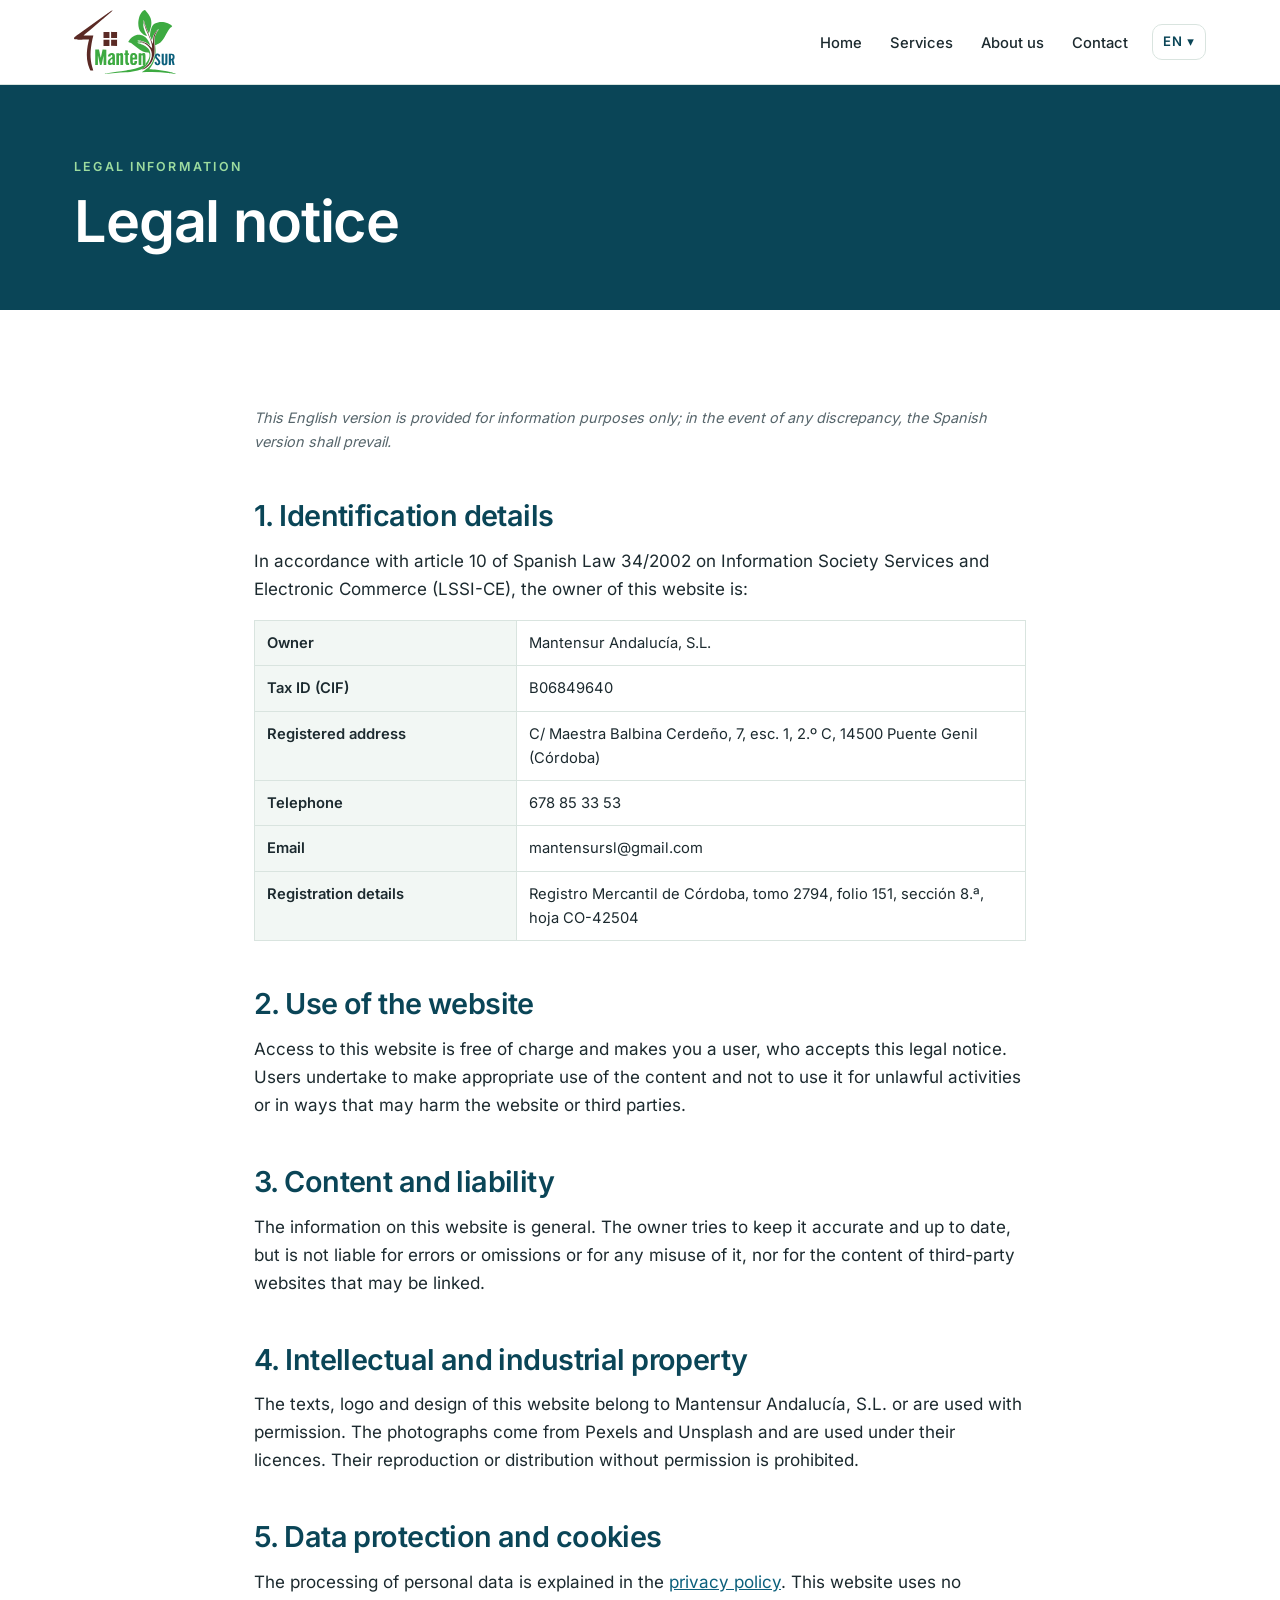
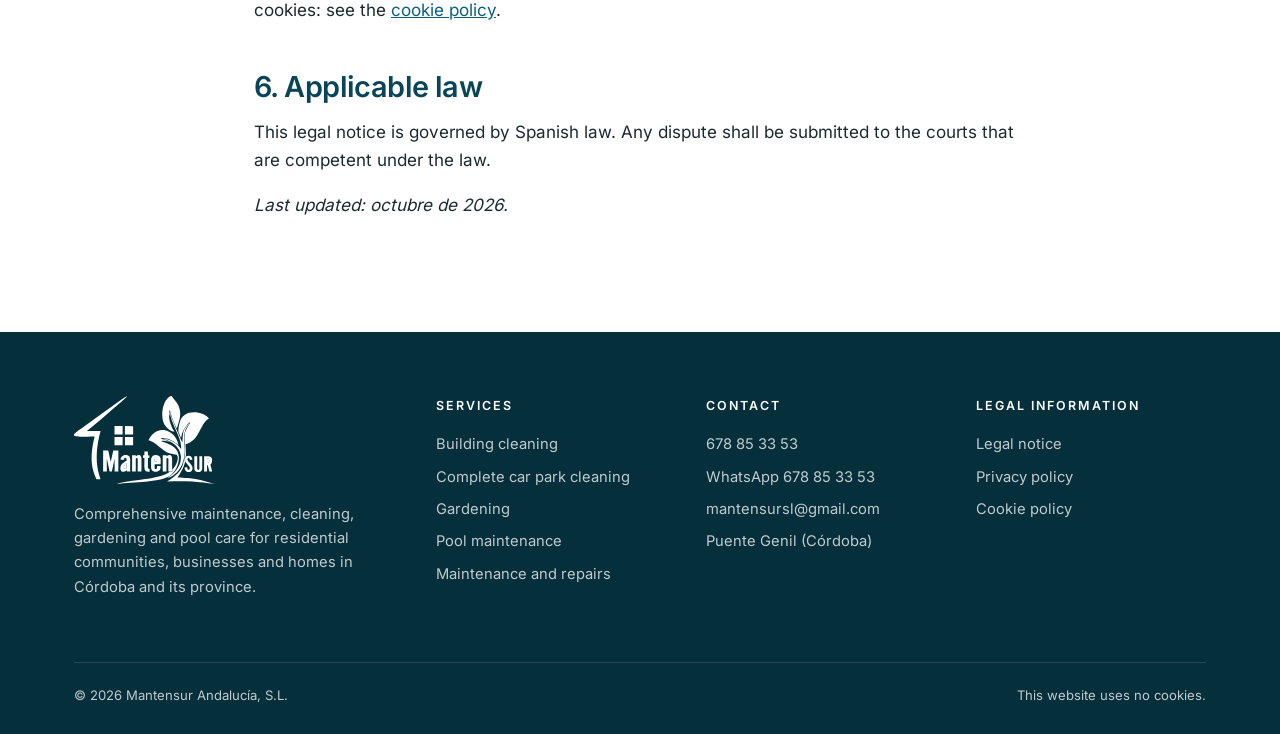
<file: en/legal-notice/index.html>
<!doctype html>
<html lang="en">
<head>
<meta charset="utf-8">
<meta name="viewport" content="width=device-width, initial-scale=1">
<title>Legal notice · Mantensur</title>
<meta name="description" content="Legal notice of the Mantensur Andalucía, S.L. website.">
<link rel="canonical" href="https://www.mantensur.com/en/legal-notice/">
<link rel="alternate" hreflang="es" href="https://www.mantensur.com/aviso-legal/"><link rel="alternate" hreflang="en" href="https://www.mantensur.com/en/legal-notice/"><link rel="alternate" hreflang="x-default" href="https://www.mantensur.com/aviso-legal/">
<meta property="og:type" content="website">
<meta property="og:title" content="Legal notice · Mantensur">
<meta property="og:description" content="Legal notice of the Mantensur Andalucía, S.L. website.">
<meta property="og:url" content="https://www.mantensur.com/en/legal-notice/">
<meta property="og:image" content="https://www.mantensur.com/img/compartir.jpg">
<meta property="og:locale" content="en_GB">
<meta name="theme-color" content="#0a4557">
<link rel="icon" href="/favicon.svg" type="image/svg+xml">
<link rel="preload" href="/fuentes/inter-latin-400-normal.woff2" as="font" type="font/woff2" crossorigin>
<link rel="stylesheet" href="/estilo.css?v=f1481cd4">

</head>
<body>
<a class="saltar" href="#contenido">Skip to content</a>
<header class="cabecera"><div class="contenedor">
<a class="logo" href="/en/" aria-label="Mantensur, go to the home page"><img src="/img/logo.svg?v=1" width="3146" height="1975" alt="Mantensur"></a>
<nav aria-label="Main menu"><ul class="menu"><li><a href="/en/">Home</a></li><li><a href="/en/services/">Services</a></li><li><a href="/en/about/">About us</a></li><li><a href="/en/contact/">Contact</a></li></ul></nav>
<div class="idiomas"><button type="button" aria-expanded="false" aria-label="Change language">EN ▾</button><ul><li><a href="/aviso-legal/" hreflang="es" lang="es">Español</a></li><li><a href="/en/legal-notice/" hreflang="en" lang="en" aria-current="true">English</a></li></ul></div>
<button class="boton-menu" type="button" aria-expanded="false" aria-label="Open the menu"><svg viewBox="0 0 24 24" fill="none" stroke="currentColor" stroke-width="1.8"><path d="M4 7h16M4 12h16M4 17h16"/></svg></button>
</div></header>
<main id="contenido">
<section class="titular"><div class="contenedor"><span class="antetitulo">Legal information</span><h1>Legal notice</h1></div></section><section class="seccion"><div class="contenedor legal"><p style="font-size:.9rem;color:var(--gris)"><em>This English version is provided for information purposes only; in the event of any discrepancy, the Spanish version shall prevail.</em></p>
<h2>1. Identification details</h2>
<p>In accordance with article 10 of Spanish Law 34/2002 on Information Society Services and Electronic Commerce (LSSI-CE), the owner of this website is:</p>
<table>
<tr><th>Owner</th><td>Mantensur Andalucía, S.L.</td></tr>
<tr><th>Tax ID (CIF)</th><td>B06849640</td></tr>
<tr><th>Registered address</th><td>C/ Maestra Balbina Cerdeño, 7, esc. 1, 2.º C, 14500 Puente Genil (Córdoba)</td></tr>
<tr><th>Telephone</th><td>678 85 33 53</td></tr>
<tr><th>Email</th><td>mantensursl@gmail.com</td></tr>
<tr><th>Registration details</th><td>Registro Mercantil de Córdoba, tomo 2794, folio 151, sección 8.ª, hoja CO-42504</td></tr>
</table>
<h2>2. Use of the website</h2>
<p>Access to this website is free of charge and makes you a user, who accepts this legal notice. Users undertake to make appropriate use of the content and not to use it for unlawful activities or in ways that may harm the website or third parties.</p>
<h2>3. Content and liability</h2>
<p>The information on this website is general. The owner tries to keep it accurate and up to date, but is not liable for errors or omissions or for any misuse of it, nor for the content of third-party websites that may be linked.</p>
<h2>4. Intellectual and industrial property</h2>
<p>The texts, logo and design of this website belong to Mantensur Andalucía, S.L. or are used with permission. The photographs come from Pexels and Unsplash and are used under their licences. Their reproduction or distribution without permission is prohibited.</p>
<h2>5. Data protection and cookies</h2>
<p>The processing of personal data is explained in the <a href="/en/privacy/">privacy policy</a>. This website uses no cookies: see the <a href="/en/cookies/">cookie policy</a>.</p>
<h2>6. Applicable law</h2>
<p>This legal notice is governed by Spanish law. Any dispute shall be submitted to the courts that are competent under the law.</p>
<p><em>Last updated: octubre de 2026.</em></p>
</div></section>
</main>
<footer class="pie"><div class="contenedor">
<div class="rejilla">
<div><a class="logo" href="/en/" aria-label="Mantensur, go to the home page"><img src="/img/logo-blanco.svg?v=1" width="3146" height="1975" alt="Mantensur"></a><p style="margin-top:18px">Comprehensive maintenance, cleaning, gardening and pool care for residential communities, businesses and homes in Córdoba and its province.</p></div>
<div><h4>Services</h4><ul><li><a href="/en/services/#limpieza-de-edificios">Building cleaning</a></li><li><a href="/en/services/#limpieza-integral-de-parking">Complete car park cleaning</a></li><li><a href="/en/services/#jardineria">Gardening</a></li><li><a href="/en/services/#mantenimiento-de-piscinas">Pool maintenance</a></li><li><a href="/en/services/#mantenimiento-y-reparaciones">Maintenance and repairs</a></li></ul></div>
<div><h4>Contact</h4><ul>
<li><a href="tel:+34678853353">678 85 33 53</a></li>
<li><a href="https://wa.me/34678853353" target="_blank" rel="noopener" title="WhatsApp">WhatsApp <span style="white-space:nowrap">678 85 33 53</span></a></li>
<li><a href="mailto:mantensursl@gmail.com">mantensursl@gmail.com</a></li>
<li>Puente Genil (Córdoba)</li></ul></div>
<div><h4>Legal information</h4><ul><li><a href="/en/legal-notice/">Legal notice</a></li><li><a href="/en/privacy/">Privacy policy</a></li><li><a href="/en/cookies/">Cookie policy</a></li></ul></div>
</div>
<div class="bajo"><span>© 2026 Mantensur Andalucía, S.L.</span><span>This website uses no cookies.</span></div>
</div></footer>
<script src="/web.js" defer></script>
</body>
</html>
</file>
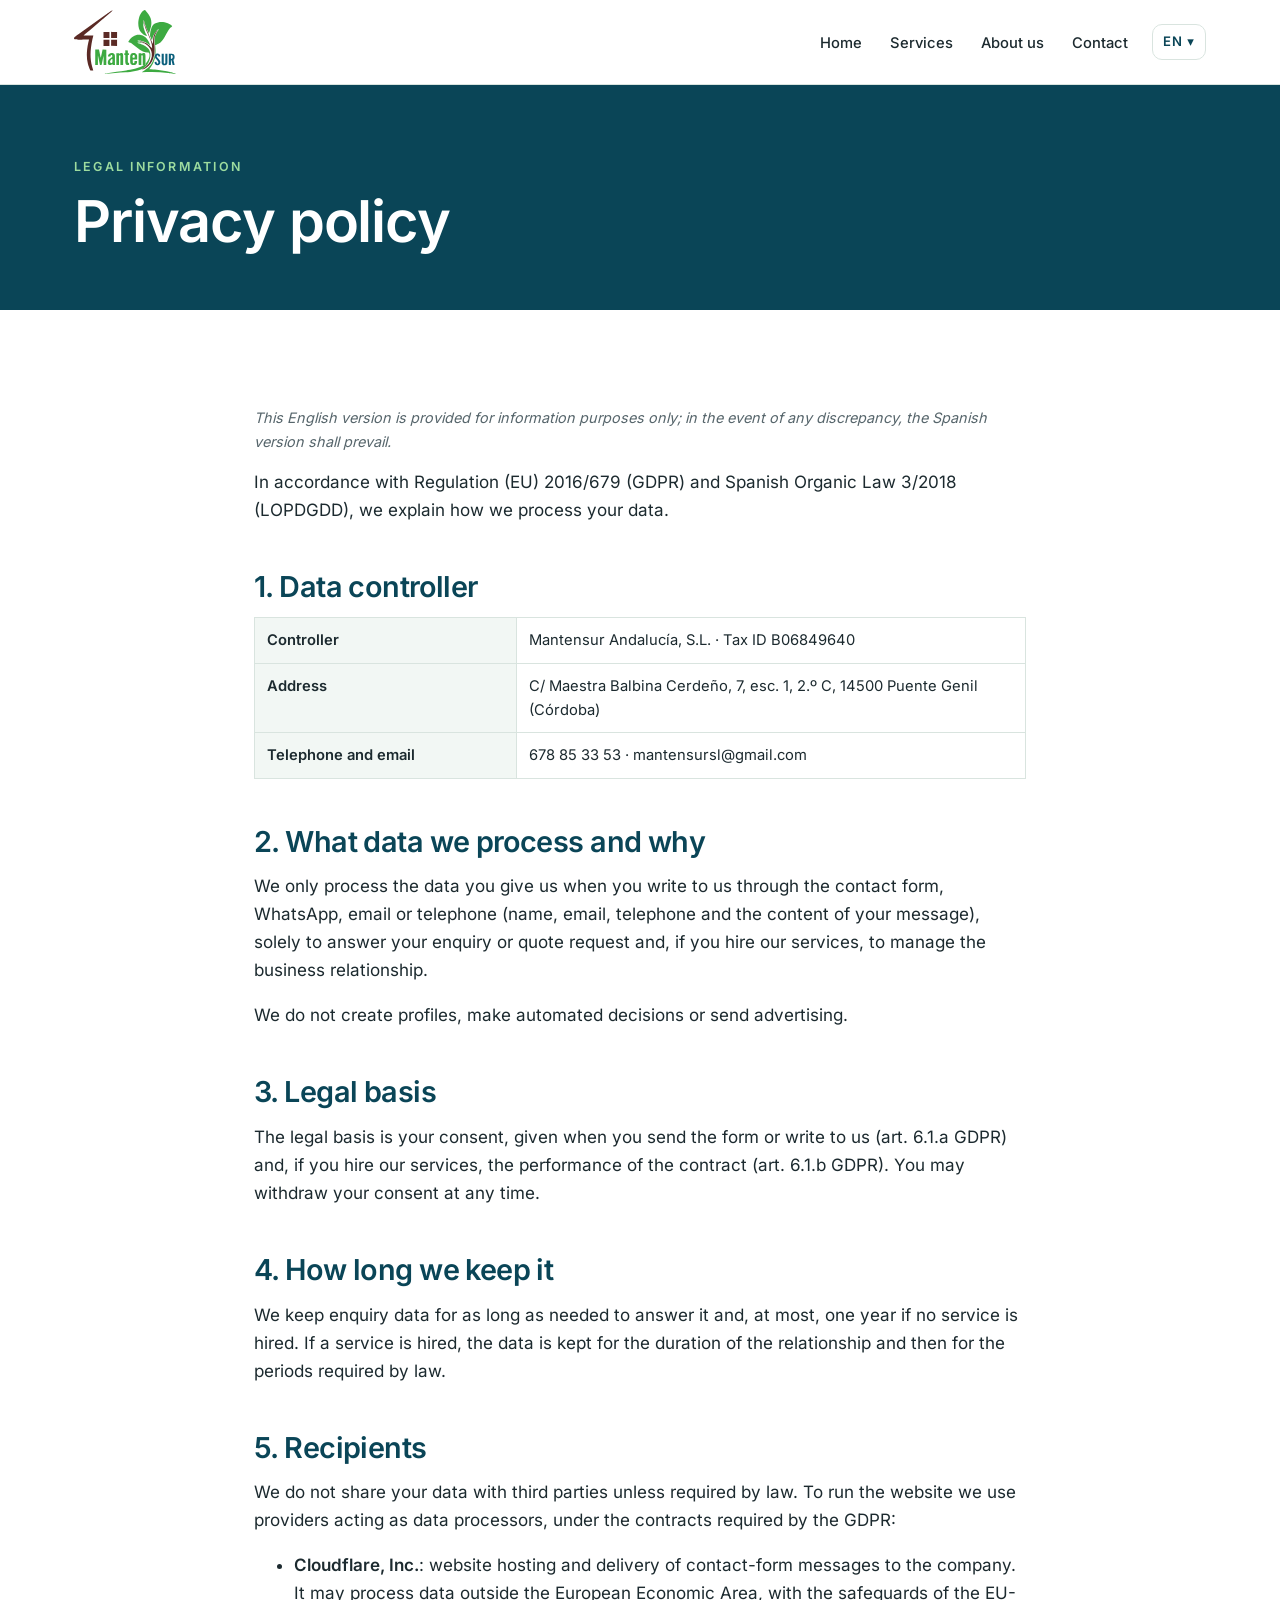
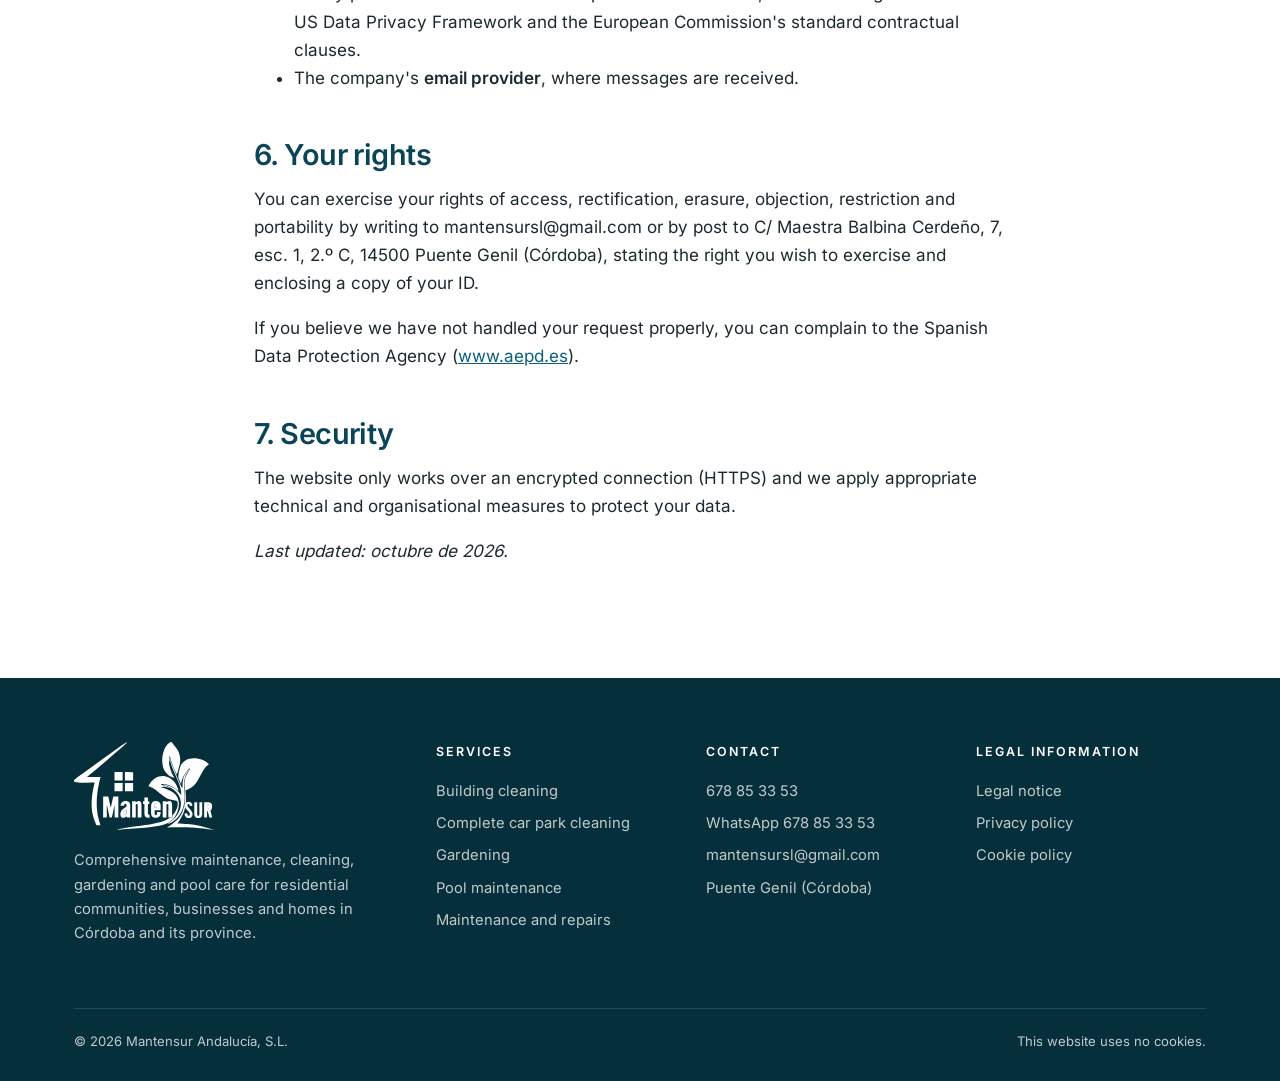
<file: en/privacy/index.html>
<!doctype html>
<html lang="en">
<head>
<meta charset="utf-8">
<meta name="viewport" content="width=device-width, initial-scale=1">
<title>Privacy policy · Mantensur</title>
<meta name="description" content="How Mantensur Andalucía, S.L. processes the personal data it receives through this website.">
<link rel="canonical" href="https://www.mantensur.com/en/privacy/">
<link rel="alternate" hreflang="es" href="https://www.mantensur.com/privacidad/"><link rel="alternate" hreflang="en" href="https://www.mantensur.com/en/privacy/"><link rel="alternate" hreflang="x-default" href="https://www.mantensur.com/privacidad/">
<meta property="og:type" content="website">
<meta property="og:title" content="Privacy policy · Mantensur">
<meta property="og:description" content="How Mantensur Andalucía, S.L. processes the personal data it receives through this website.">
<meta property="og:url" content="https://www.mantensur.com/en/privacy/">
<meta property="og:image" content="https://www.mantensur.com/img/compartir.jpg">
<meta property="og:locale" content="en_GB">
<meta name="theme-color" content="#0a4557">
<link rel="icon" href="/favicon.svg" type="image/svg+xml">
<link rel="preload" href="/fuentes/inter-latin-400-normal.woff2" as="font" type="font/woff2" crossorigin>
<link rel="stylesheet" href="/estilo.css?v=f1481cd4">

</head>
<body>
<a class="saltar" href="#contenido">Skip to content</a>
<header class="cabecera"><div class="contenedor">
<a class="logo" href="/en/" aria-label="Mantensur, go to the home page"><img src="/img/logo.svg?v=1" width="3146" height="1975" alt="Mantensur"></a>
<nav aria-label="Main menu"><ul class="menu"><li><a href="/en/">Home</a></li><li><a href="/en/services/">Services</a></li><li><a href="/en/about/">About us</a></li><li><a href="/en/contact/">Contact</a></li></ul></nav>
<div class="idiomas"><button type="button" aria-expanded="false" aria-label="Change language">EN ▾</button><ul><li><a href="/privacidad/" hreflang="es" lang="es">Español</a></li><li><a href="/en/privacy/" hreflang="en" lang="en" aria-current="true">English</a></li></ul></div>
<button class="boton-menu" type="button" aria-expanded="false" aria-label="Open the menu"><svg viewBox="0 0 24 24" fill="none" stroke="currentColor" stroke-width="1.8"><path d="M4 7h16M4 12h16M4 17h16"/></svg></button>
</div></header>
<main id="contenido">
<section class="titular"><div class="contenedor"><span class="antetitulo">Legal information</span><h1>Privacy policy</h1></div></section><section class="seccion"><div class="contenedor legal"><p style="font-size:.9rem;color:var(--gris)"><em>This English version is provided for information purposes only; in the event of any discrepancy, the Spanish version shall prevail.</em></p>
<p>In accordance with Regulation (EU) 2016/679 (GDPR) and Spanish Organic Law 3/2018 (LOPDGDD), we explain how we process your data.</p>
<h2>1. Data controller</h2>
<table>
<tr><th>Controller</th><td>Mantensur Andalucía, S.L. · Tax ID B06849640</td></tr>
<tr><th>Address</th><td>C/ Maestra Balbina Cerdeño, 7, esc. 1, 2.º C, 14500 Puente Genil (Córdoba)</td></tr>
<tr><th>Telephone and email</th><td>678 85 33 53 · mantensursl@gmail.com</td></tr>
</table>
<h2>2. What data we process and why</h2>
<p>We only process the data you give us when you write to us through the contact form, WhatsApp, email or telephone (name, email, telephone and the content of your message), solely to answer your enquiry or quote request and, if you hire our services, to manage the business relationship.</p>
<p>We do not create profiles, make automated decisions or send advertising.</p>
<h2>3. Legal basis</h2>
<p>The legal basis is your consent, given when you send the form or write to us (art. 6.1.a GDPR) and, if you hire our services, the performance of the contract (art. 6.1.b GDPR). You may withdraw your consent at any time.</p>
<h2>4. How long we keep it</h2>
<p>We keep enquiry data for as long as needed to answer it and, at most, one year if no service is hired. If a service is hired, the data is kept for the duration of the relationship and then for the periods required by law.</p>
<h2>5. Recipients</h2>
<p>We do not share your data with third parties unless required by law. To run the website we use providers acting as data processors, under the contracts required by the GDPR:</p>
<ul>
<li><b>Cloudflare, Inc.</b>: website hosting and delivery of contact-form messages to the company. It may process data outside the European Economic Area, with the safeguards of the EU-US Data Privacy Framework and the European Commission's standard contractual clauses.</li>
<li>The company's <b>email provider</b>, where messages are received.</li>
</ul>
<h2>6. Your rights</h2>
<p>You can exercise your rights of access, rectification, erasure, objection, restriction and portability by writing to mantensursl@gmail.com or by post to C/ Maestra Balbina Cerdeño, 7, esc. 1, 2.º C, 14500 Puente Genil (Córdoba), stating the right you wish to exercise and enclosing a copy of your ID.</p>
<p>If you believe we have not handled your request properly, you can complain to the Spanish Data Protection Agency (<a href="https://www.aepd.es" target="_blank" rel="noopener">www.aepd.es</a>).</p>
<h2>7. Security</h2>
<p>The website only works over an encrypted connection (HTTPS) and we apply appropriate technical and organisational measures to protect your data.</p>
<p><em>Last updated: octubre de 2026.</em></p>
</div></section>
</main>
<footer class="pie"><div class="contenedor">
<div class="rejilla">
<div><a class="logo" href="/en/" aria-label="Mantensur, go to the home page"><img src="/img/logo-blanco.svg?v=1" width="3146" height="1975" alt="Mantensur"></a><p style="margin-top:18px">Comprehensive maintenance, cleaning, gardening and pool care for residential communities, businesses and homes in Córdoba and its province.</p></div>
<div><h4>Services</h4><ul><li><a href="/en/services/#limpieza-de-edificios">Building cleaning</a></li><li><a href="/en/services/#limpieza-integral-de-parking">Complete car park cleaning</a></li><li><a href="/en/services/#jardineria">Gardening</a></li><li><a href="/en/services/#mantenimiento-de-piscinas">Pool maintenance</a></li><li><a href="/en/services/#mantenimiento-y-reparaciones">Maintenance and repairs</a></li></ul></div>
<div><h4>Contact</h4><ul>
<li><a href="tel:+34678853353">678 85 33 53</a></li>
<li><a href="https://wa.me/34678853353" target="_blank" rel="noopener" title="WhatsApp">WhatsApp <span style="white-space:nowrap">678 85 33 53</span></a></li>
<li><a href="mailto:mantensursl@gmail.com">mantensursl@gmail.com</a></li>
<li>Puente Genil (Córdoba)</li></ul></div>
<div><h4>Legal information</h4><ul><li><a href="/en/legal-notice/">Legal notice</a></li><li><a href="/en/privacy/">Privacy policy</a></li><li><a href="/en/cookies/">Cookie policy</a></li></ul></div>
</div>
<div class="bajo"><span>© 2026 Mantensur Andalucía, S.L.</span><span>This website uses no cookies.</span></div>
</div></footer>
<script src="/web.js" defer></script>
</body>
</html>
</file>
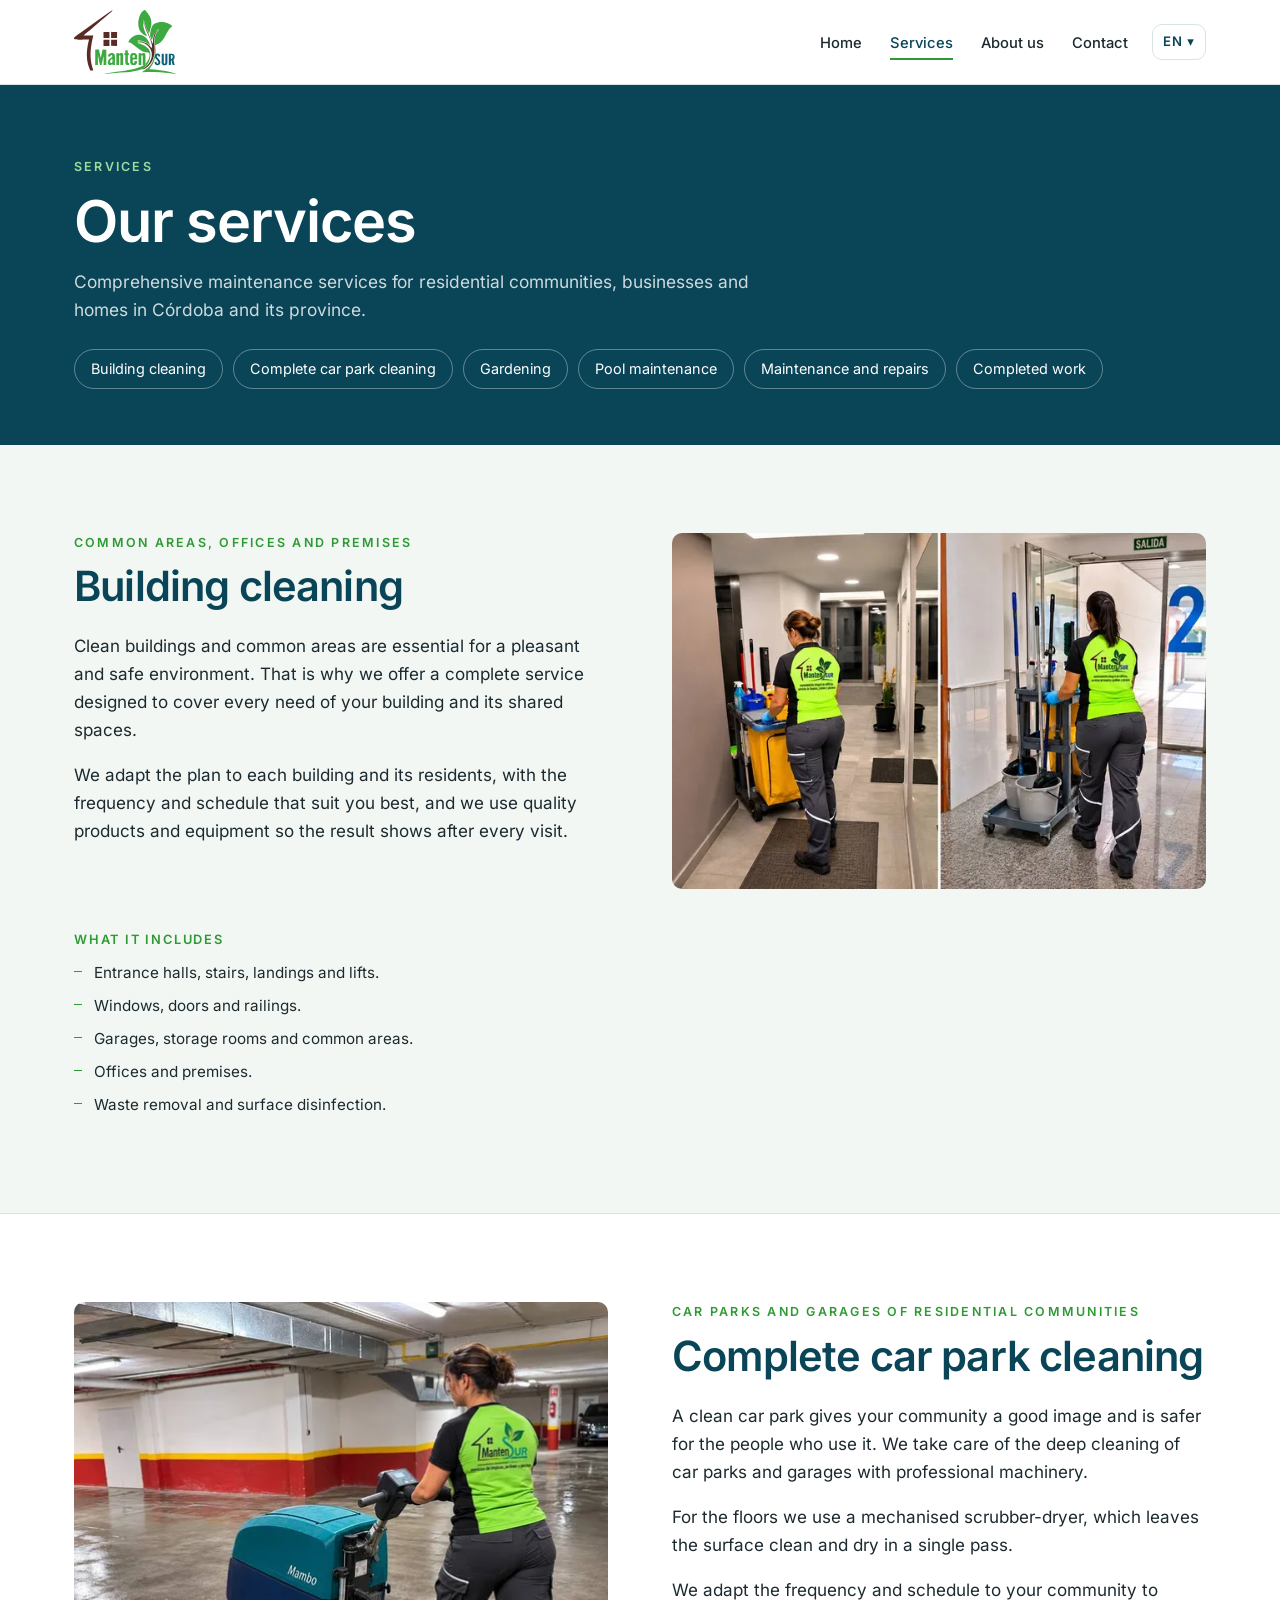
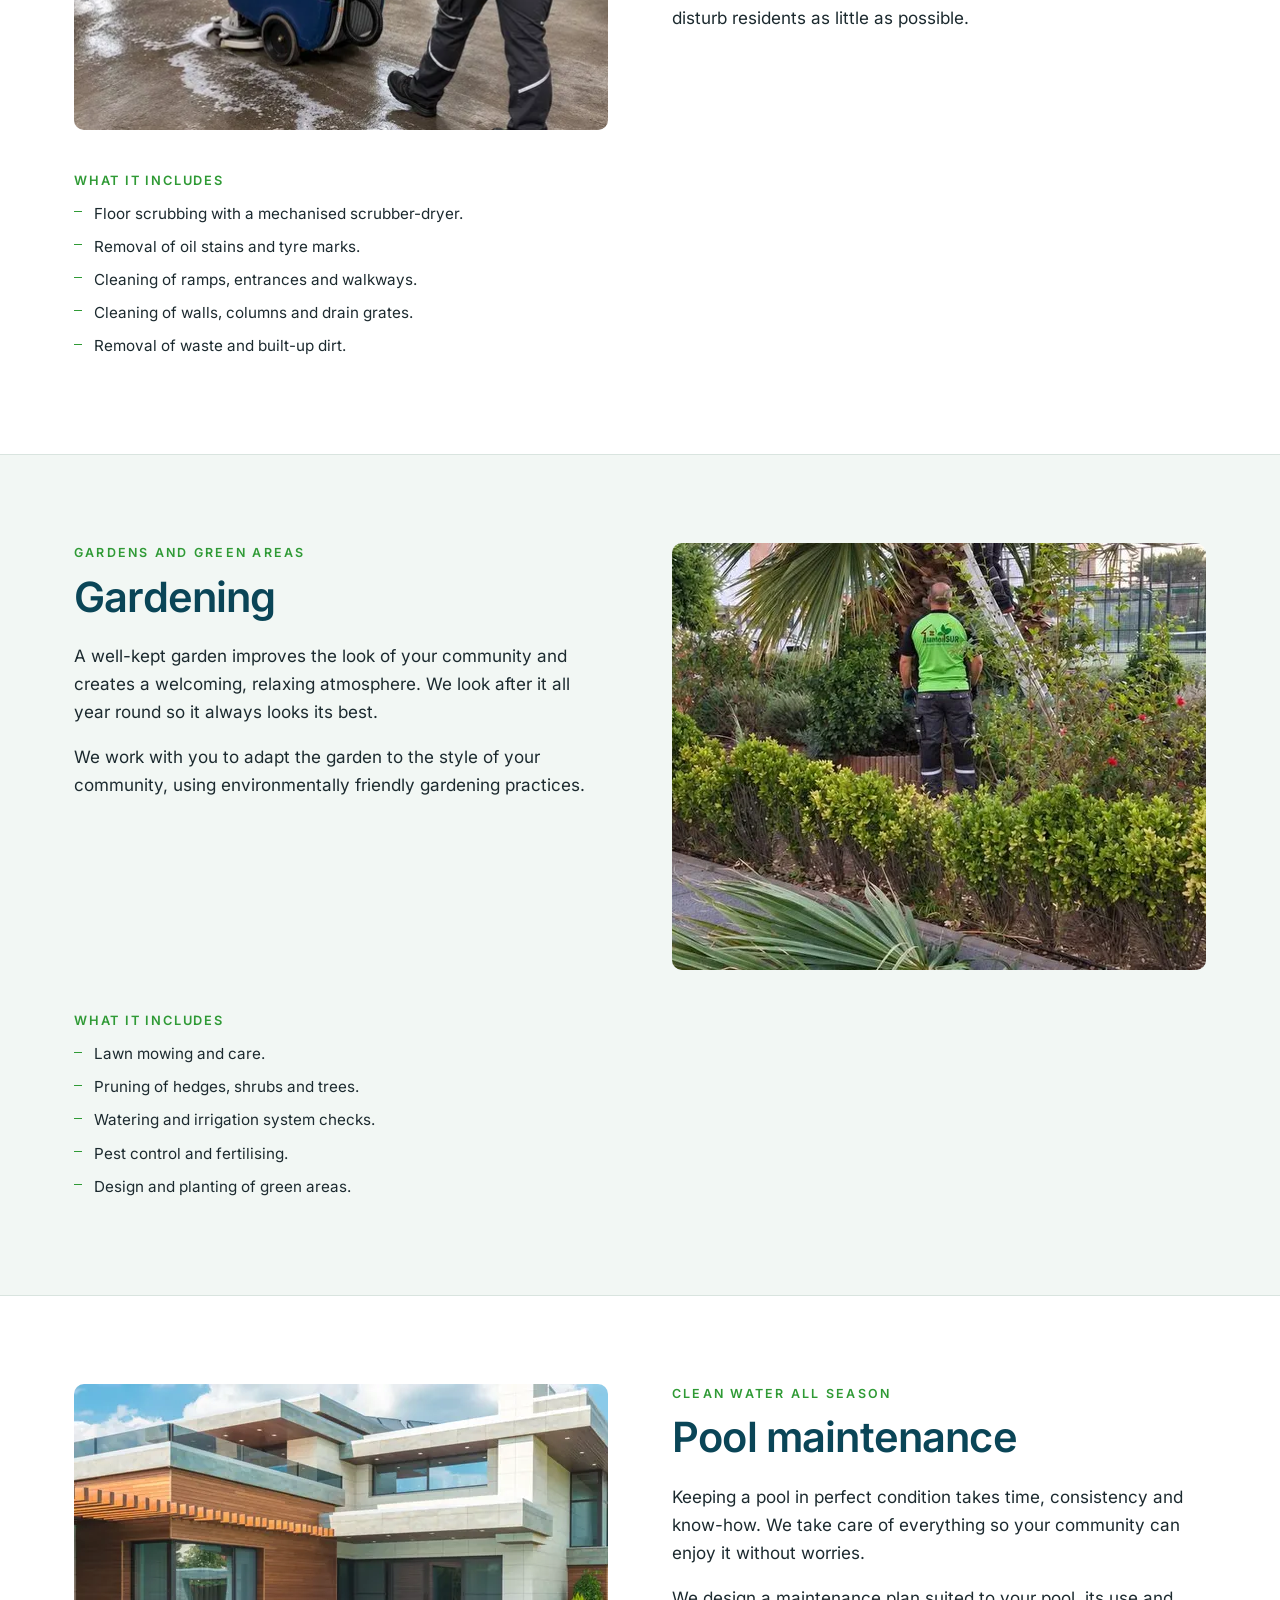
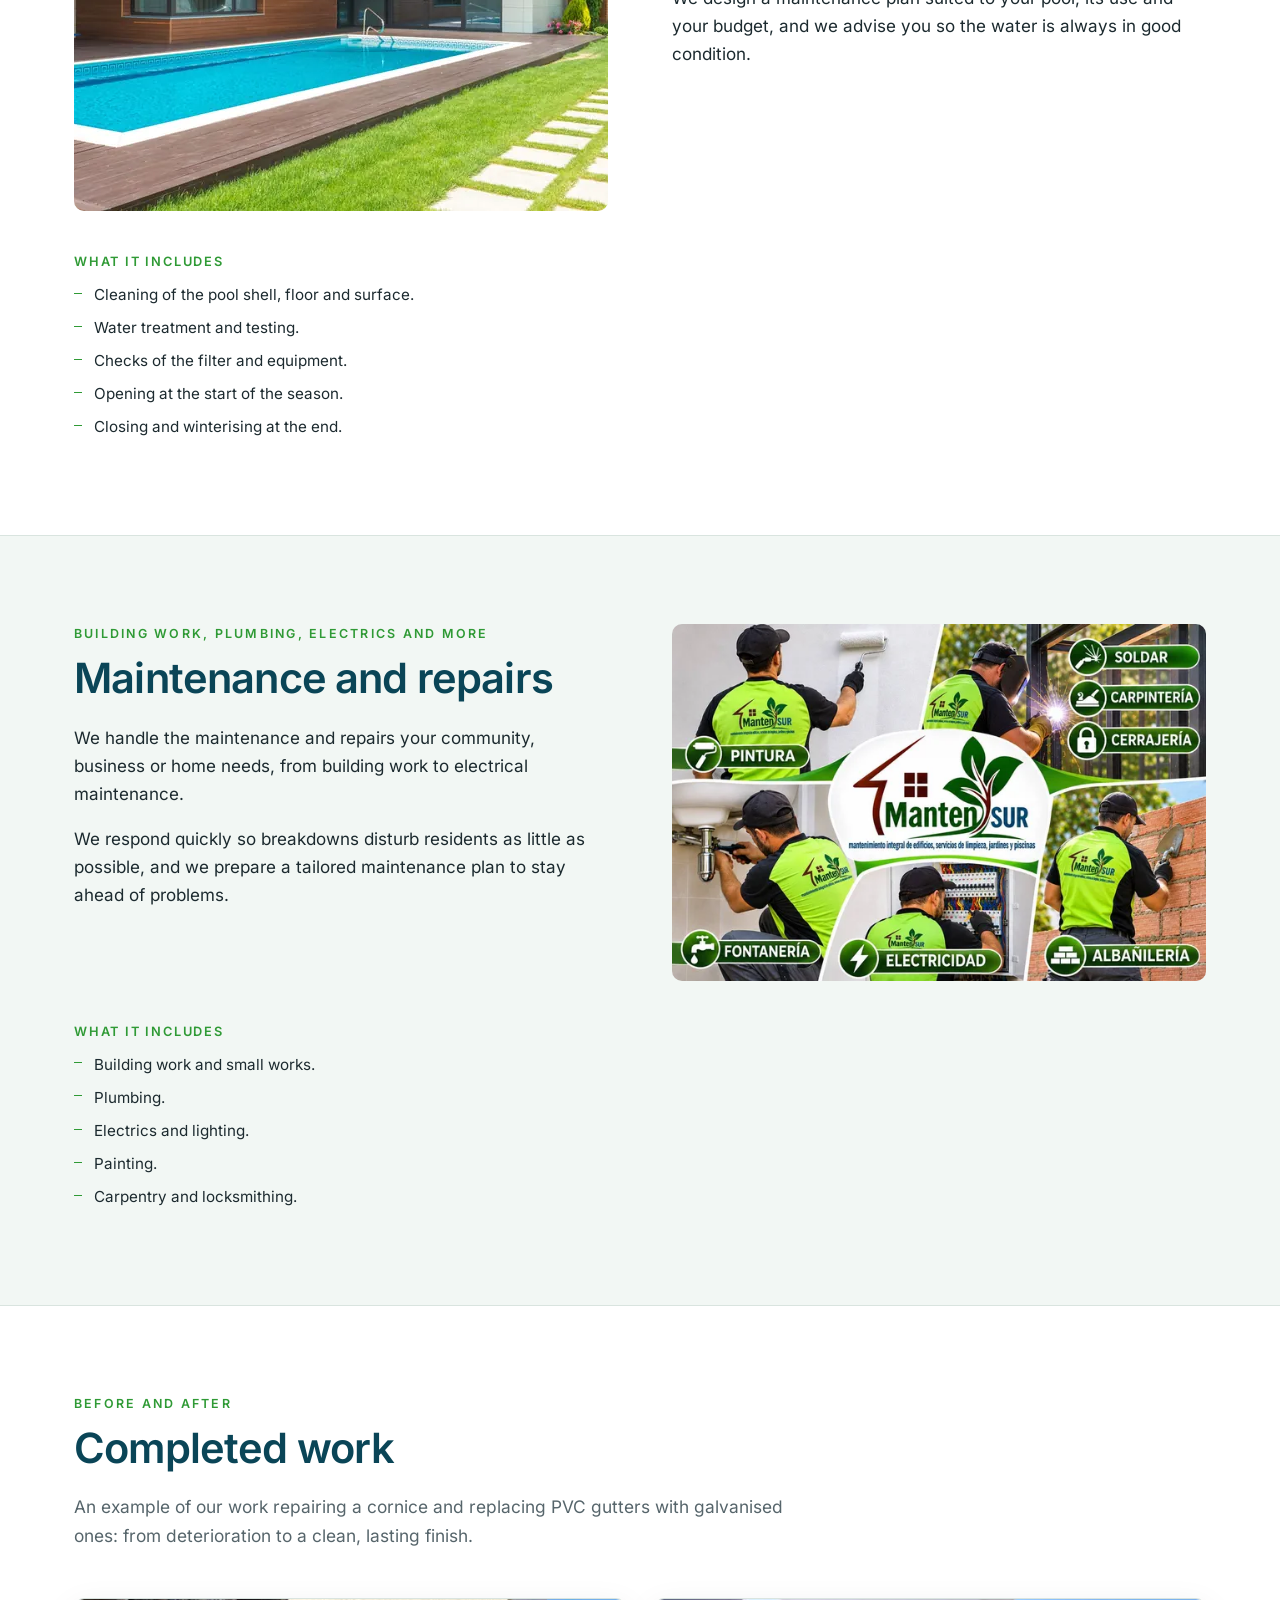
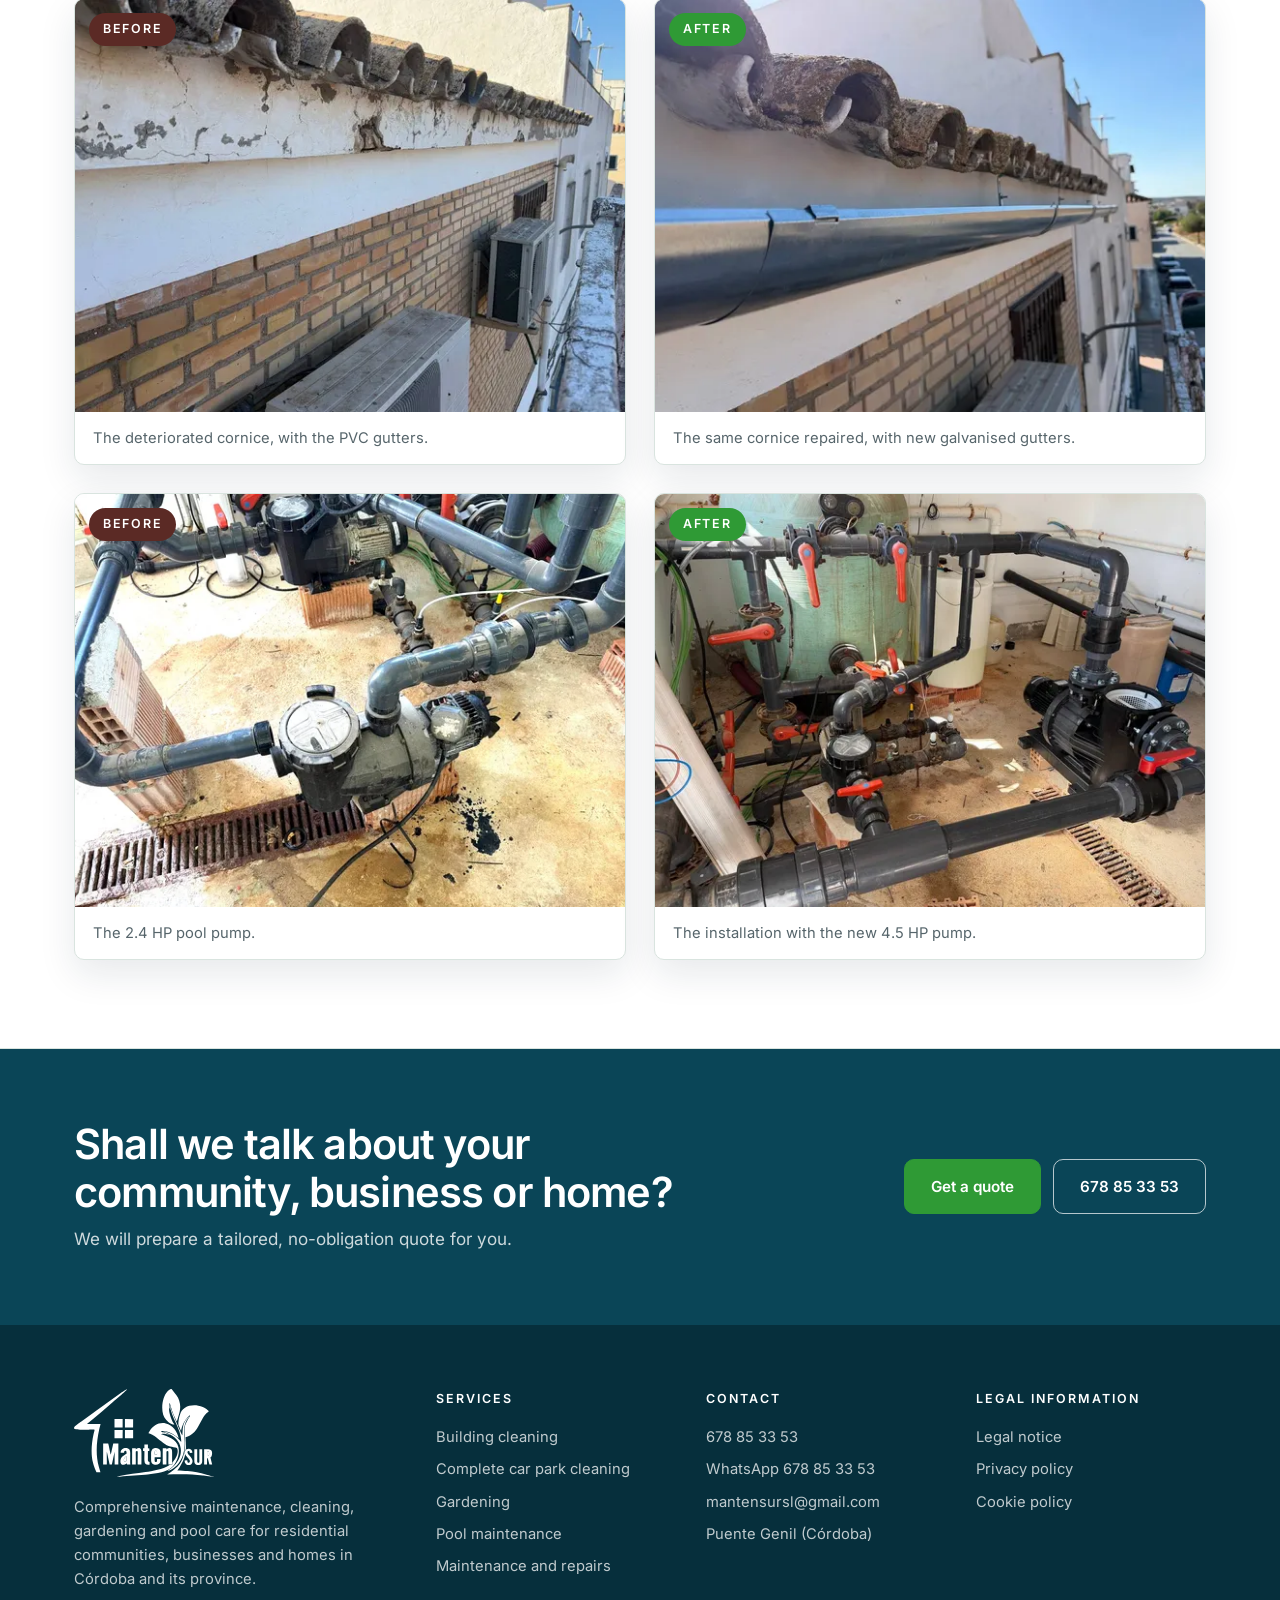
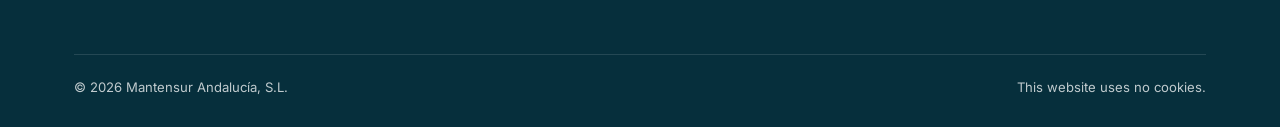
<file: en/services/index.html>
<!doctype html>
<html lang="en">
<head>
<meta charset="utf-8">
<meta name="viewport" content="width=device-width, initial-scale=1">
<title>Our services · Mantensur</title>
<meta name="description" content="Building cleaning, gardening, pool maintenance and repairs for residential communities, businesses and homes in Córdoba and its province.">
<link rel="canonical" href="https://www.mantensur.com/en/services/">
<link rel="alternate" hreflang="es" href="https://www.mantensur.com/servicios/"><link rel="alternate" hreflang="en" href="https://www.mantensur.com/en/services/"><link rel="alternate" hreflang="x-default" href="https://www.mantensur.com/servicios/">
<meta property="og:type" content="website">
<meta property="og:title" content="Our services · Mantensur">
<meta property="og:description" content="Building cleaning, gardening, pool maintenance and repairs for residential communities, businesses and homes in Córdoba and its province.">
<meta property="og:url" content="https://www.mantensur.com/en/services/">
<meta property="og:image" content="https://www.mantensur.com/img/compartir.jpg">
<meta property="og:locale" content="en_GB">
<meta name="theme-color" content="#0a4557">
<link rel="icon" href="/favicon.svg" type="image/svg+xml">
<link rel="preload" href="/fuentes/inter-latin-400-normal.woff2" as="font" type="font/woff2" crossorigin>
<link rel="stylesheet" href="/estilo.css?v=f1481cd4">

</head>
<body>
<a class="saltar" href="#contenido">Skip to content</a>
<header class="cabecera"><div class="contenedor">
<a class="logo" href="/en/" aria-label="Mantensur, go to the home page"><img src="/img/logo.svg?v=1" width="3146" height="1975" alt="Mantensur"></a>
<nav aria-label="Main menu"><ul class="menu"><li><a href="/en/">Home</a></li><li><a href="/en/services/" aria-current="page">Services</a></li><li><a href="/en/about/">About us</a></li><li><a href="/en/contact/">Contact</a></li></ul></nav>
<div class="idiomas"><button type="button" aria-expanded="false" aria-label="Change language">EN ▾</button><ul><li><a href="/servicios/" hreflang="es" lang="es">Español</a></li><li><a href="/en/services/" hreflang="en" lang="en" aria-current="true">English</a></li></ul></div>
<button class="boton-menu" type="button" aria-expanded="false" aria-label="Open the menu"><svg viewBox="0 0 24 24" fill="none" stroke="currentColor" stroke-width="1.8"><path d="M4 7h16M4 12h16M4 17h16"/></svg></button>
</div></header>
<main id="contenido">
<section class="titular"><div class="contenedor"><span class="antetitulo">Services</span><h1>Our services</h1><p>Comprehensive maintenance services for residential communities, businesses and homes in Córdoba and its province.</p><div class="indice"><a href="#limpieza-de-edificios">Building cleaning</a><a href="#limpieza-integral-de-parking">Complete car park cleaning</a><a href="#jardineria">Gardening</a><a href="#mantenimiento-de-piscinas">Pool maintenance</a><a href="#mantenimiento-y-reparaciones">Maintenance and repairs</a><a href="#trabajos-realizados">Completed work</a></div></div></section><section class="detalle" id="limpieza-de-edificios"><div class="contenedor"><div class="dos"><div><span class="antetitulo">Common areas, offices and premises</span><h2>Building cleaning</h2><p>Clean buildings and common areas are essential for a pleasant and safe environment. That is why we offer a complete service designed to cover every need of your building and its shared spaces.</p><p>We adapt the plan to each building and its residents, with the frequency and schedule that suit you best, and we use quality products and equipment so the result shows after every visit.</p></div><div><img src="/img/limpieza-1100.webp?v=dc2efbbf" srcset="/img/limpieza-640.webp?v=5e96f735 640w, /img/limpieza-1100.webp?v=dc2efbbf 1100w" sizes="(max-width:900px) 100vw, 560px" alt="Mantensur cleaner mopping the floor of a lobby" loading="lazy" decoding="async" class="entera"></div></div><div class="lista-tareas"><div class="tareas"><h4>What it includes</h4><ul><li>Entrance halls, stairs, landings and lifts.</li><li>Windows, doors and railings.</li><li>Garages, storage rooms and common areas.</li><li>Offices and premises.</li><li>Waste removal and surface disinfection.</li></ul></div></div></div></section><section class="detalle" id="limpieza-integral-de-parking"><div class="contenedor"><div class="dos"><div><img src="/img/parking-1100.webp?v=8e095142" srcset="/img/parking-640.webp?v=b16490be 640w, /img/parking-1100.webp?v=8e095142 1100w" sizes="(max-width:900px) 100vw, 560px" alt="Community car park with a freshly cleaned floor" loading="lazy" decoding="async"></div><div><span class="antetitulo">Car parks and garages of residential communities</span><h2>Complete car park cleaning</h2><p>A clean car park gives your community a good image and is safer for the people who use it. We take care of the deep cleaning of car parks and garages with professional machinery.</p><p>For the floors we use a mechanised scrubber-dryer, which leaves the surface clean and dry in a single pass.</p><p>We adapt the frequency and schedule to your community to disturb residents as little as possible.</p></div></div><div class="lista-tareas"><div class="tareas"><h4>What it includes</h4><ul><li>Floor scrubbing with a mechanised scrubber-dryer.</li><li>Removal of oil stains and tyre marks.</li><li>Cleaning of ramps, entrances and walkways.</li><li>Cleaning of walls, columns and drain grates.</li><li>Removal of waste and built-up dirt.</li></ul></div></div></div></section><section class="detalle" id="jardineria"><div class="contenedor"><div class="dos"><div><span class="antetitulo">Gardens and green areas</span><h2>Gardening</h2><p>A well-kept garden improves the look of your community and creates a welcoming, relaxing atmosphere. We look after it all year round so it always looks its best.</p><p>We work with you to adapt the garden to the style of your community, using environmentally friendly gardening practices.</p></div><div><img src="/img/jardineria-1100.webp?v=0a91da84" srcset="/img/jardineria-640.webp?v=73333288 640w, /img/jardineria-1100.webp?v=0a91da84 1100w" sizes="(max-width:900px) 100vw, 560px" alt="Gardener mowing the lawn with a lawn mower" loading="lazy" decoding="async"></div></div><div class="lista-tareas"><div class="tareas"><h4>What it includes</h4><ul><li>Lawn mowing and care.</li><li>Pruning of hedges, shrubs and trees.</li><li>Watering and irrigation system checks.</li><li>Pest control and fertilising.</li><li>Design and planting of green areas.</li></ul></div></div></div></section><section class="detalle" id="mantenimiento-de-piscinas"><div class="contenedor"><div class="dos"><div><img src="/img/piscinas-1100.webp?v=a8974e37" srcset="/img/piscinas-640.webp?v=615e031b 640w, /img/piscinas-1100.webp?v=a8974e37 1100w" sizes="(max-width:900px) 100vw, 560px" alt="Private swimming pool with lawn and decking" loading="lazy" decoding="async"></div><div><span class="antetitulo">Clean water all season</span><h2>Pool maintenance</h2><p>Keeping a pool in perfect condition takes time, consistency and know-how. We take care of everything so your community can enjoy it without worries.</p><p>We design a maintenance plan suited to your pool, its use and your budget, and we advise you so the water is always in good condition.</p></div></div><div class="lista-tareas"><div class="tareas"><h4>What it includes</h4><ul><li>Cleaning of the pool shell, floor and surface.</li><li>Water treatment and testing.</li><li>Checks of the filter and equipment.</li><li>Opening at the start of the season.</li><li>Closing and winterising at the end.</li></ul></div></div></div></section><section class="detalle" id="mantenimiento-y-reparaciones"><div class="contenedor"><div class="dos"><div><span class="antetitulo">Building work, plumbing, electrics and more</span><h2>Maintenance and repairs</h2><p>We handle the maintenance and repairs your community, business or home needs, from building work to electrical maintenance.</p><p>We respond quickly so breakdowns disturb residents as little as possible, and we prepare a tailored maintenance plan to stay ahead of problems.</p></div><div><img src="/img/reparaciones2-1100.webp?v=25119165" srcset="/img/reparaciones2-640.webp?v=c30a1226 640w, /img/reparaciones2-1100.webp?v=25119165 1100w" sizes="(max-width:900px) 100vw, 560px" alt="Mantensur workers painting, welding, plumbing, doing electrical and building work" loading="lazy" decoding="async" class="entera"></div></div><div class="lista-tareas"><div class="tareas"><h4>What it includes</h4><ul><li>Building work and small works.</li><li>Plumbing.</li><li>Electrics and lighting.</li><li>Painting.</li><li>Carpentry and locksmithing.</li></ul></div></div></div></section><section class="detalle trabajos" id="trabajos-realizados"><div class="contenedor"><div class="cabeza"><span class="antetitulo">Before and after</span><h2>Completed work</h2><p>An example of our work repairing a cornice and replacing PVC gutters with galvanised ones: from deterioration to a clean, lasting finish.</p></div><div class="antes-despues"><figure class="caso"><span class="etiqueta antes">Before</span><img src="/img/antes-1100.webp?v=817a4cac" srcset="/img/antes-640.webp?v=3a894f22 640w, /img/antes-1100.webp?v=817a4cac 1100w" sizes="(max-width:900px) 100vw, 560px" alt="Deteriorated cornice with PVC gutters" loading="lazy" decoding="async"><figcaption>The deteriorated cornice, with the PVC gutters.</figcaption></figure><figure class="caso"><span class="etiqueta despues">After</span><img src="/img/despues-1100.webp?v=a94a2913" srcset="/img/despues-640.webp?v=8f395bed 640w, /img/despues-1100.webp?v=a94a2913 1100w" sizes="(max-width:900px) 100vw, 560px" alt="Repaired cornice with new galvanised gutters" loading="lazy" decoding="async"><figcaption>The same cornice repaired, with new galvanised gutters.</figcaption></figure><figure class="caso"><span class="etiqueta antes">Before</span><img src="/img/antes2-1100.webp?v=4920d394" srcset="/img/antes2-640.webp?v=5c939d79 640w, /img/antes2-1100.webp?v=4920d394 1100w" sizes="(max-width:900px) 100vw, 560px" alt="Swimming pool pump of 2.4 HP before replacement" loading="lazy" decoding="async"><figcaption>The 2.4 HP pool pump.</figcaption></figure><figure class="caso"><span class="etiqueta despues">After</span><img src="/img/despues2-1100.webp?v=9e1752d4" srcset="/img/despues2-640.webp?v=a3c46e2c 640w, /img/despues2-1100.webp?v=9e1752d4 1100w" sizes="(max-width:900px) 100vw, 560px" alt="Pump room with the new 4.5 HP pump installed" loading="lazy" decoding="async"><figcaption>The installation with the new 4.5 HP pump.</figcaption></figure></div></div></section><section class="llamada"><div class="contenedor">
<div><h2>Shall we talk about your community, business or home?</h2><p>We will prepare a tailored, no-obligation quote for you.</p></div>
<div style="display:flex;gap:12px;flex-wrap:wrap"><a class="boton" href="/en/contact/">Get a quote</a><a class="boton claro" href="tel:+34678853353">678 85 33 53</a></div>
</div></section>
</main>
<footer class="pie"><div class="contenedor">
<div class="rejilla">
<div><a class="logo" href="/en/" aria-label="Mantensur, go to the home page"><img src="/img/logo-blanco.svg?v=1" width="3146" height="1975" alt="Mantensur"></a><p style="margin-top:18px">Comprehensive maintenance, cleaning, gardening and pool care for residential communities, businesses and homes in Córdoba and its province.</p></div>
<div><h4>Services</h4><ul><li><a href="/en/services/#limpieza-de-edificios">Building cleaning</a></li><li><a href="/en/services/#limpieza-integral-de-parking">Complete car park cleaning</a></li><li><a href="/en/services/#jardineria">Gardening</a></li><li><a href="/en/services/#mantenimiento-de-piscinas">Pool maintenance</a></li><li><a href="/en/services/#mantenimiento-y-reparaciones">Maintenance and repairs</a></li></ul></div>
<div><h4>Contact</h4><ul>
<li><a href="tel:+34678853353">678 85 33 53</a></li>
<li><a href="https://wa.me/34678853353" target="_blank" rel="noopener" title="WhatsApp">WhatsApp <span style="white-space:nowrap">678 85 33 53</span></a></li>
<li><a href="mailto:mantensursl@gmail.com">mantensursl@gmail.com</a></li>
<li>Puente Genil (Córdoba)</li></ul></div>
<div><h4>Legal information</h4><ul><li><a href="/en/legal-notice/">Legal notice</a></li><li><a href="/en/privacy/">Privacy policy</a></li><li><a href="/en/cookies/">Cookie policy</a></li></ul></div>
</div>
<div class="bajo"><span>© 2026 Mantensur Andalucía, S.L.</span><span>This website uses no cookies.</span></div>
</div></footer>
<script src="/web.js" defer></script>
</body>
</html>
</file>
<file: estilo.css>
/* Mantensur · hoja de estilo única (sin librerías: la web no carga nada de fuera) */
@font-face{font-family:"Inter";font-weight:400;font-display:swap;src:url(/fuentes/inter-latin-400-normal.woff2) format("woff2")}
@font-face{font-family:"Inter";font-weight:500;font-display:swap;src:url(/fuentes/inter-latin-500-normal.woff2) format("woff2")}
@font-face{font-family:"Inter";font-weight:600;font-display:swap;src:url(/fuentes/inter-latin-600-normal.woff2) format("woff2")}

:root{
  /* colores del logo: azul petróleo #0C607C, verde #3DAA41, marrón #5B2A25 */
  --marino:#0a4557; --marino-2:#0C607C; --tinta:#1c2a2f; --gris:#56656b; --linea:#d9e4df;
  --papel:#f2f7f4; --blanco:#fff; --oro:#2f9a35; --oro-claro:#9ddc9f; --marron:#5B2A25;
  --serif:"Inter",system-ui,-apple-system,"Segoe UI",Roboto,sans-serif; --sans:"Inter",system-ui,-apple-system,"Segoe UI",Roboto,sans-serif;
  --ancho:1180px; --radio:10px;
}
*{box-sizing:border-box}
html{scroll-behavior:smooth;-webkit-text-size-adjust:100%}
body{margin:0;font-family:var(--sans);font-size:17px;line-height:1.65;color:var(--tinta);background:var(--blanco)}
img{max-width:100%;height:auto;display:block}
a{color:var(--marino-2)}
a:hover{color:var(--oro)}
h1,h2,h3{font-family:var(--serif);font-weight:600;color:var(--marino);line-height:1.15;letter-spacing:-.02em;margin:0 0 .5em}
h1{font-size:clamp(2.3rem,5vw,3.6rem)}
h2{font-size:clamp(1.9rem,3.6vw,2.6rem)}
h3{font-size:1.55rem}
p{margin:0 0 1em}
.contenedor{max-width:var(--ancho);margin:0 auto;padding:0 24px}
.saltar{position:absolute;left:-999px;top:0;background:var(--marino);color:#fff;padding:10px 16px;z-index:100}
.saltar:focus{left:16px}
.antetitulo{font-family:var(--sans);font-size:.78rem;font-weight:600;letter-spacing:.18em;text-transform:uppercase;color:var(--oro);margin-bottom:.8em;display:block}

/* ---------- cabecera ---------- */
.cabecera{position:sticky;top:0;z-index:50;background:rgba(255,255,255,.97);border-bottom:1px solid var(--linea);backdrop-filter:blur(6px)}
.cabecera .contenedor{display:flex;align-items:center;gap:24px;min-height:78px;padding-top:10px;padding-bottom:10px}
.logo{display:flex;align-items:center;gap:12px;text-decoration:none;color:var(--marino);margin-right:auto}
.logo img{display:block;height:64px;width:auto}
.pie .logo img{height:88px}
.logo b{display:block;font-family:var(--serif);font-size:1.4rem;font-weight:600;line-height:1.05;letter-spacing:.01em;white-space:nowrap}
.logo small{display:block;font-family:var(--serif);font-size:.92rem;font-weight:600;letter-spacing:.01em;color:var(--marino);margin-top:3px;white-space:nowrap}
.menu{display:flex;gap:28px;list-style:none;margin:0;padding:0}
.menu a{text-decoration:none;color:var(--tinta);font-size:.92rem;font-weight:500;padding:6px 0;border-bottom:2px solid transparent}
.menu a:hover,.menu a[aria-current=page]{color:var(--marino);border-bottom-color:var(--oro)}
.idiomas{position:relative}
.idiomas button{font:inherit;font-size:.82rem;font-weight:600;letter-spacing:.08em;color:var(--marino);background:none;border:1px solid var(--linea);border-radius:var(--radio);padding:6px 10px;cursor:pointer;white-space:nowrap;flex:none}
.idiomas ul{display:none;position:absolute;right:0;top:calc(100% + 6px);background:#fff;border:1px solid var(--linea);border-radius:var(--radio);list-style:none;margin:0;padding:6px 0;min-width:160px;box-shadow:0 10px 30px rgba(16,37,63,.12)}
.idiomas.abierto ul{display:block}
.idiomas a{display:block;padding:7px 16px;text-decoration:none;color:var(--tinta);font-size:.92rem}
.idiomas a:hover,.idiomas a[aria-current=true]{background:var(--papel);color:var(--marino)}
.boton-menu{display:none;background:none;border:0;padding:8px;cursor:pointer;color:var(--marino)}
.boton-menu svg{width:28px;height:28px}

/* ---------- botones ---------- */
.boton{display:inline-block;font-weight:600;font-size:.95rem;text-decoration:none;padding:14px 26px;border-radius:var(--radio);border:1px solid var(--oro);background:var(--oro);color:#fff;transition:background .2s,color .2s}
.boton:hover{background:var(--marino);border-color:var(--marino);color:#fff}
.boton.claro{background:transparent;color:#fff;border-color:rgba(255,255,255,.7)}
.boton.claro:hover{background:#fff;color:var(--marino)}

/* ---------- portada ---------- */
.portada{position:relative;color:#fff;background:var(--marino) center/cover no-repeat;min-height:min(78vh,720px);display:flex;align-items:center}
.portada::before{content:"";position:absolute;inset:0;background:linear-gradient(100deg,rgba(10,26,46,.92) 0%,rgba(10,26,46,.78) 45%,rgba(10,26,46,.35) 100%)}
.portada picture,.portada picture img{position:absolute;inset:0;width:100%;height:100%;object-fit:cover;z-index:0}
.portada picture{z-index:0}
.portada::before{z-index:1}
.portada .contenedor{position:relative;z-index:2;padding-top:80px;padding-bottom:80px}
.portada h1{color:#fff;max-width:760px}
.portada p{font-size:1.15rem;max-width:620px;color:rgba(255,255,255,.88)}
.portada .acciones{display:flex;gap:14px;flex-wrap:wrap;margin-top:28px}
.portada .antetitulo{color:var(--oro-claro)}
.cifras{display:flex;gap:48px;flex-wrap:wrap;margin-top:48px;padding-top:28px;border-top:1px solid rgba(255,255,255,.2)}
.cifras b{display:block;font-family:var(--serif);font-size:2.4rem;font-weight:600;color:var(--oro-claro);line-height:1}
.cifras span{font-size:.85rem;color:rgba(255,255,255,.75)}

/* ---------- cabecera de página interior ---------- */
.titular{background:var(--marino);color:#fff;padding:72px 0 56px}
.titular h1{color:#fff;margin:0}
.titular p{color:rgba(255,255,255,.8);max-width:680px;margin:14px 0 0;font-size:1.08rem}
.titular .antetitulo{color:var(--oro-claro)}

/* ---------- secciones ---------- */
.seccion{padding:96px 0}
.seccion.papel{background:var(--papel)}
.cabeza{max-width:720px;margin-bottom:48px}
.cabeza p{color:var(--gris);font-size:1.08rem}
.servicios{display:grid;grid-template-columns:repeat(4,1fr);gap:24px}
.servicio{background:#fff;border:1px solid var(--linea);border-radius:var(--radio);overflow:hidden;display:flex;flex-direction:column;text-decoration:none;color:inherit;transition:box-shadow .25s,transform .25s}
.servicio:hover{box-shadow:0 18px 40px rgba(16,37,63,.12);transform:translateY(-3px);color:inherit}
.servicio img{aspect-ratio:4/3;object-fit:cover;width:100%}
.servicio img[src*="limpieza"]{object-fit:contain;background:#f3f1ec}
.servicio div{padding:24px 24px 28px;display:flex;flex-direction:column;flex:1}
.servicio h3{font-size:1.45rem}
.servicio p{color:var(--gris);font-size:.95rem;flex:1}
.servicio span{font-size:.85rem;font-weight:600;color:var(--oro);letter-spacing:.04em}
.dos{display:grid;grid-template-columns:1fr 1fr;gap:64px;align-items:center}
.dos img{border-radius:var(--radio);width:100%;aspect-ratio:5/4;object-fit:cover}
.dos img.entera{aspect-ratio:auto;object-fit:contain}
.dos img.entera[src*="jardineria2"]{width:auto;max-width:100%;max-height:680px;display:block;margin:0 auto}
.cita{font-family:var(--serif);font-size:1.7rem;line-height:1.3;color:var(--marino);border-left:3px solid var(--oro);padding:4px 0 4px 24px;margin:28px 0}
.ventajas{display:grid;grid-template-columns:repeat(3,1fr);gap:40px;margin-top:8px}
.ventaja{border-top:2px solid var(--oro);padding-top:20px}
.ventaja h3{font-size:1.35rem}
.ventaja p{color:var(--gris);font-size:.95rem;margin:0}
.llamada{background:var(--marino);color:#fff;padding:72px 0}
.llamada .contenedor{display:flex;align-items:center;justify-content:space-between;gap:32px;flex-wrap:wrap}
.llamada h2{color:#fff;margin:0;max-width:640px}
.llamada p{margin:8px 0 0;color:rgba(255,255,255,.8)}
.colegiado{display:flex;align-items:center;gap:20px;margin-top:32px}
.colegiado img{width:150px;height:auto;flex:none;aspect-ratio:auto;object-fit:contain;border-radius:0;mix-blend-mode:multiply}
.colegiado p{margin:0;font-size:.9rem;color:var(--gris)}

/* ---------- servicios en detalle ---------- */
.detalle{padding:88px 0;border-bottom:1px solid var(--linea);scroll-margin-top:90px}
.detalle:nth-of-type(even){background:var(--papel)}
.detalle .dos{align-items:start}
.lista-tareas{display:grid;grid-template-columns:1fr 1fr;gap:20px 40px;margin-top:40px}
.tareas h4{font-family:var(--sans);font-size:.8rem;letter-spacing:.14em;text-transform:uppercase;color:var(--oro);margin:0 0 10px}
.tareas ul{margin:0;padding:0;list-style:none}
.tareas li{position:relative;padding-left:20px;margin-bottom:8px;font-size:.95rem;color:var(--tinta)}
.tareas li::before{content:"";position:absolute;left:0;top:.7em;width:8px;height:1px;background:var(--oro)}
.antes-despues{display:grid;grid-template-columns:1fr 1fr;gap:28px}
.caso{margin:0;position:relative;background:#fff;border:1px solid var(--linea);border-radius:var(--radio);overflow:hidden;box-shadow:0 14px 36px rgba(16,37,63,.10)}
.caso img{width:100%;aspect-ratio:4/3;object-fit:cover}
.caso figcaption{padding:14px 18px;font-size:.92rem;color:var(--gris)}
.etiqueta{position:absolute;left:14px;top:14px;z-index:2;font-size:.78rem;font-weight:600;letter-spacing:.14em;text-transform:uppercase;color:#fff;padding:6px 14px;border-radius:40px;background:var(--marron)}
.etiqueta.despues{background:var(--oro)}
@media (max-width:900px){.antes-despues{grid-template-columns:1fr}}
.indice{display:flex;gap:10px;flex-wrap:wrap;margin-top:24px}
.indice a{color:#fff;text-decoration:none;font-size:.9rem;border:1px solid rgba(255,255,255,.35);border-radius:40px;padding:7px 16px}
.indice a:hover{background:#fff;color:var(--marino)}

/* ---------- contacto ---------- */
.contacto{display:grid;grid-template-columns:1fr 1.15fr;gap:56px}
.datos{list-style:none;margin:0 0 28px;padding:0}
.datos li{display:flex;gap:16px;padding:16px 0;border-bottom:1px solid var(--linea)}
.datos svg{width:22px;height:22px;flex:none;color:var(--oro);margin-top:3px}
.datos b{display:block;font-size:.78rem;letter-spacing:.14em;text-transform:uppercase;color:var(--gris);font-weight:600}
.datos a{text-decoration:none;color:var(--tinta)}
.mapa{display:block;border-radius:var(--radio);overflow:hidden;border:1px solid var(--linea);position:relative}
.mapa span{position:absolute;right:0;bottom:0;background:rgba(255,255,255,.85);font-size:.7rem;padding:2px 6px;color:var(--gris)}
.formulario{background:var(--papel);padding:40px;border-radius:var(--radio)}
.campo{margin-bottom:18px}
.campo label{display:block;font-size:.88rem;font-weight:500;margin-bottom:6px}
.campo input,.campo textarea,.campo select{width:100%;font:inherit;font-size:1rem;padding:12px 14px;border:1px solid #cfc8bb;border-radius:var(--radio);background:#fff;color:var(--tinta)}
.campo input:focus,.campo textarea:focus{outline:2px solid var(--oro);outline-offset:1px;border-color:var(--oro)}
.campo textarea{min-height:150px;resize:vertical}
.fila{display:grid;grid-template-columns:1fr 1fr;gap:16px}
.casilla{display:flex;gap:10px;align-items:flex-start;font-size:.88rem;margin:6px 0 20px}
.casilla input{margin-top:4px;width:18px;height:18px;flex:none}
.info-basica{font-size:.78rem;color:var(--gris);border:1px solid var(--linea);background:#fff;padding:12px 14px;border-radius:var(--radio);margin-bottom:20px}
.info-basica p{margin:0 0 4px}
.trampa{position:absolute;left:-9999px}
.aviso-form{margin-top:16px;padding:14px 16px;border-radius:var(--radio);display:none}
.aviso-form.ok{display:block;background:#e7f2ea;color:#1f5130}
.aviso-form.mal{display:block;background:#f8e5e2;color:#7a2318}
.boton[disabled]{opacity:.6;cursor:wait}

/* ---------- textos legales ---------- */
.legal{max-width:820px}
.legal h2{font-size:1.8rem;margin-top:1.6em}
.legal h3{font-size:1.3rem;margin-top:1.4em}
.legal table{width:100%;border-collapse:collapse;font-size:.92rem;margin:12px 0 24px}
.legal th,.legal td{border:1px solid var(--linea);padding:10px 12px;text-align:left;vertical-align:top}
.legal th{background:var(--papel);width:34%}
.pendiente{background:#fff3cd;color:#5a4300;padding:0 4px;border-radius:2px}

/* ---------- pie ---------- */
.pie{background:#062f3c;color:rgba(255,255,255,.75);padding:64px 0 28px;font-size:.92rem}
.pie .rejilla{display:grid;grid-template-columns:1.4fr 1fr 1fr 1fr;gap:40px}
.pie h4{color:#fff;font-family:var(--sans);font-size:.78rem;letter-spacing:.16em;text-transform:uppercase;margin:0 0 16px}
.pie ul{list-style:none;margin:0;padding:0}
.pie li{margin-bottom:8px}
.pie a{color:rgba(255,255,255,.75);text-decoration:none}
.pie a:hover{color:var(--oro-claro)}
.pie .logo{color:#fff;--fondo-marca:#062f3c}
.pie .logo small{color:rgba(255,255,255,.8)}
.pie .bajo{border-top:1px solid rgba(255,255,255,.12);margin-top:48px;padding-top:22px;display:flex;justify-content:space-between;gap:16px;flex-wrap:wrap;font-size:.82rem}

/* ---------- móvil y tableta ---------- */
@media (max-width:1080px){
  .servicios{grid-template-columns:repeat(2,1fr)}
  .pie .rejilla{grid-template-columns:1fr 1fr}
}
@media (max-width:900px){
  .boton-menu{display:block}
  .menu{display:none;position:absolute;left:0;right:0;top:100%;background:#fff;flex-direction:column;gap:0;border-bottom:1px solid var(--linea);padding:8px 24px 16px}
  .menu.abierto{display:flex}
  .menu a{display:block;padding:12px 0;border-bottom:1px solid var(--linea)}
  .dos,.contacto{grid-template-columns:1fr;gap:40px}
  .ventajas{grid-template-columns:1fr}
  .lista-tareas{grid-template-columns:1fr}
  .seccion{padding:64px 0}
  .detalle{padding:64px 0}
}
@media (max-width:600px){
  body{font-size:16px}
  .contenedor{padding:0 16px}
  .servicios{grid-template-columns:1fr}
  .fila{grid-template-columns:1fr}
  .formulario{padding:24px 18px}
  .cifras{display:grid;grid-template-columns:repeat(3,1fr);gap:12px;margin-top:36px}
  .cifras b{font-size:1.9rem}
  .cifras span{font-size:.75rem;display:block;line-height:1.3}
  .logo b{font-size:1.05rem}
  .logo small{font-size:.74rem}
  .logo img{height:50px}
  .cabecera .contenedor{padding-top:7px;padding-bottom:7px}
  .pie .logo img{height:72px}
  .logo{gap:8px;min-width:0}
  .idiomas button{padding:6px 8px}
  .pie .rejilla{grid-template-columns:1fr}
  .portada{min-height:auto}
}
@media (prefers-reduced-motion:reduce){*{transition:none!important;scroll-behavior:auto!important}}
</file>
